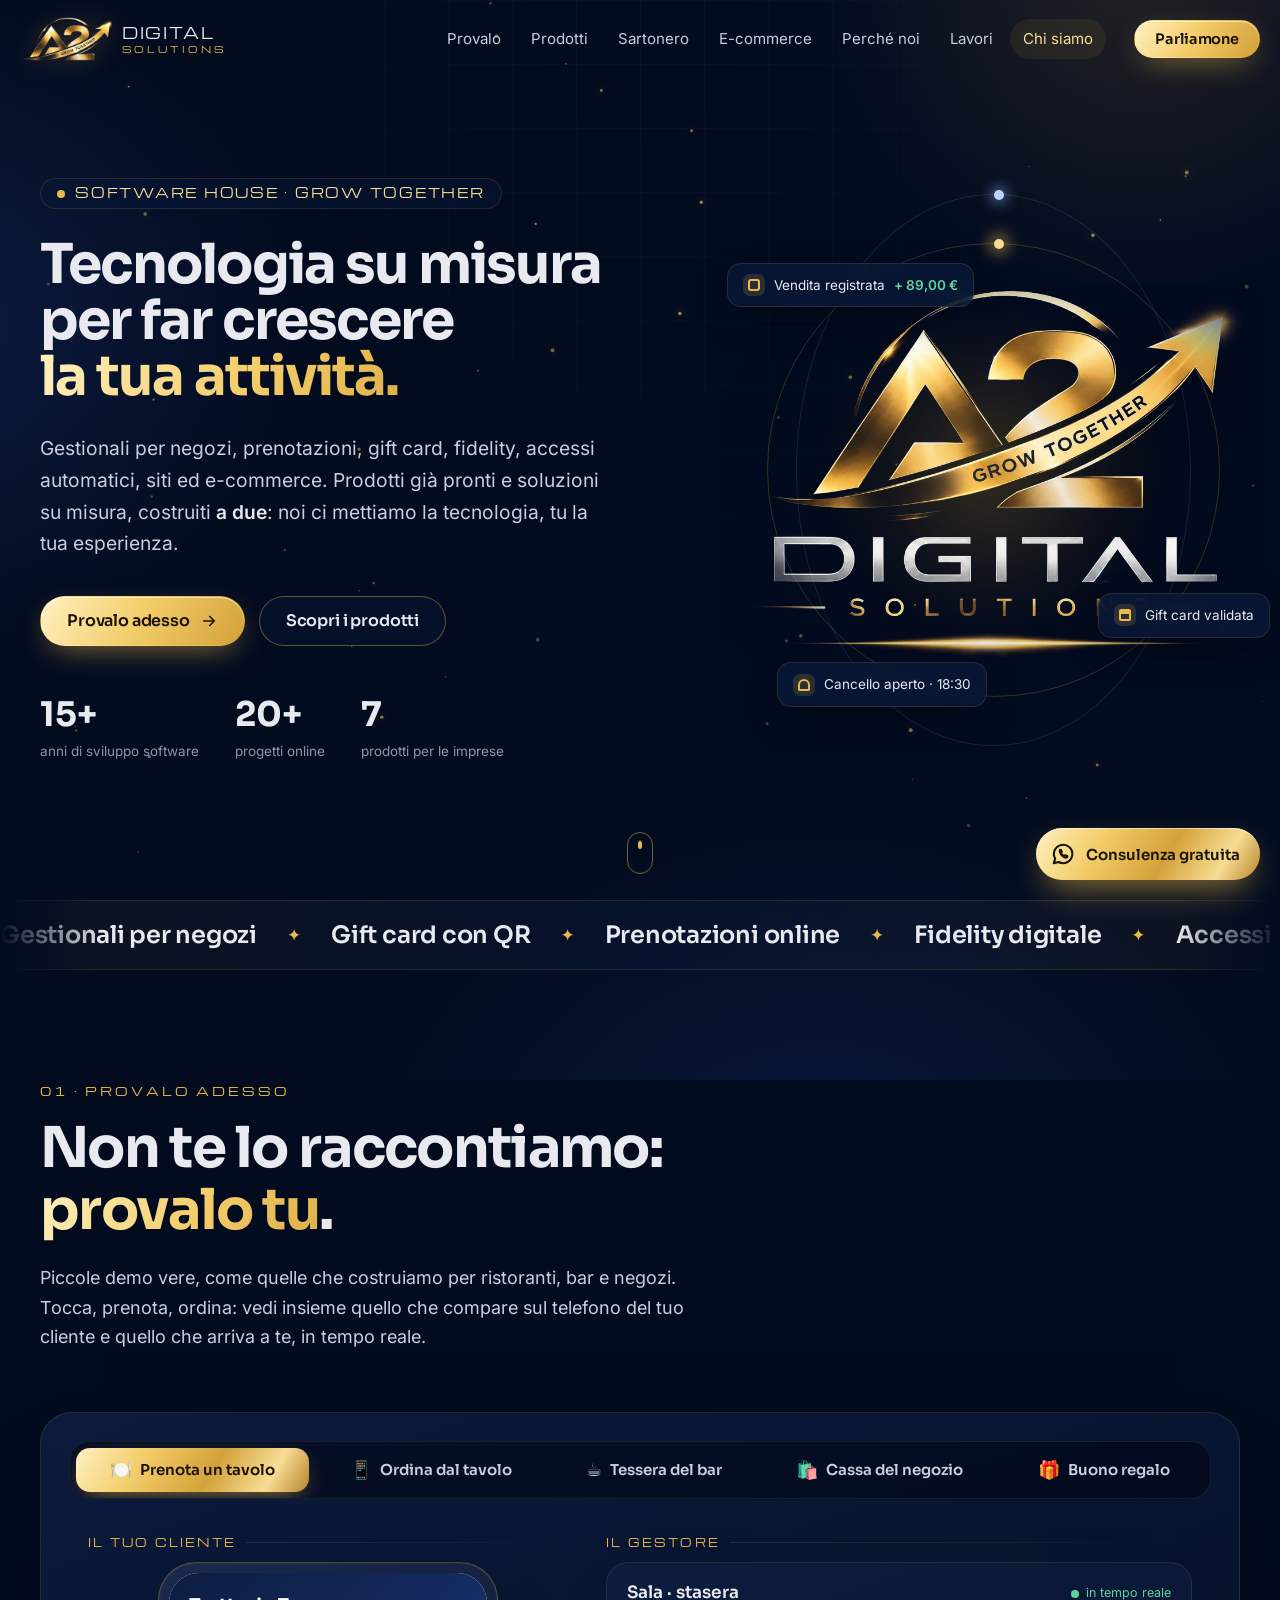
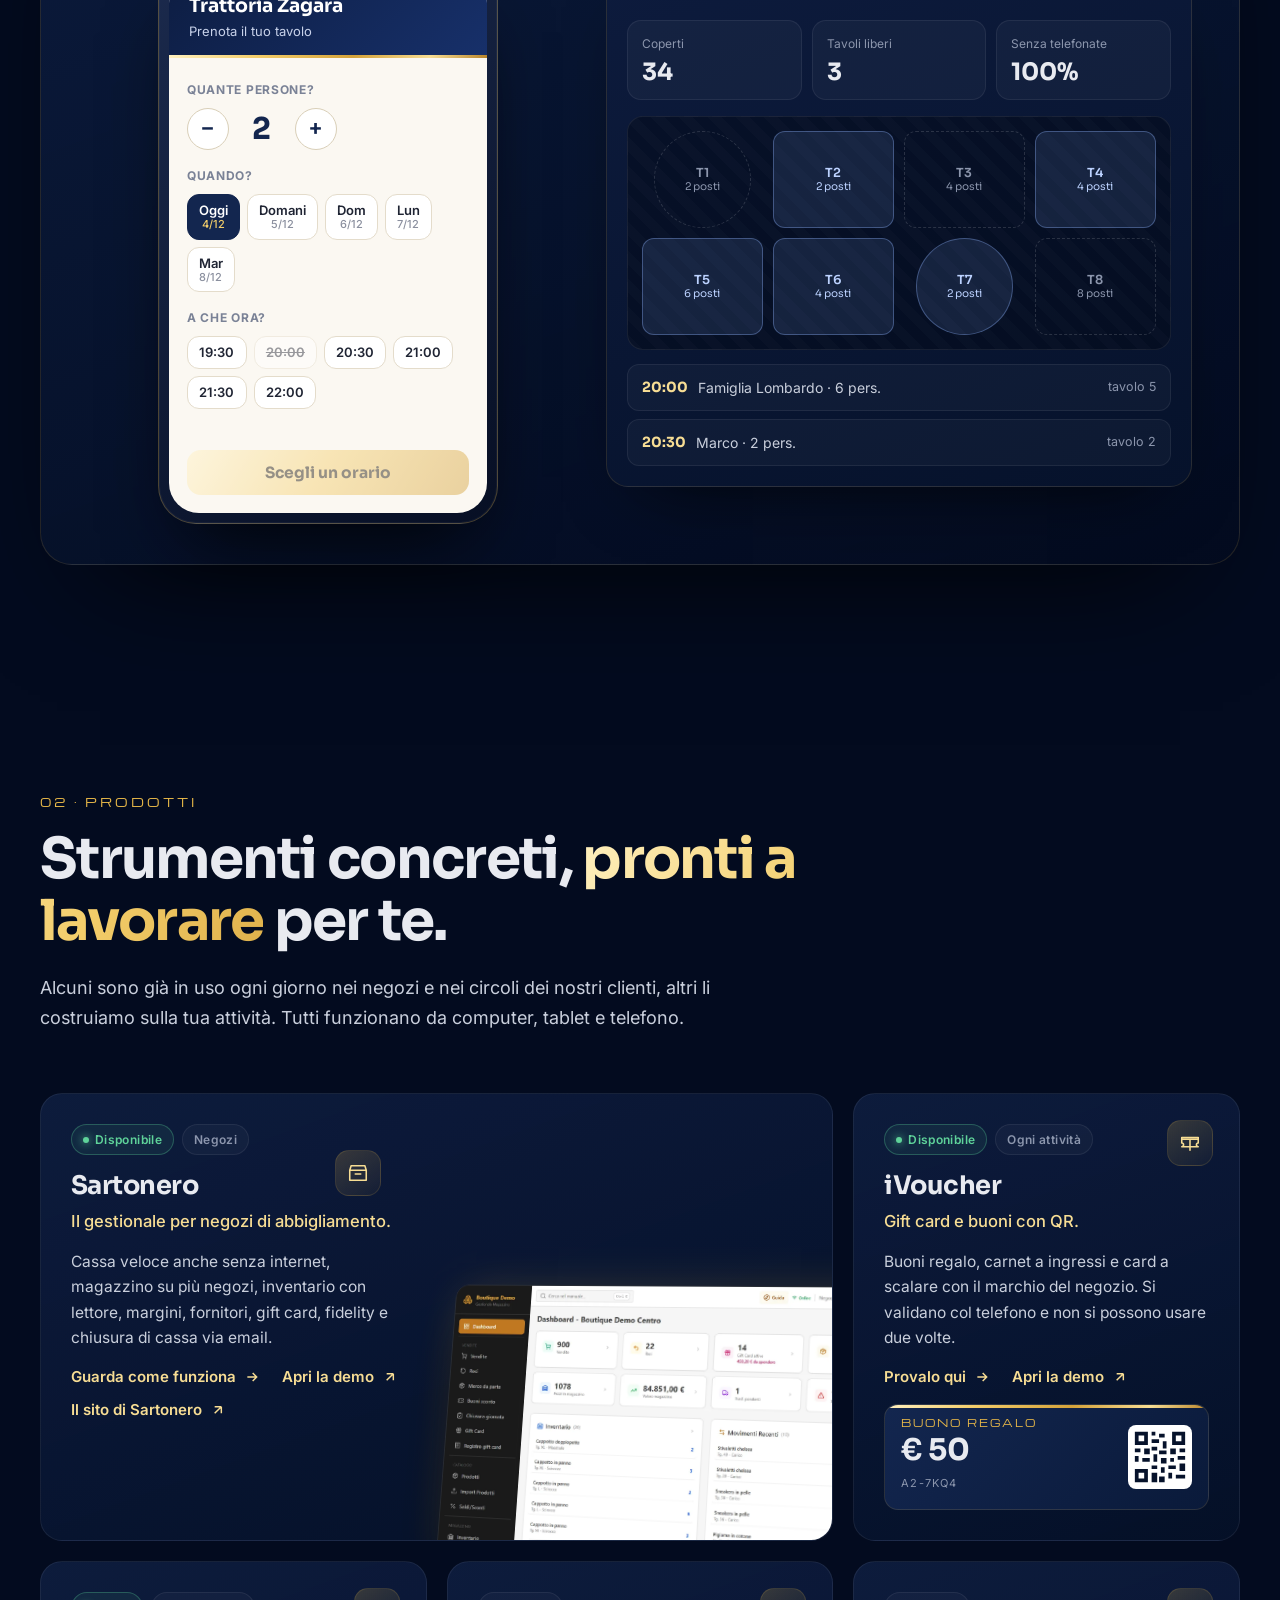
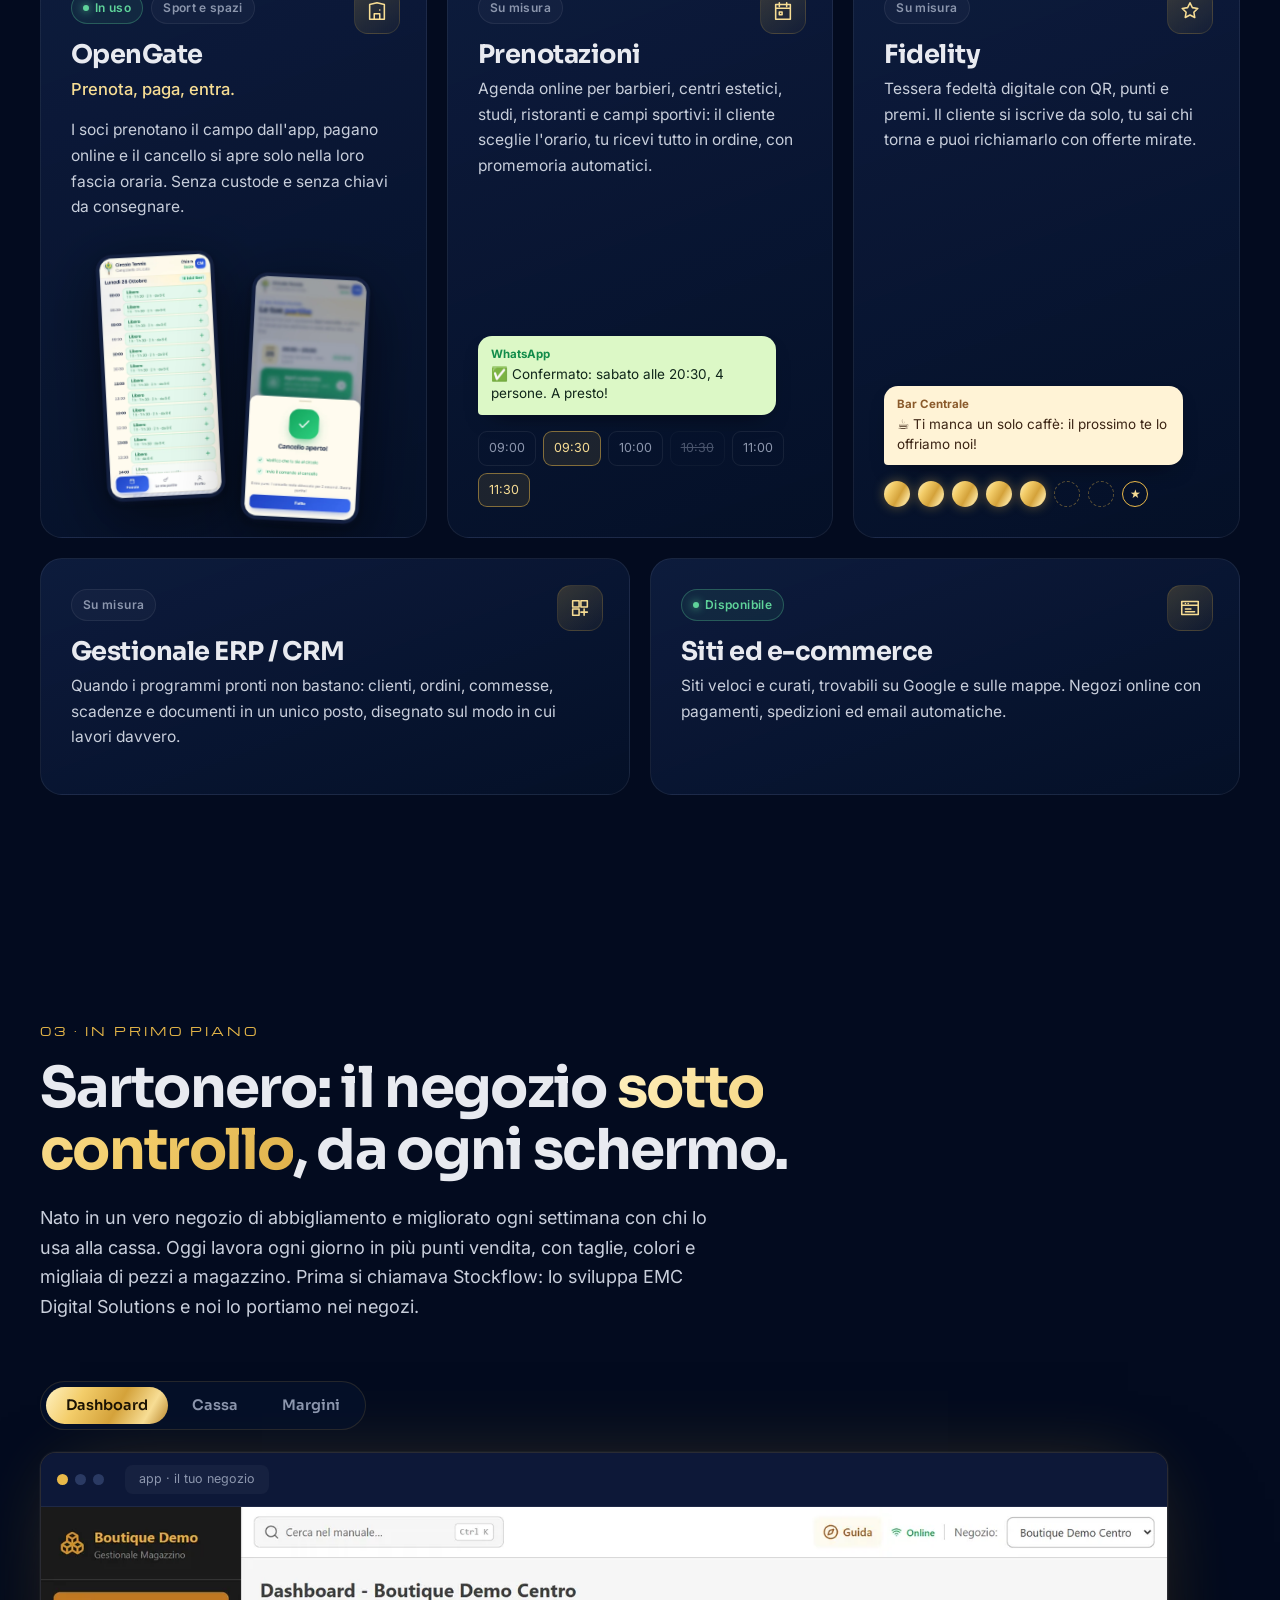
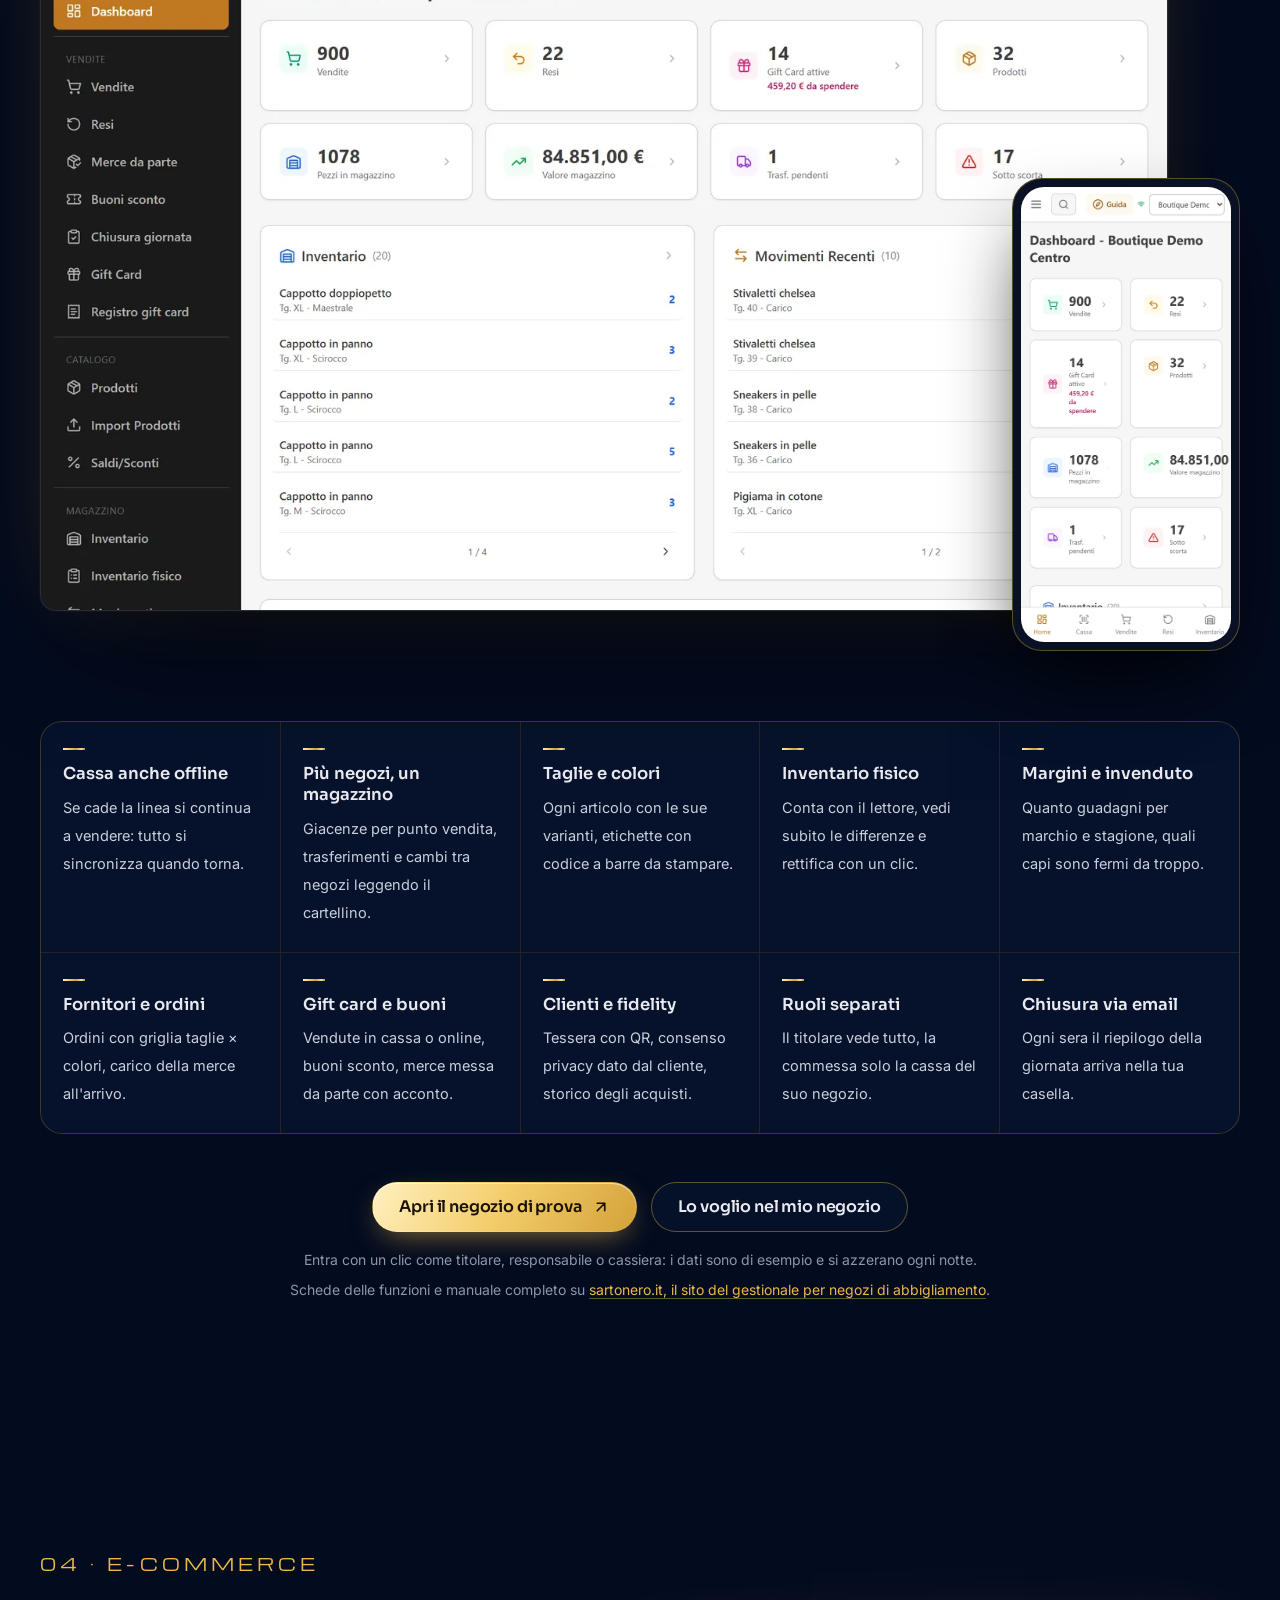
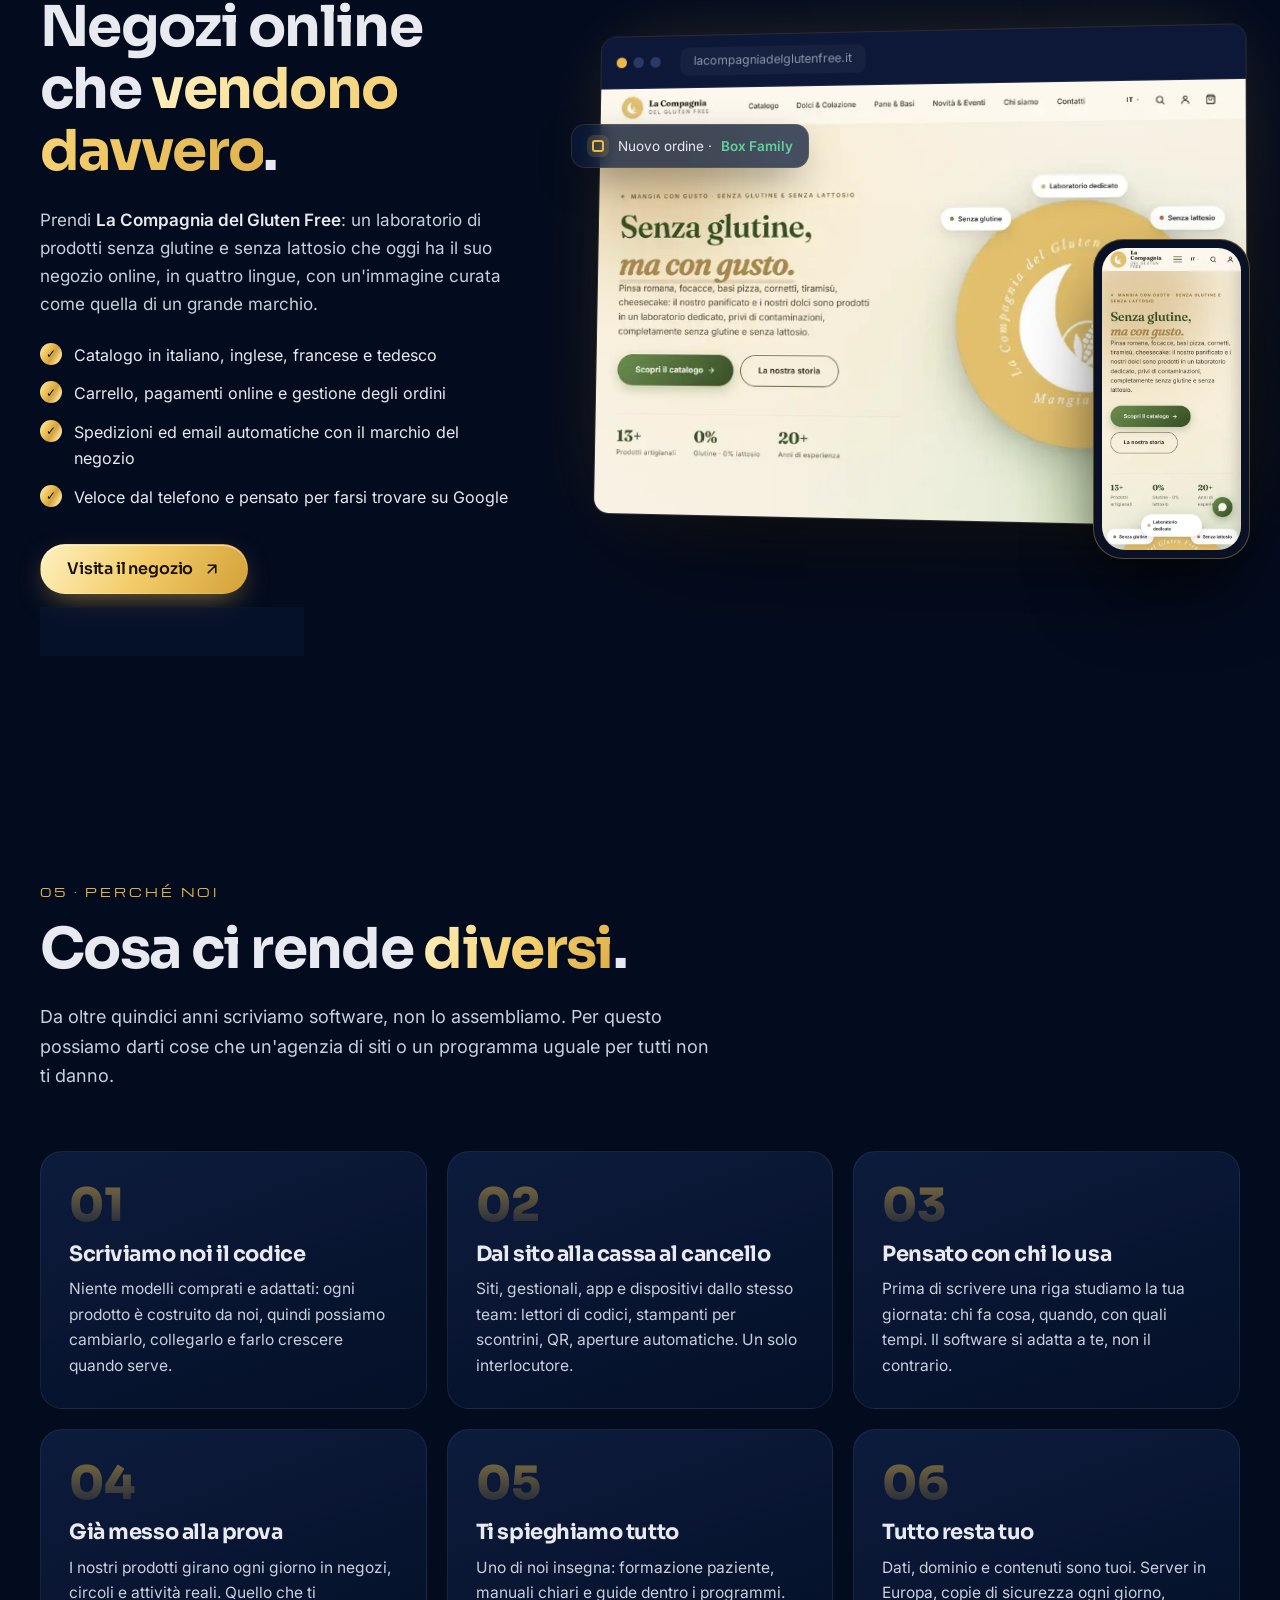
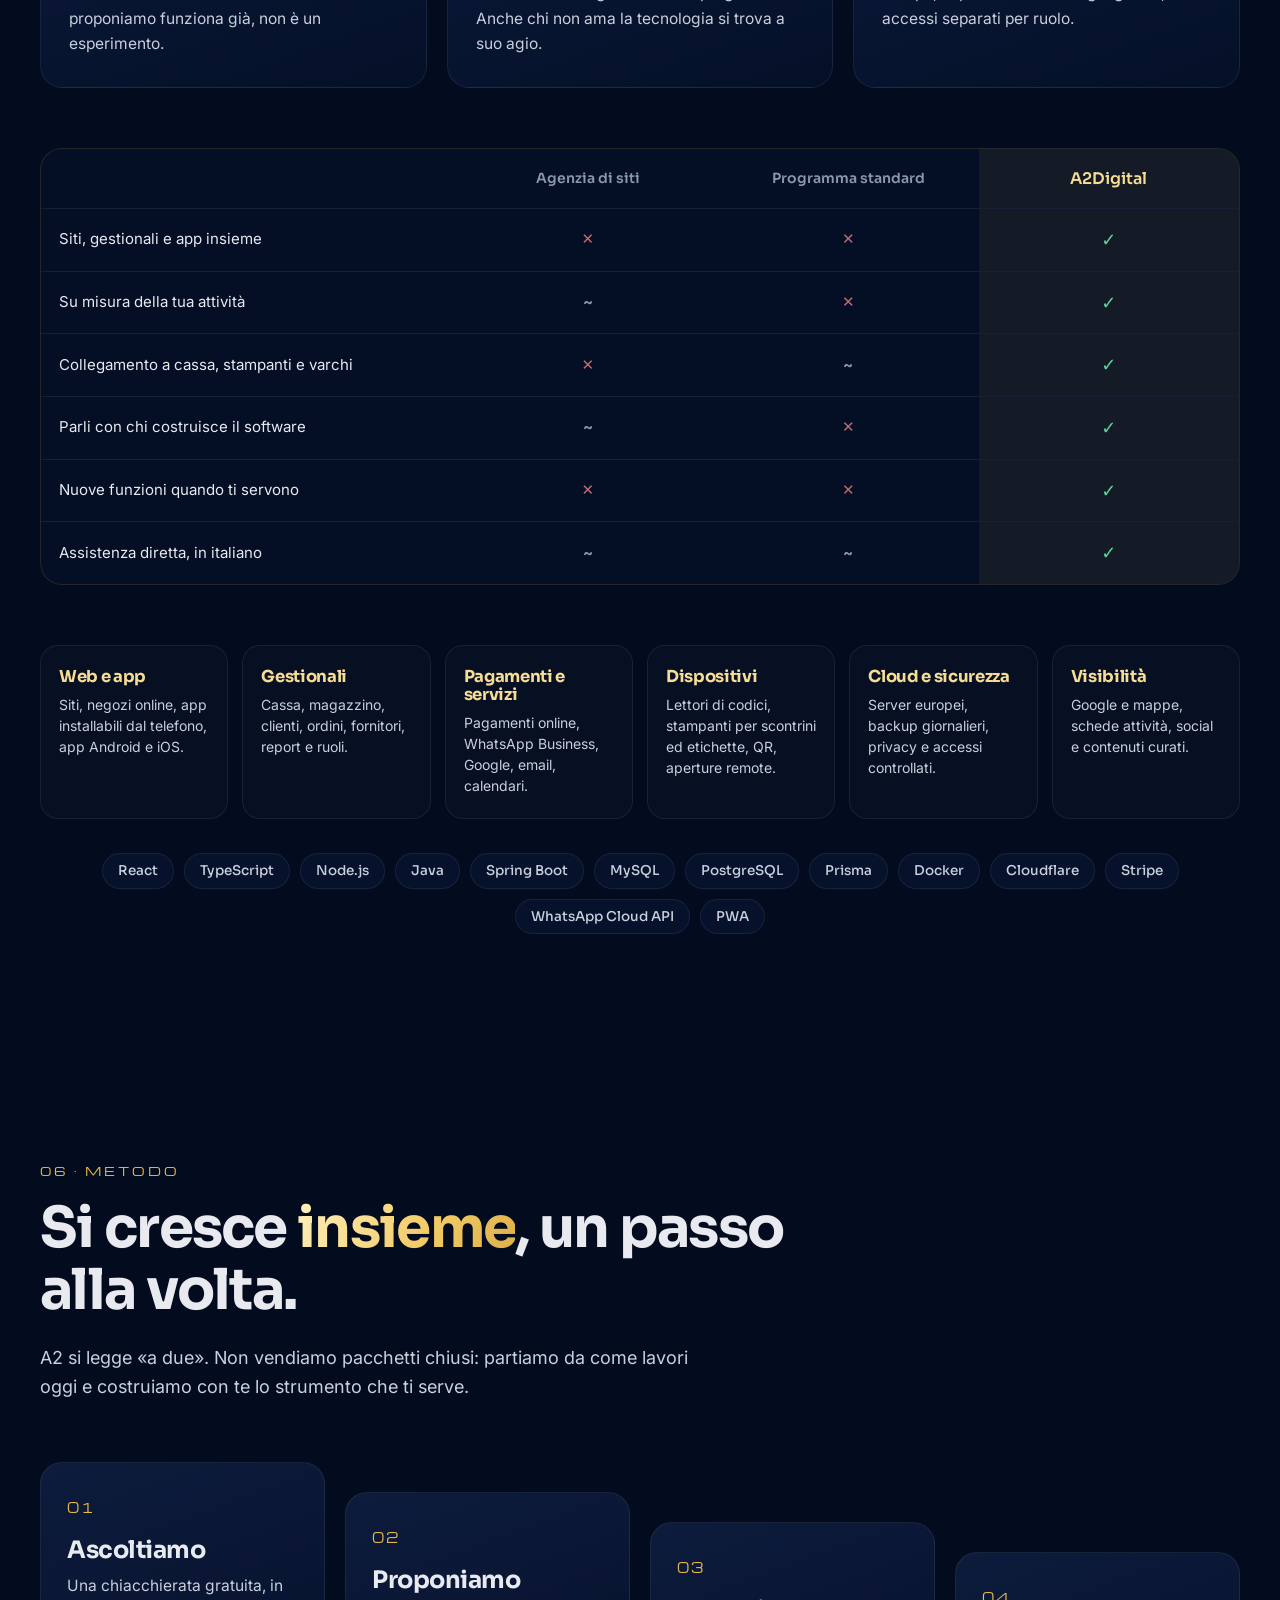
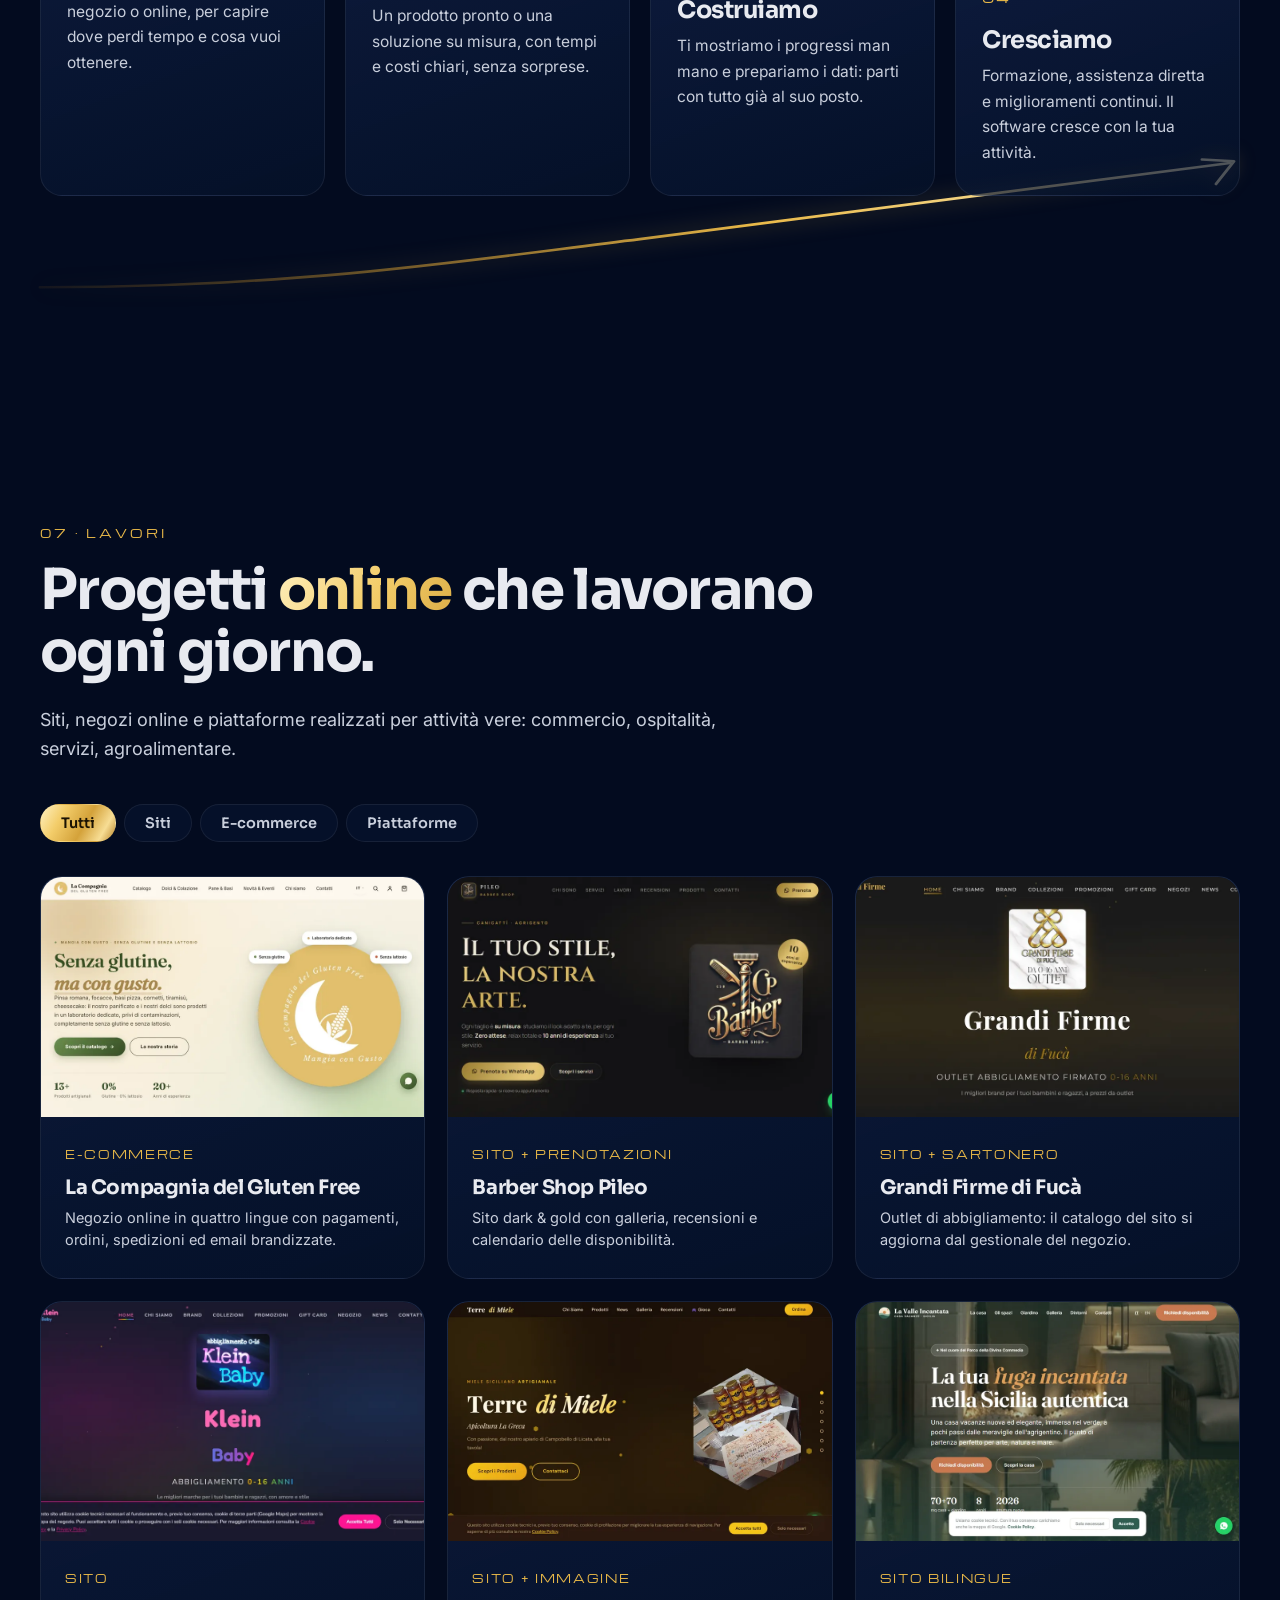
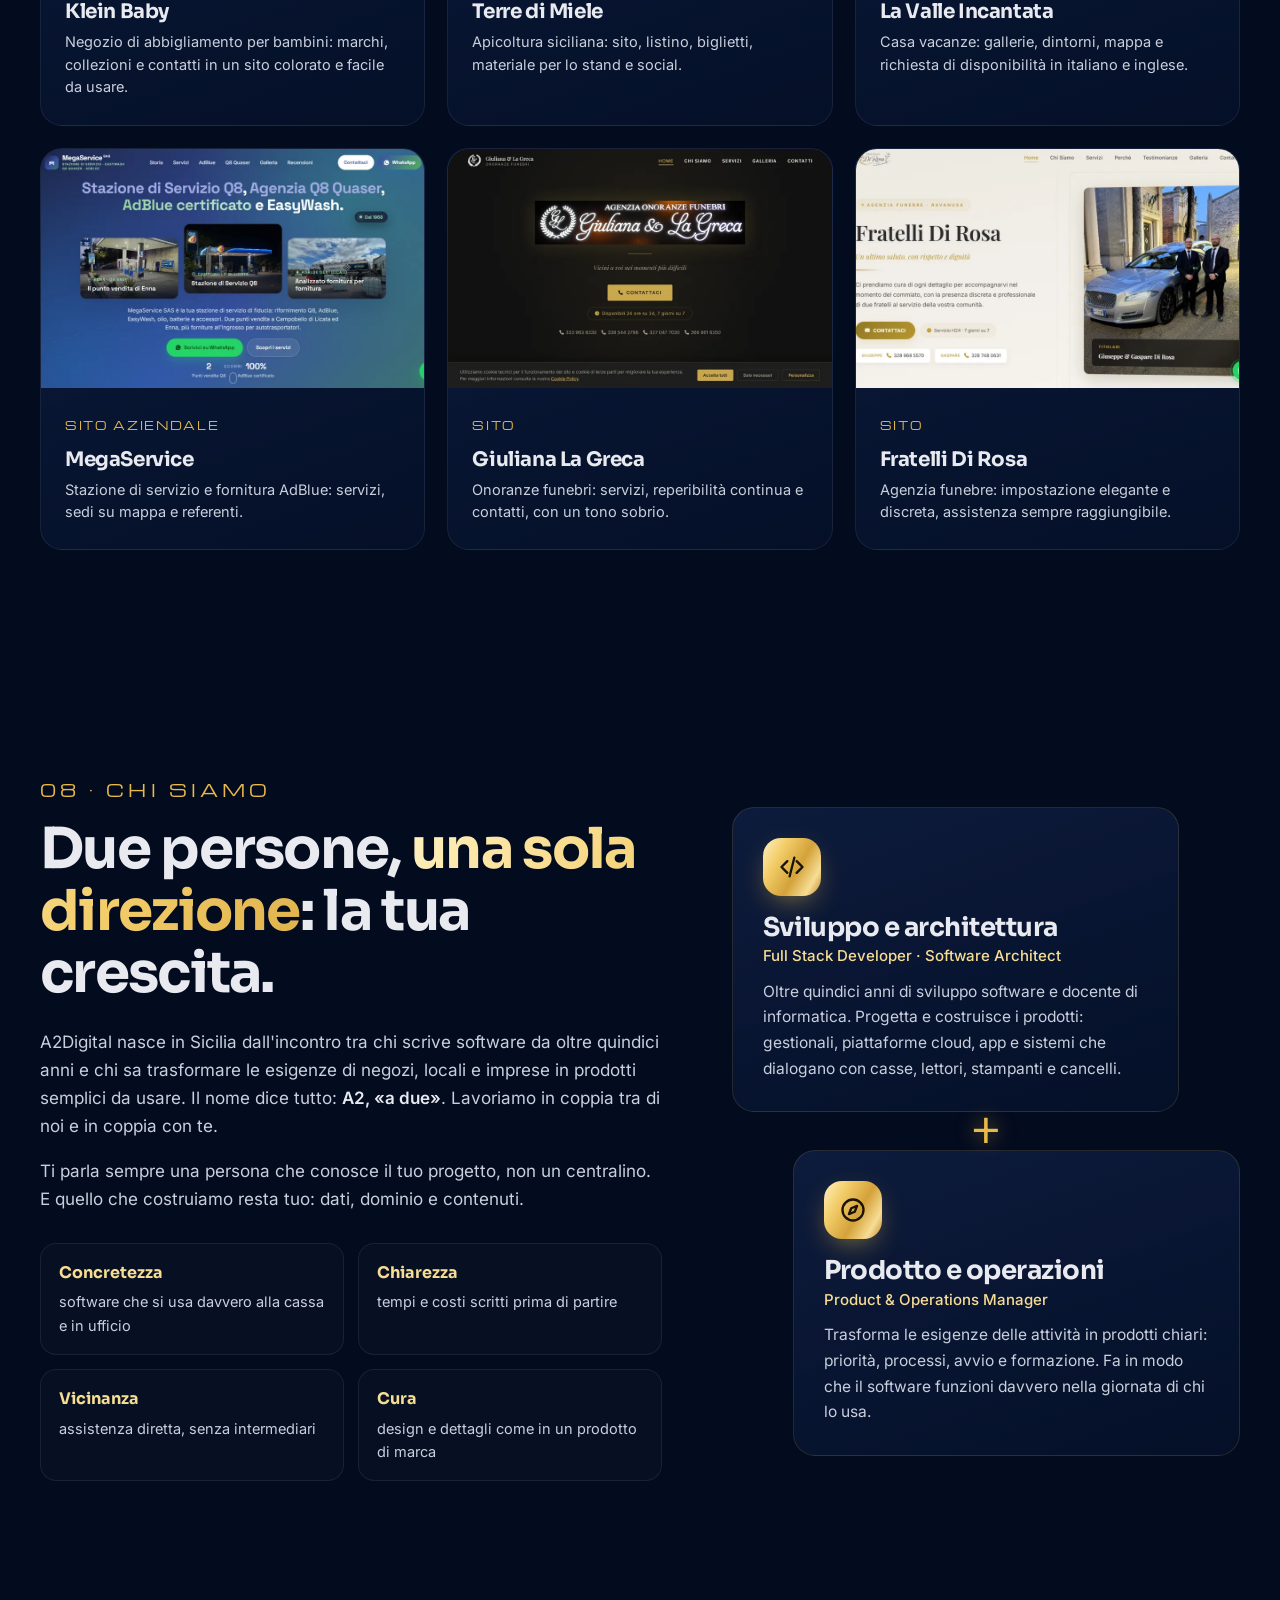
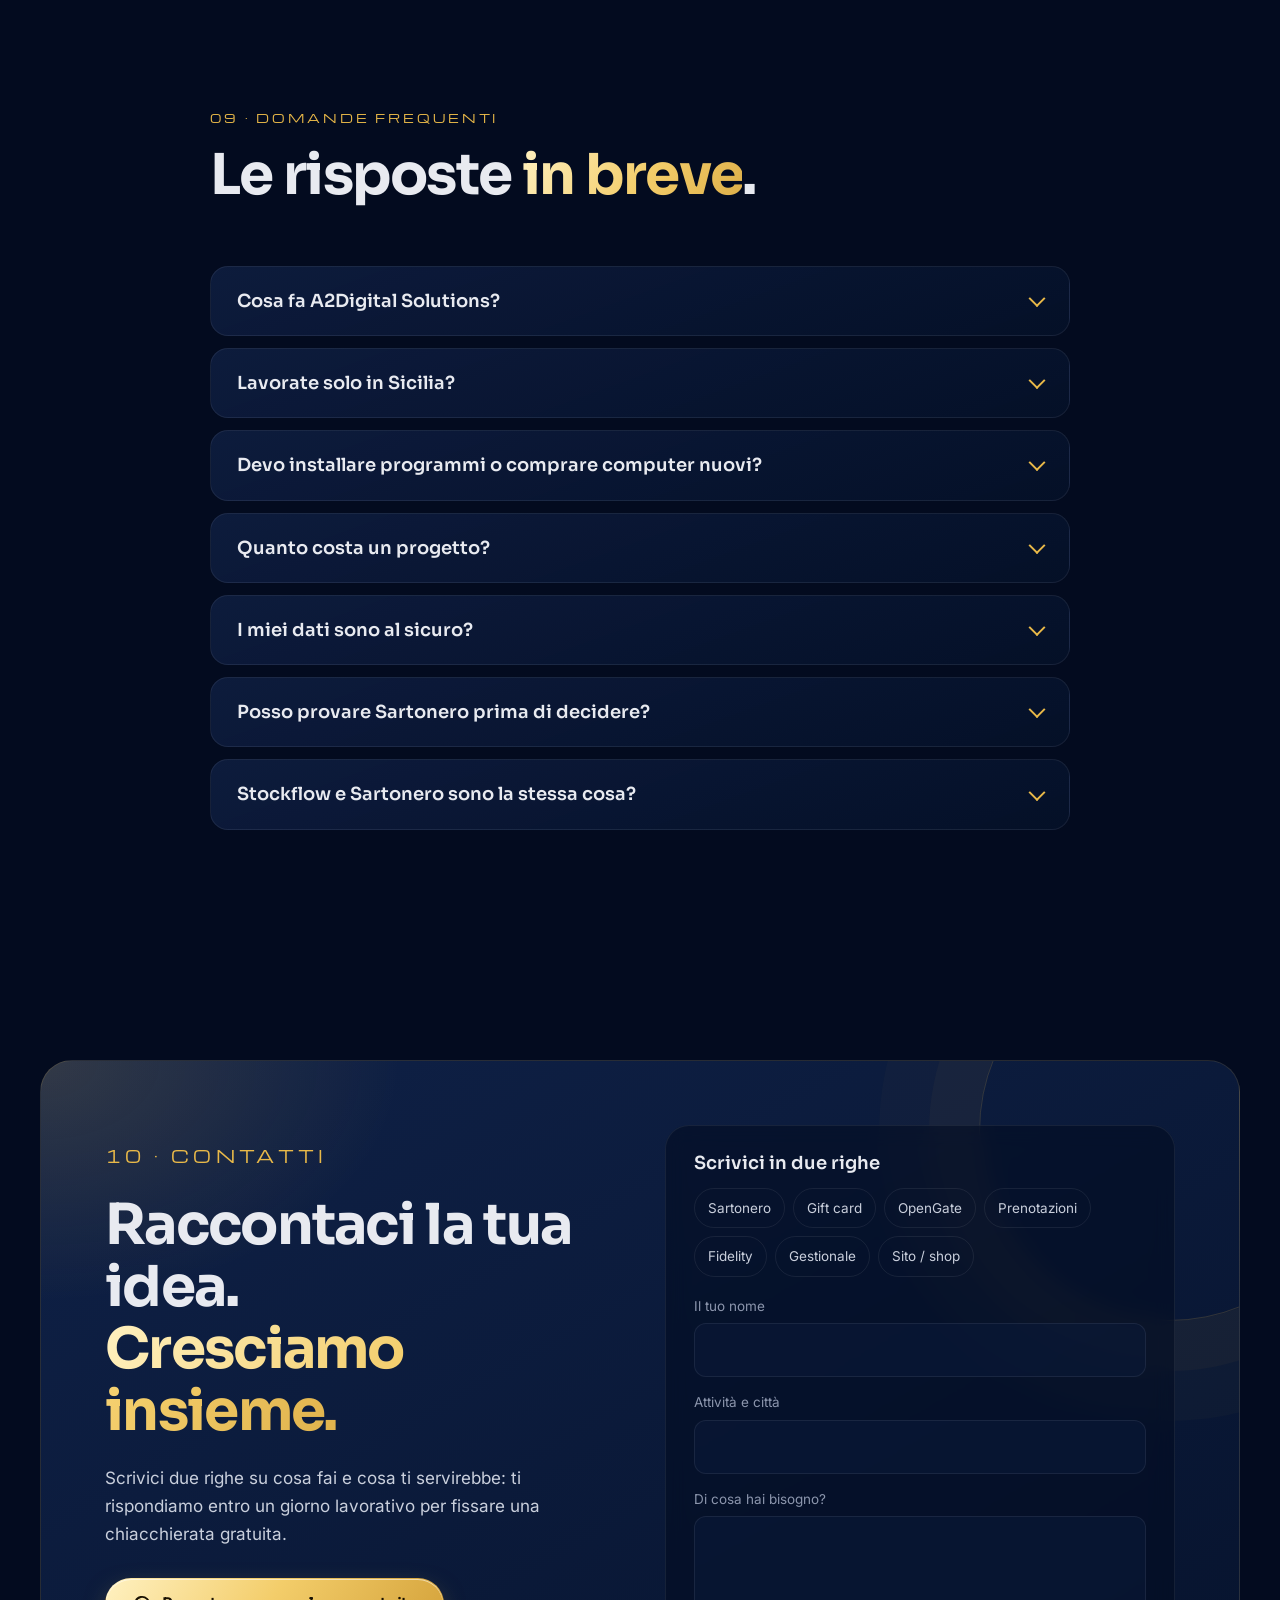
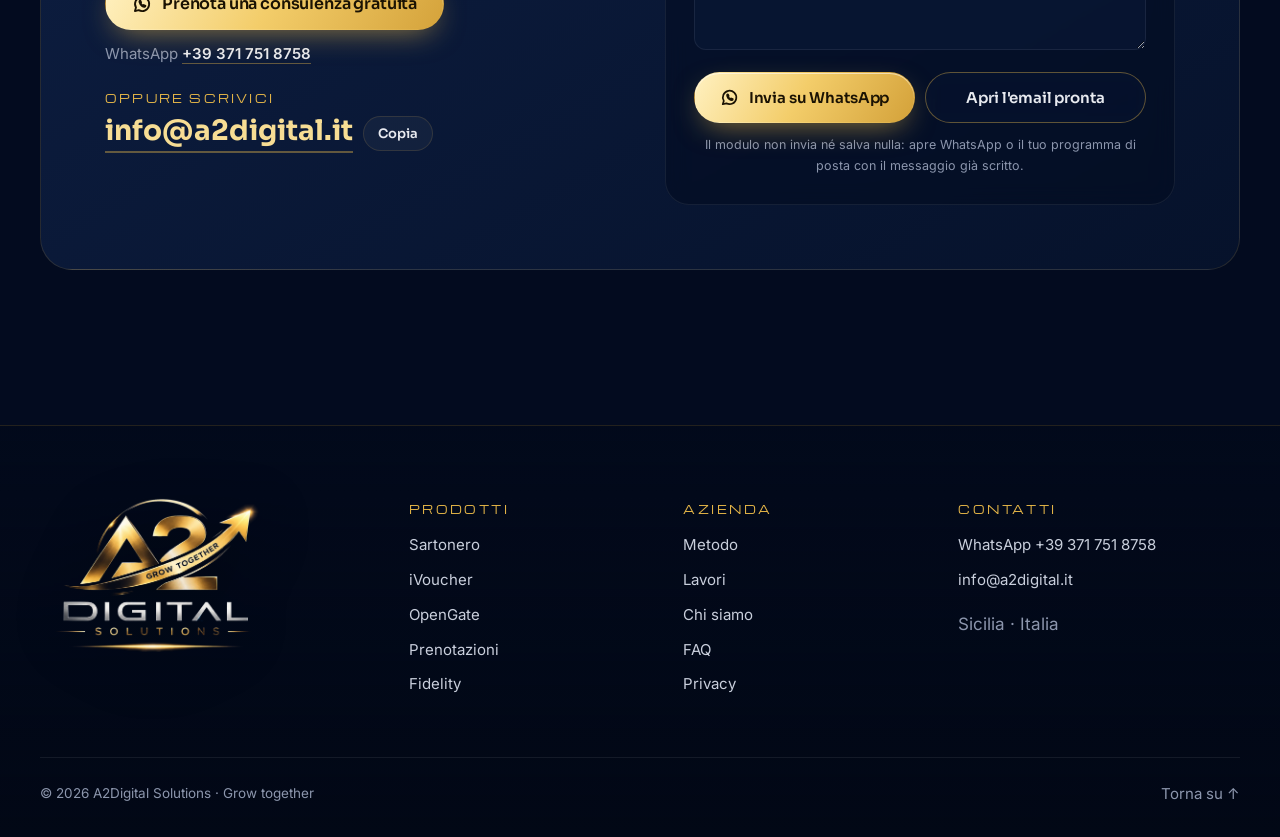
<file: index.html>
<!DOCTYPE html>
<html lang="it">
<head>
<meta charset="utf-8">
<meta name="viewport" content="width=device-width, initial-scale=1">
<title>A2Digital Solutions · Software, gestionali e siti per far crescere la tua attività</title>
<meta name="description" content="A2Digital Solutions crea gestionali per negozi, prenotazioni, gift card, fidelity, accessi automatici, siti ed e-commerce per le piccole e medie imprese. Grow together: cresciamo insieme.">
<meta name="keywords" content="gestionale negozio, software per negozi, ERP retail, gift card digitali, prenotazioni online, fidelity card digitale, controllo accessi QR, sito web, e-commerce, software su misura, Sicilia">
<meta name="author" content="A2Digital Solutions">
<meta name="robots" content="index, follow, max-image-preview:large">
<meta name="theme-color" content="#030b1f">
<link rel="canonical" href="https://www.a2digital.it/">
<link rel="icon" href="favicon.svg" type="image/svg+xml">
<link rel="icon" href="favicon-32.png" sizes="32x32" type="image/png">
<link rel="apple-touch-icon" href="apple-touch-icon.png">
<link rel="manifest" href="site.webmanifest">

<meta property="og:type" content="website">
<meta property="og:locale" content="it_IT">
<meta property="og:site_name" content="A2Digital Solutions">
<meta property="og:title" content="A2Digital Solutions · Grow together">
<meta property="og:description" content="Gestionali, prenotazioni, gift card, fidelity, accessi automatici, siti ed e-commerce. Tecnologia concreta per far crescere la tua attività.">
<meta property="og:url" content="https://www.a2digital.it/">
<meta property="og:image" content="https://www.a2digital.it/og-image.jpg">
<meta property="og:image:width" content="1200">
<meta property="og:image:height" content="630">
<meta name="twitter:card" content="summary_large_image">
<meta name="twitter:title" content="A2Digital Solutions · Grow together">
<meta name="twitter:description" content="Gestionali, prenotazioni, gift card, fidelity, accessi automatici, siti ed e-commerce.">
<meta name="twitter:image" content="https://www.a2digital.it/og-image.jpg">
<meta name="geo.region" content="IT-82">
<meta name="geo.placename" content="Sicilia">

<link rel="preload" href="assets/fonts/sora-latin-wght-normal.woff2" as="font" type="font/woff2" crossorigin>
<link rel="preload" href="assets/fonts/inter-latin-wght-normal.woff2" as="font" type="font/woff2" crossorigin>
<link rel="stylesheet" href="assets/css/style.css">

<script type="application/ld+json">
{
  "@context": "https://schema.org",
  "@graph": [
    {
      "@type": "Organization",
      "@id": "https://www.a2digital.it/#org",
      "name": "A2Digital Solutions",
      "alternateName": ["A2Digital", "A2 Digital Solutions"],
      "slogan": "Grow together",
      "url": "https://www.a2digital.it/",
      "logo": "https://www.a2digital.it/icon-512.png",
      "email": "info@a2digital.it",
      "telephone": "+39 371 751 8758",
      "description": "Software house che sviluppa gestionali per negozi, prenotazioni online, gift card, fidelity, controllo accessi, siti ed e-commerce per piccole e medie imprese.",
      "areaServed": [{"@type": "Country", "name": "Italia"}],
      "address": {"@type": "PostalAddress", "addressRegion": "Sicilia", "addressCountry": "IT"},
      "contactPoint": {"@type": "ContactPoint", "contactType": "sales", "email": "info@a2digital.it", "telephone": "+39 371 751 8758", "url": "https://wa.me/393717518758?text=Ciao%20A2Digital!%20Vorrei%20prenotare%20una%20consulenza%20gratuita.", "availableLanguage": ["Italian", "English"]},
      "knowsAbout": ["Gestionali per negozi", "ERP", "CRM", "E-commerce", "Prenotazioni online", "Gift card digitali", "Programmi fedeltà", "Controllo accessi", "Sviluppo web"]
    },
    {
      "@type": "WebSite",
      "@id": "https://www.a2digital.it/#website",
      "url": "https://www.a2digital.it/",
      "name": "A2Digital Solutions",
      "inLanguage": "it-IT",
      "publisher": {"@id": "https://www.a2digital.it/#org"}
    },
    {
      "@type": "ItemList",
      "name": "Prodotti A2Digital",
      "itemListElement": [
        {"@type": "ListItem", "position": 1, "item": {"@type": "SoftwareApplication", "name": "Sartonero", "alternateName": "Stockflow", "url": "https://sartonero.it/", "applicationCategory": "BusinessApplication", "applicationSubCategory": "Gestionale per negozi di abbigliamento", "operatingSystem": "Web, Android, iOS", "description": "Gestionale per negozi di abbigliamento: cassa che funziona anche senza linea, magazzino per taglie e colori su più negozi, inventario, margini, fornitori, gift card e fidelity.", "creator": {"@type": "Organization", "name": "EMC Digital Solutions", "url": "https://www.emcdigitalsolutions.it/"}}},
        {"@type": "ListItem", "position": 2, "item": {"@type": "SoftwareApplication", "name": "iVoucher", "applicationCategory": "BusinessApplication", "operatingSystem": "Web", "description": "Gift card, carnet e buoni digitali con QR, validati dal telefono e impossibili da usare due volte."}},
        {"@type": "ListItem", "position": 3, "item": {"@type": "SoftwareApplication", "name": "OpenGate", "applicationCategory": "BusinessApplication", "operatingSystem": "Web", "description": "Prenotazione e pagamento di campi e spazi con apertura automatica del cancello solo nella fascia prenotata."}},
        {"@type": "ListItem", "position": 4, "item": {"@type": "Service", "name": "Prenotazioni online", "description": "Agenda e prenotazioni per barbieri, centri estetici, studi, ristoranti e strutture sportive."}},
        {"@type": "ListItem", "position": 5, "item": {"@type": "Service", "name": "Fidelity digitale", "description": "Tessera fedeltà con QR, punti, premi e messaggi ai clienti."}},
        {"@type": "ListItem", "position": 6, "item": {"@type": "Service", "name": "Gestionale su misura (ERP/CRM)", "description": "Software gestionale costruito sui processi dell'azienda."}},
        {"@type": "ListItem", "position": 7, "item": {"@type": "Service", "name": "Siti web ed e-commerce", "description": "Siti veloci, curati e trovabili su Google, negozi online con pagamenti e spedizioni."}}
      ]
    },
    {
      "@type": "FAQPage",
      "mainEntity": [
        {"@type": "Question", "name": "Cosa fa A2Digital Solutions?", "acceptedAnswer": {"@type": "Answer", "text": "Sviluppiamo software per piccole e medie imprese: gestionali per negozi, prenotazioni online, gift card e fidelity digitali, controllo accessi, gestionali su misura, siti web ed e-commerce."}},
        {"@type": "Question", "name": "Lavorate solo in Sicilia?", "acceptedAnswer": {"@type": "Answer", "text": "Siamo in Sicilia ma lavoriamo con attività in tutta Italia: i nostri prodotti funzionano online e l'assistenza avviene a distanza."}},
        {"@type": "Question", "name": "Devo installare programmi o comprare computer nuovi?", "acceptedAnswer": {"@type": "Answer", "text": "No. I nostri prodotti funzionano dal browser di computer, tablet e telefono. Per la cassa si possono collegare lettori di codici a barre e stampanti per scontrini."}},
        {"@type": "Question", "name": "Quanto costa un progetto?", "acceptedAnswer": {"@type": "Answer", "text": "Dipende da cosa serve: i prodotti pronti hanno un canone mensile, i progetti su misura un preventivo dopo una prima chiacchierata gratuita. Prenota la consulenza gratuita su WhatsApp al +39 371 751 8758 o scrivi a info@a2digital.it."}},
        {"@type": "Question", "name": "I miei dati sono al sicuro?", "acceptedAnswer": {"@type": "Answer", "text": "Sì: server in Europa, connessioni cifrate, backup quotidiani e accessi separati per ogni ruolo. I dati restano di proprietà del cliente."}},
        {"@type": "Question", "name": "Posso provare Sartonero prima di decidere?", "acceptedAnswer": {"@type": "Answer", "text": "Sì: c'è un negozio di prova completo con dati di esempio su https://demo.sartonero.it/login. Si entra con un clic e si può fare anche una vendita. Funzioni e manuale sono su https://sartonero.it/."}},
        {"@type": "Question", "name": "Stockflow e Sartonero sono la stessa cosa?", "acceptedAnswer": {"@type": "Answer", "text": "Sì. Il gestionale che presentavamo come Stockflow oggi si chiama Sartonero e ha un sito suo, https://sartonero.it/. Chi lo usa già non deve cambiare nulla."}}
      ]
    }
  ]
}
</script>
</head>
<body>
<a class="skip" href="#main">Vai al contenuto</a>
<div class="progress" aria-hidden="true"><span id="progress"></span></div>
<canvas id="dust" aria-hidden="true"></canvas>
<div class="bg-glow" aria-hidden="true"></div>
<div class="bg-grid" aria-hidden="true"></div>

<header class="nav" id="nav">
  <div class="nav-inner">
    <a href="#top" class="brand" aria-label="A2Digital Solutions, torna in cima">
      <img src="assets/img/emblema-a2.webp" alt="" width="240" height="116" class="brand-mark">
      <span class="brand-text"><b>DIGITAL</b><i>SOLUTIONS</i></span>
    </a>
    <nav class="nav-links" aria-label="Navigazione principale">
      <a href="#laboratorio">Provalo</a>
      <a href="#prodotti">Prodotti</a>
      <a href="#sartonero">Sartonero</a>
      <a href="#ecommerce">E-commerce</a>
      <a href="#perche-noi">Perché noi</a>
      <a href="#portfolio">Lavori</a>
      <a href="#chi-siamo">Chi siamo</a>
    </nav>
    <a href="#contatti" class="btn btn-gold btn-sm nav-cta" data-magnetic>Parliamone</a>
    <button class="burger" id="burger" aria-label="Apri il menu" aria-expanded="false" aria-controls="mnav"><span></span><span></span></button>
  </div>
  <nav class="mnav" id="mnav" aria-label="Menu mobile">
    <a href="#laboratorio">Provalo</a>
    <a href="#prodotti">Prodotti</a>
    <a href="#sartonero">Sartonero</a>
    <a href="#ecommerce">E-commerce</a>
    <a href="#perche-noi">Perché noi</a>
    <a href="#portfolio">Lavori</a>
    <a href="#chi-siamo">Chi siamo</a>
    <a href="#faq">FAQ</a>
    <a href="#contatti" class="btn btn-gold">Parliamone</a>
  </nav>
</header>

<main id="main">

<!-- HERO -->
<section class="hero" id="top">
  <div class="wrap hero-grid">
    <div class="hero-copy">
      <p class="eyebrow reveal"><span class="dot"></span> Software house · Grow together</p>
      <h1 class="reveal">
        <span class="line">Tecnologia su misura</span>
        <span class="line">per far crescere</span>
        <span class="line"><em class="gold-text">la tua attività.</em></span>
      </h1>
      <p class="lead reveal">Gestionali per negozi, prenotazioni, gift card, fidelity, accessi automatici, siti ed e-commerce. Prodotti già pronti e soluzioni su misura, costruiti <strong>a due</strong>: noi ci mettiamo la tecnologia, tu la tua esperienza.</p>
      <div class="hero-cta reveal">
        <a href="#laboratorio" class="btn btn-gold" data-magnetic>Provalo adesso <svg viewBox="0 0 24 24" aria-hidden="true"><path d="M5 12h14M13 6l6 6-6 6"/></svg></a>
        <a href="#prodotti" class="btn btn-ghost" data-magnetic>Scopri i prodotti</a>
      </div>
      <ul class="hero-proof reveal" aria-label="In breve">
        <li><b data-count="15" data-suffix="+">15+</b><span>anni di sviluppo software</span></li>
        <li><b data-count="20" data-suffix="+">20+</b><span>progetti online</span></li>
        <li><b data-count="7">7</b><span>prodotti per le imprese</span></li>
      </ul>
    </div>
    <div class="hero-art reveal" aria-hidden="true">
      <div class="orbit o1"></div>
      <div class="orbit o2"></div>
      <div class="halo"></div>
      <img src="assets/img/logo-a2digital.webp" alt="" width="960" height="651" class="hero-logo" fetchpriority="high">
      <div class="chip c1"><i class="ic ic-cart"></i> Vendita registrata <b>+ 89,00 €</b></div>
      <div class="chip c2"><i class="ic ic-gift"></i> Gift card validata</div>
      <div class="chip c3"><i class="ic ic-gate"></i> Cancello aperto · 18:30</div>
    </div>
  </div>
  <a href="#laboratorio" class="scroll-cue" aria-label="Scorri alle demo"><span></span></a>
</section>

<!-- MARQUEE -->
<div class="marquee" aria-hidden="true">
  <div class="marquee-track">
    <span>Gestionali per negozi</span><i>✦</i><span>Gift card con QR</span><i>✦</i><span>Prenotazioni online</span><i>✦</i><span>Fidelity digitale</span><i>✦</i><span>Accessi automatici</span><i>✦</i><span>Siti web</span><i>✦</i><span>E-commerce</span><i>✦</i><span>ERP e CRM su misura</span><i>✦</i><span>Ordini via WhatsApp</span><i>✦</i>
    <span>Gestionali per negozi</span><i>✦</i><span>Gift card con QR</span><i>✦</i><span>Prenotazioni online</span><i>✦</i><span>Fidelity digitale</span><i>✦</i><span>Accessi automatici</span><i>✦</i><span>Siti web</span><i>✦</i><span>E-commerce</span><i>✦</i><span>ERP e CRM su misura</span><i>✦</i><span>Ordini via WhatsApp</span><i>✦</i>
  </div>
</div>

<!-- LABORATORIO -->
<section class="section" id="laboratorio">
  <div class="wrap">
    <header class="sec-head reveal">
      <p class="kicker">01 · Provalo adesso</p>
      <h2>Non te lo raccontiamo: <span class="gold-text">provalo tu</span>.</h2>
      <p class="sec-sub">Piccole demo vere, come quelle che costruiamo per ristoranti, bar e negozi. Tocca, prenota, ordina: vedi insieme quello che compare sul telefono del tuo cliente e quello che arriva a te, in tempo reale.</p>
    </header>

    <div class="lab reveal">
      <div class="lab-tabs" role="tablist" aria-label="Scegli una demo">
        <button role="tab" id="t-book" aria-controls="lab-book" aria-selected="true"><span>🍽️</span>Prenota un tavolo</button>
        <button role="tab" id="t-order" aria-controls="lab-order" aria-selected="false" tabindex="-1"><span>📱</span>Ordina dal tavolo</button>
        <button role="tab" id="t-fid" aria-controls="lab-fid" aria-selected="false" tabindex="-1"><span>☕</span>Tessera del bar</button>
        <button role="tab" id="t-pos" aria-controls="lab-pos" aria-selected="false" tabindex="-1"><span>🛍️</span>Cassa del negozio</button>
        <button role="tab" id="t-gift" aria-controls="lab-gift" aria-selected="false" tabindex="-1"><span>🎁</span>Buono regalo</button>
      </div>

      <!-- 1. PRENOTAZIONE TAVOLO -->
      <div class="lab-panel" id="lab-book" role="tabpanel" aria-labelledby="t-book">
        <div class="lab-side">
          <p class="lab-who">Il tuo cliente</p>
          <div class="device">
            <div class="app">
              <div class="app-head"><b>Trattoria Zagara</b><small>Prenota il tuo tavolo</small></div>
              <div class="app-body">
                <p class="app-label">Quante persone?</p>
                <div class="stepper"><button type="button" data-bk="minus" aria-label="Una persona in meno">−</button><output id="bkPeople">2</output><button type="button" data-bk="plus" aria-label="Una persona in più">+</button></div>
                <p class="app-label">Quando?</p>
                <div class="pills" id="bkDays"></div>
                <p class="app-label">A che ora?</p>
                <div class="pills times" id="bkTimes"></div>
                <button type="button" class="app-btn" id="bkGo" disabled>Scegli un orario</button>
              </div>
              <div class="app-done" id="bkDone" hidden>
                <div class="check"><svg viewBox="0 0 52 52"><circle cx="26" cy="26" r="24"/><path d="M15 27l7 7 15-16"/></svg></div>
                <b>Tavolo prenotato!</b>
                <p id="bkSummary"></p>
                <small>Conferma e promemoria in arrivo su WhatsApp</small>
                <button type="button" class="app-btn ghost" id="bkAgain">Nuova prenotazione</button>
              </div>
            </div>
          </div>
        </div>
        <div class="lab-side biz">
          <p class="lab-who">Il gestore</p>
          <div class="dash">
            <div class="dash-head"><b>Sala · <span id="bkDayLabel">stasera</span></b><span class="live"><i></i>in tempo reale</span></div>
            <div class="kpis"><div><small>Coperti</small><b id="bkCovers">34</b></div><div><small>Tavoli liberi</small><b id="bkFree">3</b></div><div><small>Senza telefonate</small><b>100%</b></div></div>
            <div class="floor" id="bkFloor" aria-hidden="true"></div>
            <ul class="feed" id="bkFeed">
              <li><b>20:00</b> Famiglia Lombardo · 6 pers. <em>tavolo 5</em></li>
              <li><b>20:30</b> Marco · 2 pers. <em>tavolo 2</em></li>
            </ul>
          </div>
        </div>
      </div>

      <!-- 2. ORDINE DAL TAVOLO -->
      <div class="lab-panel" id="lab-order" role="tabpanel" aria-labelledby="t-order" hidden>
        <div class="lab-side">
          <p class="lab-who">Il tuo cliente al tavolo 7</p>
          <div class="device">
            <div class="app">
              <div class="app-head"><b>Menu · Tavolo 7</b><small>Inquadra il QR sul tavolo e ordina</small></div>
              <div class="app-body">
                <label class="gf-toggle"><input type="checkbox" id="mnGf"><span></span>Mostra solo senza glutine</label>
                <ul class="menu" id="mnList"></ul>
              </div>
              <div class="cartbar"><span id="mnCount">Nessun piatto</span><button type="button" id="mnSend" disabled>Invia in cucina</button></div>
              <div class="app-done" id="mnDone" hidden>
                <div class="check"><svg viewBox="0 0 52 52"><circle cx="26" cy="26" r="24"/><path d="M15 27l7 7 15-16"/></svg></div>
                <b id="mnState">Ordine inviato!</b>
                <p id="mnStateSub">La cucina lo sta già preparando.</p>
                <button type="button" class="app-btn ghost" id="mnAgain">Ordina ancora</button>
              </div>
            </div>
          </div>
        </div>
        <div class="lab-side biz">
          <p class="lab-who">La cucina</p>
          <div class="dash kitchen">
            <div class="dash-head"><b>Schermo cucina</b><span class="live"><i></i>in tempo reale</span></div>
            <div class="kpis"><div><small>Comande di oggi</small><b id="mnOrders">46</b></div><div><small>Tavoli aperti</small><b id="mnTables">9</b></div><div><small>Tempo medio</small><b>14 min</b></div></div>
            <div class="tickets" id="mnTickets">
              <div class="ticket"><header><b>Tavolo 3</b><time>08:12</time></header><ul><li>2× Pasta alla Norma</li><li>1× Arancina al ragù</li></ul><span class="st">In preparazione</span></div>
              <div class="ticket ready"><header><b>Tavolo 11</b><time>14:40</time></header><ul><li>4× Pizza Margherita</li></ul><span class="st">Pronto</span></div>
            </div>
          </div>
        </div>
      </div>

      <!-- 3. TESSERA FEDELTÀ BAR -->
      <div class="lab-panel" id="lab-fid" role="tabpanel" aria-labelledby="t-fid" hidden>
        <div class="lab-side">
          <p class="lab-who">Il tuo cliente</p>
          <div class="device">
            <div class="app fid-app">
              <div class="app-head"><b>Bar Centrale</b><small>La tua tessera caffè</small></div>
              <div class="app-body">
                <div class="fcard">
                  <div class="fcard-top"><span>Giulia R.</span><svg viewBox="0 0 29 29" class="qr sm"><path d="M1 1h7v7H1zM21 1h7v7h-7zM1 21h7v7H1zM3 3v3h3V3zM23 3v3h3V3zM3 23v3h3v-3zM10 1h2v2h-2zM14 2h3v2h-3zM10 5h4v2h-4zM16 6h2v4h-2zM10 9h3v2h-3zM1 10h3v2H1zM6 10h3v3H6zM14 11h4v2h-4zM20 10h3v3h-3zM25 10h3v2h-3zM1 14h2v3H1zM5 15h4v2H5zM11 13h2v4h-2zM15 15h3v3h-3zM20 15h2v2h-2zM24 14h4v2h-4zM10 19h3v2h-3zM15 20h2v3h-2zM19 19h4v2h-4zM25 18h3v4h-3zM10 23h3v5h-3zM19 23h2v3h-2zM23 24h5v2h-5zM14 25h3v3h-3z"/></svg></div>
                  <div class="cups" id="fdCups"></div>
                  <p class="fcard-msg" id="fdMsg">Ancora 7 caffè e il prossimo è offerto</p>
                </div>
                <p class="app-note">Niente cartoncini da timbrare: la tessera è nel telefono e il barista la legge in un attimo.</p>
                <button type="button" class="app-btn" id="fdStamp">☕ Il barista scansiona la tessera</button>
              </div>
            </div>
          </div>
        </div>
        <div class="lab-side biz">
          <p class="lab-who">Il titolare del bar</p>
          <div class="dash">
            <div class="dash-head"><b>Clienti fedeli</b><span class="live"><i></i>questa settimana</span></div>
            <div class="kpis"><div><small>Iscritti</small><b id="fdMembers">248</b></div><div><small>Caffè con tessera</small><b id="fdWeek">412</b></div><div><small>Tornano entro 7 giorni</small><b>71%</b></div></div>
            <div class="bars" id="fdBars" aria-hidden="true"><i style="--h:42%"><em>L</em></i><i style="--h:58%"><em>M</em></i><i style="--h:50%"><em>M</em></i><i style="--h:66%"><em>G</em></i><i style="--h:82%"><em>V</em></i><i style="--h:96%"><em>S</em></i><i style="--h:74%" class="today"><em>D</em></i></div>
            <button type="button" class="dash-btn" id="fdPush">Invia un'offerta a chi non passa da 30 giorni</button>
            <p class="toast" id="fdToast" role="status"></p>
          </div>
        </div>
      </div>

      <!-- 4. CASSA NEGOZIO -->
      <div class="lab-panel" id="lab-pos" role="tabpanel" aria-labelledby="t-pos" hidden>
        <div class="lab-side">
          <p class="lab-who">La cassa</p>
          <div class="device wide">
            <div class="app pos">
              <div class="app-head row"><b>Cassa · Negozio Centro</b><span class="net" id="posNet">● Online</span></div>
              <div class="app-body">
                <button type="button" class="scan" id="posScan"><span class="laser"></span><svg viewBox="0 0 64 24" aria-hidden="true"><path d="M2 2v20M6 2v20M9 2v20M14 2v20M17 2v20M22 2v20M26 2v20M28 2v20M33 2v20M38 2v20M41 2v20M45 2v20M50 2v20M53 2v20M58 2v20M62 2v20"/></svg>Scansiona un articolo</button>
                <ul class="cart" id="posCart"><li class="empty">Il carrello è vuoto</li></ul>
                <div class="total"><span>Totale</span><b id="posTotal">0,00 €</b></div>
                <button type="button" class="app-btn" id="posPay" disabled>Incassa</button>
                <div class="receipt" id="posReceipt" aria-live="polite"></div>
              </div>
            </div>
          </div>
        </div>
        <div class="lab-side biz">
          <p class="lab-who">Il titolare, da casa</p>
          <div class="dash">
            <div class="dash-head"><b>Magazzino e incassi</b><span class="live" id="posSync"><i></i>sincronizzato</span></div>
            <div class="kpis"><div><small>Incasso di oggi</small><b id="posDay">1.284,00 €</b></div><div><small>Scontrini</small><b id="posReceipts">37</b></div></div>
            <ul class="stock" id="posStock"></ul>
            <label class="net-toggle"><input type="checkbox" id="posOffline"><span></span>Simula: salta internet in negozio</label>
          </div>
        </div>
      </div>

      <!-- 5. BUONO REGALO -->
      <div class="lab-panel" id="lab-gift" role="tabpanel" aria-labelledby="t-gift" hidden>
        <div class="lab-side">
          <p class="lab-who">Chi riceve il regalo</p>
          <div class="device">
            <div class="app gift-app">
              <div class="app-head"><b>Hai ricevuto un regalo!</b><small>da Marco, con affetto</small></div>
              <div class="app-body">
                <div class="gcard">
                  <small>BUONO REGALO</small>
                  <b>€ 50</b>
                  <span>Profumeria Aurora</span>
                  <svg viewBox="0 0 29 29" class="qr"><path d="M1 1h7v7H1zM21 1h7v7h-7zM1 21h7v7H1zM3 3v3h3V3zM23 3v3h3V3zM3 23v3h3v-3zM10 1h2v2h-2zM14 2h3v2h-3zM10 5h4v2h-4zM16 6h2v4h-2zM10 9h3v2h-3zM1 10h3v2H1zM6 10h3v3H6zM14 11h4v2h-4zM20 10h3v3h-3zM25 10h3v2h-3zM1 14h2v3H1zM5 15h4v2H5zM11 13h2v4h-2zM15 15h3v3h-3zM20 15h2v2h-2zM24 14h4v2h-4zM10 19h3v2h-3zM15 20h2v3h-2zM19 19h4v2h-4zM25 18h3v4h-3zM10 23h3v5h-3zM19 23h2v3h-2zM23 24h5v2h-5zM14 25h3v3h-3z"/></svg>
                  <em>Codice AUR-7KQ4</em>
                </div>
                <p class="app-note">Si mostra dal telefono o stampato: il negozio lo legge con la fotocamera.</p>
              </div>
            </div>
          </div>
        </div>
        <div class="lab-side biz">
          <p class="lab-who">Il negozio</p>
          <div class="dash">
            <div class="dash-head"><b>Verifica buono</b><span class="live"><i></i>dal telefono del negozio</span></div>
            <div class="viewfinder" id="gfView"><span></span><svg viewBox="0 0 29 29" class="qr ghost"><path d="M1 1h7v7H1zM21 1h7v7h-7zM1 21h7v7H1zM10 1h2v2h-2zM14 2h3v2h-3zM10 5h4v2h-4zM16 6h2v4h-2zM14 11h4v2h-4zM20 10h3v3h-3zM5 15h4v2H5zM11 13h2v4h-2zM15 15h3v3h-3zM10 19h3v2h-3zM19 19h4v2h-4zM10 23h3v5h-3zM23 24h5v2h-5z"/></svg></div>
            <div class="verdict" id="gfVerdict" role="status">Inquadra il QR del buono</div>
            <div class="dash-actions"><button type="button" class="dash-btn" id="gfScan">Scansiona il buono</button><button type="button" class="dash-btn gold" id="gfUse" hidden>Usa il buono · € 50</button></div>
            <p class="dash-note">Prova a scansionarlo di nuovo dopo averlo usato.</p>
          </div>
        </div>
      </div>
    </div>
  </div>
</section>

<!-- PRODOTTI -->
<section class="section" id="prodotti">
  <div class="wrap">
    <header class="sec-head reveal">
      <p class="kicker">02 · Prodotti</p>
      <h2>Strumenti concreti, <span class="gold-text">pronti a lavorare</span> per te.</h2>
      <p class="sec-sub">Alcuni sono già in uso ogni giorno nei negozi e nei circoli dei nostri clienti, altri li costruiamo sulla tua attività. Tutti funzionano da computer, tablet e telefono.</p>
    </header>

    <div class="bento">
      <article class="card p-stock reveal" data-tilt>
        <div class="p-stock-text">
        <div class="card-top"><span class="tag tag-live">Disponibile</span><span class="tag">Negozi</span></div>
        <div class="p-icon"><svg viewBox="0 0 24 24"><path d="M3 9l1.5-5h15L21 9M3 9h18M3 9v11h18V9M9 13h6"/></svg></div>
        <h3>Sartonero</h3>
        <p class="p-claim">Il gestionale per negozi di abbigliamento.</p>
        <p>Cassa veloce anche senza internet, magazzino su più negozi, inventario con lettore, margini, fornitori, gift card, fidelity e chiusura di cassa via email.</p>
        <div class="more-row"><a href="#sartonero" class="more">Guarda come funziona <svg viewBox="0 0 24 24"><path d="M5 12h14M13 6l6 6-6 6"/></svg></a><a href="https://demo.sartonero.it/login" target="_blank" rel="noopener" class="more">Apri la demo <svg viewBox="0 0 24 24"><path d="M7 17L17 7M17 7H7M17 7v10"/></svg></a><a href="https://sartonero.it/" target="_blank" rel="noopener" class="more">Il sito di Sartonero <svg viewBox="0 0 24 24"><path d="M7 17L17 7M17 7H7M17 7v10"/></svg></a></div>
        </div>
        <img src="assets/img/prodotti/sf-dashboard.webp" alt="Dashboard di Sartonero con vendite, resi, gift card e valore di magazzino" class="p-shot" loading="lazy" width="1440" height="900">
      </article>

      <article class="card p-voucher reveal" data-tilt>
        <div class="card-top"><span class="tag tag-live">Disponibile</span><span class="tag">Ogni attività</span></div>
        <div class="p-icon"><svg viewBox="0 0 24 24"><path d="M3 8h18v4a2 2 0 000 4v0H3v0a2 2 0 000-4zM3 8V6h18v2M12 8v12"/></svg></div>
        <h3>iVoucher</h3>
        <p class="p-claim">Gift card e buoni con QR.</p>
        <p>Buoni regalo, carnet a ingressi e card a scalare con il marchio del negozio. Si validano col telefono e non si possono usare due volte.</p>
        <div class="more-row"><a href="#laboratorio" class="more" data-lab="t-gift">Provalo qui <svg viewBox="0 0 24 24"><path d="M5 12h14M13 6l6 6-6 6"/></svg></a><a href="https://demo-ivoucher.a2digital.it/" target="_blank" rel="noopener" class="more">Apri la demo <svg viewBox="0 0 24 24"><path d="M7 17L17 7M17 7H7M17 7v10"/></svg></a></div>
        <div class="voucher-mini" aria-hidden="true">
          <div><small>BUONO REGALO</small><b>€ 50</b><em>A2-7KQ4</em></div>
          <svg viewBox="0 0 29 29" class="qr"><path d="M1 1h7v7H1zM21 1h7v7h-7zM1 21h7v7H1zM3 3v3h3V3zM23 3v3h3V3zM3 23v3h3v-3zM10 1h2v2h-2zM14 2h3v2h-3zM10 5h4v2h-4zM16 6h2v4h-2zM10 9h3v2h-3zM1 10h3v2H1zM6 10h3v3H6zM14 11h4v2h-4zM20 10h3v3h-3zM25 10h3v2h-3zM1 14h2v3H1zM5 15h4v2H5zM11 13h2v4h-2zM15 15h3v3h-3zM20 15h2v2h-2zM24 14h4v2h-4zM10 19h3v2h-3zM15 20h2v3h-2zM19 19h4v2h-4zM25 18h3v4h-3zM10 23h3v5h-3zM19 23h2v3h-2zM23 24h5v2h-5zM14 25h3v3h-3z"/></svg>
        </div>
      </article>

      <article class="card p-gate reveal" data-tilt>
        <div class="card-top"><span class="tag tag-live">In uso</span><span class="tag">Sport e spazi</span></div>
        <div class="p-icon"><svg viewBox="0 0 24 24"><path d="M4 21V5l8-2 8 2v16M4 21h16M9 21v-6h6v6M15 11h.01"/></svg></div>
        <h3>OpenGate</h3>
        <p class="p-claim">Prenota, paga, entra.</p>
        <p>I soci prenotano il campo dall'app, pagano online e il cancello si apre solo nella loro fascia oraria. Senza custode e senza chiavi da consegnare.</p>
        <div class="gate-shots">
          <img src="assets/img/prodotti/opengate-m03-griglia.webp" alt="App OpenGate: griglia degli orari liberi del campo" loading="lazy" width="717" height="1400">
          <img src="assets/img/prodotti/opengate-m11-aperto.webp" alt="App OpenGate: cancello aperto dal telefono" loading="lazy" width="717" height="1400">
        </div>
      </article>

      <article class="card p-book reveal" data-tilt>
        <div class="card-top"><span class="tag">Su misura</span></div>
        <div class="p-icon"><svg viewBox="0 0 24 24"><path d="M4 5h16v16H4zM4 9h16M8 3v4M16 3v4M8 13h3v3H8z"/></svg></div>
        <h3>Prenotazioni</h3>
        <p>Agenda online per barbieri, centri estetici, studi, ristoranti e campi sportivi: il cliente sceglie l'orario, tu ricevi tutto in ordine, con promemoria automatici.</p>
        <div class="bubble" aria-hidden="true"><b>WhatsApp</b>✅ Confermato: sabato alle 20:30, 4 persone. A presto!</div>
        <div class="slots" aria-hidden="true"><span>09:00</span><span class="on">09:30</span><span>10:00</span><span class="busy">10:30</span><span>11:00</span><span class="on">11:30</span></div>
      </article>

      <article class="card p-fid reveal" data-tilt>
        <div class="card-top"><span class="tag">Su misura</span></div>
        <div class="p-icon"><svg viewBox="0 0 24 24"><path d="M12 3l2.6 5.3 5.9.9-4.3 4.1 1 5.8L12 16.4 6.8 19.1l1-5.8L3.5 9.2l5.9-.9z"/></svg></div>
        <h3>Fidelity</h3>
        <p>Tessera fedeltà digitale con QR, punti e premi. Il cliente si iscrive da solo, tu sai chi torna e puoi richiamarlo con offerte mirate.</p>
        <div class="bubble" aria-hidden="true"><b>Bar Centrale</b>☕ Ti manca un solo caffè: il prossimo te lo offriamo noi!</div>
        <div class="stamps" aria-hidden="true"><i class="on"></i><i class="on"></i><i class="on"></i><i class="on"></i><i class="on"></i><i></i><i></i><i class="gift"></i></div>
      </article>

      <article class="card p-erp reveal" data-tilt>
        <div class="card-top"><span class="tag">Su misura</span></div>
        <div class="p-icon"><svg viewBox="0 0 24 24"><path d="M4 4h7v7H4zM13 4h7v7h-7zM4 13h7v7H4zM16.5 13v7M13 16.5h7"/></svg></div>
        <h3>Gestionale ERP / CRM</h3>
        <p>Quando i programmi pronti non bastano: clienti, ordini, commesse, scadenze e documenti in un unico posto, disegnato sul modo in cui lavori davvero.</p>
      </article>

      <article class="card p-web reveal" data-tilt>
        <div class="card-top"><span class="tag tag-live">Disponibile</span></div>
        <div class="p-icon"><svg viewBox="0 0 24 24"><path d="M3 5h18v14H3zM3 9h18M7 7h.01M10 7h.01M7 13h6M7 16h10"/></svg></div>
        <h3>Siti ed e-commerce</h3>
        <p>Siti veloci e curati, trovabili su Google e sulle mappe. Negozi online con pagamenti, spedizioni ed email automatiche.</p>
      </article>
    </div>
  </div>
</section>

<!-- SARTONERO SPOTLIGHT (ex Stockflow: #stockflow resta come ancora compatibile) -->
<span id="stockflow" aria-hidden="true"></span>
<section class="section spotlight" id="sartonero">
  <div class="wrap">
    <header class="sec-head reveal">
      <p class="kicker">03 · In primo piano</p>
      <h2>Sartonero: il negozio <span class="gold-text">sotto controllo</span>, da ogni schermo.</h2>
      <p class="sec-sub">Nato in un vero negozio di abbigliamento e migliorato ogni settimana con chi lo usa alla cassa. Oggi lavora ogni giorno in più punti vendita, con taglie, colori e migliaia di pezzi a magazzino. Prima si chiamava Stockflow: lo sviluppa EMC Digital Solutions e noi lo portiamo nei negozi.</p>
    </header>

    <div class="sf-stage reveal">
      <div class="sf-tabs" role="tablist" aria-label="Schermate di Sartonero">
        <button role="tab" aria-selected="true" aria-controls="sf-view" data-shot="assets/img/prodotti/sf-dashboard.webp" data-alt="Dashboard di Sartonero">Dashboard</button>
        <button role="tab" aria-selected="false" aria-controls="sf-view" data-shot="assets/img/prodotti/sf-cassa.webp" data-alt="Cassa di Sartonero con ricerca articolo e sconto">Cassa</button>
        <button role="tab" aria-selected="false" aria-controls="sf-view" data-shot="assets/img/prodotti/sf-margini.webp" data-alt="Report margini e invenduto per marchio">Margini</button>
      </div>
      <div class="browser">
        <div class="browser-bar"><i></i><i></i><i></i><span>app · il tuo negozio</span></div>
        <img id="sf-view" src="assets/img/prodotti/sf-dashboard.webp" alt="Dashboard di Sartonero" width="1440" height="900" loading="lazy">
      </div>
      <div class="phone">
        <img src="assets/img/prodotti/sf-mobile.webp" alt="Sartonero dal telefono" width="488" height="1055" loading="lazy">
      </div>
    </div>

    <ul class="feat-grid">
      <li class="reveal"><b>Cassa anche offline</b><span>Se cade la linea si continua a vendere: tutto si sincronizza quando torna.</span></li>
      <li class="reveal"><b>Più negozi, un magazzino</b><span>Giacenze per punto vendita, trasferimenti e cambi tra negozi leggendo il cartellino.</span></li>
      <li class="reveal"><b>Taglie e colori</b><span>Ogni articolo con le sue varianti, etichette con codice a barre da stampare.</span></li>
      <li class="reveal"><b>Inventario fisico</b><span>Conta con il lettore, vedi subito le differenze e rettifica con un clic.</span></li>
      <li class="reveal"><b>Margini e invenduto</b><span>Quanto guadagni per marchio e stagione, quali capi sono fermi da troppo.</span></li>
      <li class="reveal"><b>Fornitori e ordini</b><span>Ordini con griglia taglie × colori, carico della merce all'arrivo.</span></li>
      <li class="reveal"><b>Gift card e buoni</b><span>Vendute in cassa o online, buoni sconto, merce messa da parte con acconto.</span></li>
      <li class="reveal"><b>Clienti e fidelity</b><span>Tessera con QR, consenso privacy dato dal cliente, storico degli acquisti.</span></li>
      <li class="reveal"><b>Ruoli separati</b><span>Il titolare vede tutto, la commessa solo la cassa del suo negozio.</span></li>
      <li class="reveal"><b>Chiusura via email</b><span>Ogni sera il riepilogo della giornata arriva nella tua casella.</span></li>
    </ul>
    <div class="center reveal cta-pair"><a href="https://demo.sartonero.it/login" target="_blank" rel="noopener" class="btn btn-gold" data-magnetic>Apri il negozio di prova <svg viewBox="0 0 24 24" aria-hidden="true"><path d="M7 17L17 7M17 7H7M17 7v10"/></svg></a><a href="#contatti" class="btn btn-ghost" data-subject="Vorrei Sartonero nel mio negozio">Lo voglio nel mio negozio</a></div>
    <p class="demo-hint reveal">Entra con un clic come titolare, responsabile o cassiera: i dati sono di esempio e si azzerano ogni notte.</p>
    <p class="demo-hint sn-link reveal">Schede delle funzioni e manuale completo su <a href="https://sartonero.it/" target="_blank" rel="noopener">sartonero.it, il sito del gestionale per negozi di abbigliamento</a>.</p>
  </div>
</section>

<!-- E-COMMERCE SHOWCASE -->
<section class="section" id="ecommerce">
  <div class="wrap shop">
    <div class="shop-copy reveal">
      <p class="kicker">04 · E-commerce</p>
      <h2>Negozi online che <span class="gold-text">vendono davvero</span>.</h2>
      <p>Prendi <strong>La Compagnia del Gluten Free</strong>: un laboratorio di prodotti senza glutine e senza lattosio che oggi ha il suo negozio online, in quattro lingue, con un'immagine curata come quella di un grande marchio.</p>
      <ul class="ticks">
        <li>Catalogo in italiano, inglese, francese e tedesco</li>
        <li>Carrello, pagamenti online e gestione degli ordini</li>
        <li>Spedizioni ed email automatiche con il marchio del negozio</li>
        <li>Veloce dal telefono e pensato per farsi trovare su Google</li>
      </ul>
      <div class="hero-cta">
        <a href="https://www.lacompagniadelglutenfree.it" target="_blank" rel="noopener" class="btn btn-gold" data-magnetic>Visita il negozio <svg viewBox="0 0 24 24" aria-hidden="true"><path d="M7 17L17 7M17 7H7M17 7v10"/></svg></a>
        <a href="#contatti" class="btn btn-ghost" data-subject="Vorrei un negozio online">Voglio il mio e-commerce</a>
      </div>
    </div>
    <div class="shop-stage reveal" aria-label="Anteprima del negozio online La Compagnia del Gluten Free">
      <div class="laptop">
        <div class="browser-bar"><i></i><i></i><i></i><span>lacompagniadelglutenfree.it</span></div>
        <div class="scroller"><img src="assets/img/portfolio/lcgf-scroll.webp" alt="Pagina principale del negozio online La Compagnia del Gluten Free" width="960" height="5696" loading="lazy"></div>
      </div>
      <div class="phone shop-phone"><img src="assets/img/portfolio/lcgf-mobile.webp" alt="Il negozio online dal telefono" width="390" height="844" loading="lazy"></div>
      <div class="chip order-chip"><i class="ic ic-cart"></i> Nuovo ordine · <b>Box Family</b></div>
    </div>
  </div>
</section>

<!-- PERCHÉ NOI -->
<section class="section" id="perche-noi">
  <div class="wrap">
    <header class="sec-head reveal">
      <p class="kicker">05 · Perché noi</p>
      <h2>Cosa ci rende <span class="gold-text">diversi</span>.</h2>
      <p class="sec-sub">Da oltre quindici anni scriviamo software, non lo assembliamo. Per questo possiamo darti cose che un'agenzia di siti o un programma uguale per tutti non ti danno.</p>
    </header>

    <div class="why">
      <article class="why-card reveal"><span class="why-n">01</span><h3>Scriviamo noi il codice</h3><p>Niente modelli comprati e adattati: ogni prodotto è costruito da noi, quindi possiamo cambiarlo, collegarlo e farlo crescere quando serve.</p></article>
      <article class="why-card reveal"><span class="why-n">02</span><h3>Dal sito alla cassa al cancello</h3><p>Siti, gestionali, app e dispositivi dallo stesso team: lettori di codici, stampanti per scontrini, QR, aperture automatiche. Un solo interlocutore.</p></article>
      <article class="why-card reveal"><span class="why-n">03</span><h3>Pensato con chi lo usa</h3><p>Prima di scrivere una riga studiamo la tua giornata: chi fa cosa, quando, con quali tempi. Il software si adatta a te, non il contrario.</p></article>
      <article class="why-card reveal"><span class="why-n">04</span><h3>Già messo alla prova</h3><p>I nostri prodotti girano ogni giorno in negozi, circoli e attività reali. Quello che ti proponiamo funziona già, non è un esperimento.</p></article>
      <article class="why-card reveal"><span class="why-n">05</span><h3>Ti spieghiamo tutto</h3><p>Uno di noi insegna: formazione paziente, manuali chiari e guide dentro i programmi. Anche chi non ama la tecnologia si trova a suo agio.</p></article>
      <article class="why-card reveal"><span class="why-n">06</span><h3>Tutto resta tuo</h3><p>Dati, dominio e contenuti sono tuoi. Server in Europa, copie di sicurezza ogni giorno, accessi separati per ruolo.</p></article>
    </div>

    <div class="vs reveal" role="table" aria-label="Confronto tra le alternative">
      <div class="vs-row vs-head" role="row"><span role="columnheader"></span><span role="columnheader">Agenzia di siti</span><span role="columnheader">Programma standard</span><span role="columnheader" class="us">A2Digital</span></div>
      <div class="vs-row" role="row"><span role="rowheader">Siti, gestionali e app insieme</span><span role="cell" class="no" aria-label="No">✕</span><span role="cell" class="no" aria-label="No">✕</span><span role="cell" class="us yes" aria-label="Sì">✓</span></div>
      <div class="vs-row" role="row"><span role="rowheader">Su misura della tua attività</span><span role="cell" class="mid" aria-label="In parte">~</span><span role="cell" class="no" aria-label="No">✕</span><span role="cell" class="us yes" aria-label="Sì">✓</span></div>
      <div class="vs-row" role="row"><span role="rowheader">Collegamento a cassa, stampanti e varchi</span><span role="cell" class="no" aria-label="No">✕</span><span role="cell" class="mid" aria-label="In parte">~</span><span role="cell" class="us yes" aria-label="Sì">✓</span></div>
      <div class="vs-row" role="row"><span role="rowheader">Parli con chi costruisce il software</span><span role="cell" class="mid" aria-label="In parte">~</span><span role="cell" class="no" aria-label="No">✕</span><span role="cell" class="us yes" aria-label="Sì">✓</span></div>
      <div class="vs-row" role="row"><span role="rowheader">Nuove funzioni quando ti servono</span><span role="cell" class="no" aria-label="No">✕</span><span role="cell" class="no" aria-label="No">✕</span><span role="cell" class="us yes" aria-label="Sì">✓</span></div>
      <div class="vs-row" role="row"><span role="rowheader">Assistenza diretta, in italiano</span><span role="cell" class="mid" aria-label="In parte">~</span><span role="cell" class="mid" aria-label="In parte">~</span><span role="cell" class="us yes" aria-label="Sì">✓</span></div>
    </div>

    <div class="skills">
      <div class="skill reveal"><h3>Web e app</h3><p>Siti, negozi online, app installabili dal telefono, app Android e iOS.</p></div>
      <div class="skill reveal"><h3>Gestionali</h3><p>Cassa, magazzino, clienti, ordini, fornitori, report e ruoli.</p></div>
      <div class="skill reveal"><h3>Pagamenti e servizi</h3><p>Pagamenti online, WhatsApp Business, Google, email, calendari.</p></div>
      <div class="skill reveal"><h3>Dispositivi</h3><p>Lettori di codici, stampanti per scontrini ed etichette, QR, aperture remote.</p></div>
      <div class="skill reveal"><h3>Cloud e sicurezza</h3><p>Server europei, backup giornalieri, privacy e accessi controllati.</p></div>
      <div class="skill reveal"><h3>Visibilità</h3><p>Google e mappe, schede attività, social e contenuti curati.</p></div>
    </div>
    <div class="stack reveal" aria-label="Tecnologie che usiamo"><span>React</span><span>TypeScript</span><span>Node.js</span><span>Java</span><span>Spring Boot</span><span>MySQL</span><span>PostgreSQL</span><span>Prisma</span><span>Docker</span><span>Cloudflare</span><span>Stripe</span><span>WhatsApp Cloud API</span><span>PWA</span></div>
  </div>
</section>

<!-- METODO -->
<section class="section" id="metodo">
  <div class="wrap">
    <header class="sec-head reveal">
      <p class="kicker">06 · Metodo</p>
      <h2>Si cresce <span class="gold-text">insieme</span>, un passo alla volta.</h2>
      <p class="sec-sub">A2 si legge «a due». Non vendiamo pacchetti chiusi: partiamo da come lavori oggi e costruiamo con te lo strumento che ti serve.</p>
    </header>
    <ol class="steps">
      <li class="step reveal"><span class="step-n">01</span><h3>Ascoltiamo</h3><p>Una chiacchierata gratuita, in negozio o online, per capire dove perdi tempo e cosa vuoi ottenere.</p></li>
      <li class="step reveal"><span class="step-n">02</span><h3>Proponiamo</h3><p>Un prodotto pronto o una soluzione su misura, con tempi e costi chiari, senza sorprese.</p></li>
      <li class="step reveal"><span class="step-n">03</span><h3>Costruiamo</h3><p>Ti mostriamo i progressi man mano e prepariamo i dati: parti con tutto già al suo posto.</p></li>
      <li class="step reveal"><span class="step-n">04</span><h3>Cresciamo</h3><p>Formazione, assistenza diretta e miglioramenti continui. Il software cresce con la tua attività.</p></li>
    </ol>
    <svg class="growth" viewBox="0 0 1200 160" preserveAspectRatio="none" aria-hidden="true"><defs><linearGradient id="gg" x1="0" x2="1"><stop offset="0" stop-color="#a8741d" stop-opacity=".1"/><stop offset=".6" stop-color="#e9b949"/><stop offset="1" stop-color="#fff1c1"/></linearGradient></defs><path id="growthPath" d="M0 150 C 260 150, 420 120, 600 95 S 980 40, 1190 8" fill="none" stroke="url(#gg)" stroke-width="3" stroke-linecap="round"/><path d="M1162 4 L1194 6 L1176 32" fill="none" stroke="#fff1c1" stroke-width="3" stroke-linecap="round" stroke-linejoin="round" class="growth-head"/></svg>
  </div>
</section>

<!-- PORTFOLIO -->
<section class="section" id="portfolio">
  <div class="wrap">
    <header class="sec-head reveal">
      <p class="kicker">07 · Lavori</p>
      <h2>Progetti <span class="gold-text">online</span> che lavorano ogni giorno.</h2>
      <p class="sec-sub">Siti, negozi online e piattaforme realizzati per attività vere: commercio, ospitalità, servizi, agroalimentare.</p>
    </header>
    <div class="filters reveal" role="group" aria-label="Filtra i lavori">
      <button class="on" data-filter="all">Tutti</button>
      <button data-filter="web">Siti</button>
      <button data-filter="shop">E-commerce</button>
      <button data-filter="saas">Piattaforme</button>
    </div>
    <div class="works">
      <a class="work reveal" data-cat="shop" href="https://www.lacompagniadelglutenfree.it" target="_blank" rel="noopener">
        <figure><img src="assets/img/portfolio/lacompagniadelglutenfree.webp" alt="La Compagnia del Gluten Free, negozio online" loading="lazy" width="960" height="600"></figure>
        <div><span class="w-cat">E-commerce</span><h3>La Compagnia del Gluten Free</h3><p>Negozio online in quattro lingue con pagamenti, ordini, spedizioni ed email brandizzate.</p></div>
      </a>
      <a class="work reveal" data-cat="web" href="https://barbershoppileo.it" target="_blank" rel="noopener">
        <figure><img src="assets/img/portfolio/barbershoppileo.webp" alt="Barber Shop Pileo, sito con prenotazione" loading="lazy" width="960" height="540"></figure>
        <div><span class="w-cat">Sito + prenotazioni</span><h3>Barber Shop Pileo</h3><p>Sito dark &amp; gold con galleria, recensioni e calendario delle disponibilità.</p></div>
      </a>
      <a class="work reveal" data-cat="saas" href="https://grandifirmedifuca.it" target="_blank" rel="noopener">
        <figure><img src="assets/img/portfolio/grandifirme.webp" alt="Grandi Firme di Fucà, sito collegato al gestionale" loading="lazy" width="960" height="527"></figure>
        <div><span class="w-cat">Sito + Sartonero</span><h3>Grandi Firme di Fucà</h3><p>Outlet di abbigliamento: il catalogo del sito si aggiorna dal gestionale del negozio.</p></div>
      </a>
      <a class="work reveal" data-cat="web" href="https://kleinbaby.it" target="_blank" rel="noopener">
        <figure><img src="assets/img/portfolio/kleinbaby.webp" alt="Klein Baby, sito del negozio di abbigliamento per bambini" loading="lazy" width="960" height="540"></figure>
        <div><span class="w-cat">Sito</span><h3>Klein Baby</h3><p>Negozio di abbigliamento per bambini: marchi, collezioni e contatti in un sito colorato e facile da usare.</p></div>
      </a>
      <a class="work reveal" data-cat="web" href="https://www.terredimiele.it" target="_blank" rel="noopener">
        <figure><img src="assets/img/portfolio/terredimiele.webp" alt="Terre di Miele, apicoltura artigianale" loading="lazy" width="960" height="600"></figure>
        <div><span class="w-cat">Sito + immagine</span><h3>Terre di Miele</h3><p>Apicoltura siciliana: sito, listino, biglietti, materiale per lo stand e social.</p></div>
      </a>
      <a class="work reveal" data-cat="web" href="https://lavalleincantatacasavacanze.it" target="_blank" rel="noopener">
        <figure><img src="assets/img/portfolio/lavalleincantata.webp" alt="La Valle Incantata, casa vacanze" loading="lazy" width="960" height="600"></figure>
        <div><span class="w-cat">Sito bilingue</span><h3>La Valle Incantata</h3><p>Casa vacanze: gallerie, dintorni, mappa e richiesta di disponibilità in italiano e inglese.</p></div>
      </a>
      <a class="work reveal" data-cat="web" href="https://megaservicesas.it/" target="_blank" rel="noopener">
        <figure><img src="assets/img/portfolio/megaservice.webp" alt="MegaService, stazione di servizio" loading="lazy" width="960" height="540"></figure>
        <div><span class="w-cat">Sito aziendale</span><h3>MegaService</h3><p>Stazione di servizio e fornitura AdBlue: servizi, sedi su mappa e referenti.</p></div>
      </a>
      <a class="work reveal" data-cat="web" href="https://www.agenziafunebregiulianalagreca.it" target="_blank" rel="noopener">
        <figure><img src="assets/img/portfolio/giulianalagreca.webp" alt="Giuliana La Greca, onoranze funebri" loading="lazy" width="960" height="600"></figure>
        <div><span class="w-cat">Sito</span><h3>Giuliana La Greca</h3><p>Onoranze funebri: servizi, reperibilità continua e contatti, con un tono sobrio.</p></div>
      </a>
      <a class="work reveal" data-cat="web" href="https://www.agenziafunebrefratellidirosa.it" target="_blank" rel="noopener">
        <figure><img src="assets/img/portfolio/fratellidirosa.webp" alt="Fratelli Di Rosa, agenzia funebre" loading="lazy" width="960" height="540"></figure>
        <div><span class="w-cat">Sito</span><h3>Fratelli Di Rosa</h3><p>Agenzia funebre: impostazione elegante e discreta, assistenza sempre raggiungibile.</p></div>
      </a>
    </div>
  </div>
</section>

<!-- CHI SIAMO -->
<section class="section" id="chi-siamo">
  <div class="wrap about">
    <div class="about-copy reveal">
      <p class="kicker">08 · Chi siamo</p>
      <h2>Due persone, <span class="gold-text">una sola direzione</span>: la tua crescita.</h2>
      <p>A2Digital nasce in Sicilia dall'incontro tra chi scrive software da oltre quindici anni e chi sa trasformare le esigenze di negozi, locali e imprese in prodotti semplici da usare. Il nome dice tutto: <strong>A2, «a due»</strong>. Lavoriamo in coppia tra di noi e in coppia con te.</p>
      <p>Ti parla sempre una persona che conosce il tuo progetto, non un centralino. E quello che costruiamo resta tuo: dati, dominio e contenuti.</p>
      <ul class="values">
        <li><b>Concretezza</b> software che si usa davvero alla cassa e in ufficio</li>
        <li><b>Chiarezza</b> tempi e costi scritti prima di partire</li>
        <li><b>Vicinanza</b> assistenza diretta, senza intermediari</li>
        <li><b>Cura</b> design e dettagli come in un prodotto di marca</li>
      </ul>
    </div>
    <div class="duo reveal">
      <div class="person">
        <span class="avatar" aria-hidden="true"><svg viewBox="0 0 24 24"><path d="M8 7l-5 5 5 5M16 7l5 5-5 5M14 4l-4 16"/></svg></span>
        <h3>Sviluppo e architettura</h3>
        <p class="role">Full Stack Developer · Software Architect</p>
        <p>Oltre quindici anni di sviluppo software e docente di informatica. Progetta e costruisce i prodotti: gestionali, piattaforme cloud, app e sistemi che dialogano con casse, lettori, stampanti e cancelli.</p>
      </div>
      <div class="plus" aria-hidden="true">+</div>
      <div class="person">
        <span class="avatar" aria-hidden="true"><svg viewBox="0 0 24 24"><circle cx="12" cy="12" r="9"/><path d="M15.5 8.5l-2 5-5 2 2-5z"/></svg></span>
        <h3>Prodotto e operazioni</h3>
        <p class="role">Product &amp; Operations Manager</p>
        <p>Trasforma le esigenze delle attività in prodotti chiari: priorità, processi, avvio e formazione. Fa in modo che il software funzioni davvero nella giornata di chi lo usa.</p>
      </div>
    </div>
  </div>
</section>

<!-- FAQ -->
<section class="section" id="faq">
  <div class="wrap narrow">
    <header class="sec-head reveal">
      <p class="kicker">09 · Domande frequenti</p>
      <h2>Le risposte <span class="gold-text">in breve</span>.</h2>
    </header>
    <div class="faq">
      <details class="reveal"><summary>Cosa fa A2Digital Solutions?</summary><p>Sviluppiamo software per piccole e medie imprese: gestionali per negozi, prenotazioni online, gift card e fidelity digitali, controllo accessi, gestionali su misura, siti web ed e-commerce.</p></details>
      <details class="reveal"><summary>Lavorate solo in Sicilia?</summary><p>Siamo in Sicilia ma lavoriamo con attività in tutta Italia: i nostri prodotti funzionano online e l'assistenza avviene a distanza.</p></details>
      <details class="reveal"><summary>Devo installare programmi o comprare computer nuovi?</summary><p>No. I nostri prodotti funzionano dal browser di computer, tablet e telefono. Per la cassa si possono collegare lettori di codici a barre e stampanti per scontrini.</p></details>
      <details class="reveal"><summary>Quanto costa un progetto?</summary><p>Dipende da cosa serve: i prodotti pronti hanno un canone mensile, i progetti su misura un preventivo dopo una prima chiacchierata gratuita. <a href="https://wa.me/393717518758?text=Ciao%20A2Digital!%20Vorrei%20prenotare%20una%20consulenza%20gratuita." target="_blank" rel="noopener">Prenota la consulenza gratuita su WhatsApp</a> oppure scrivi a <a href="mailto:info@a2digital.it">info@a2digital.it</a>.</p></details>
      <details class="reveal"><summary>I miei dati sono al sicuro?</summary><p>Sì: server in Europa, connessioni cifrate, backup quotidiani e accessi separati per ogni ruolo. I dati restano di proprietà del cliente.</p></details>
      <details class="reveal"><summary>Posso provare Sartonero prima di decidere?</summary><p>Sì: c'è un <a href="https://demo.sartonero.it/login" target="_blank" rel="noopener">negozio di prova</a> completo con dati di esempio. Entri con un clic e puoi fare anche una vendita. Funzioni e manuale li trovi su <a href="https://sartonero.it/" target="_blank" rel="noopener">sartonero.it</a>.</p></details>
      <details class="reveal"><summary>Stockflow e Sartonero sono la stessa cosa?</summary><p>Sì. Il gestionale che presentavamo come Stockflow oggi si chiama <a href="https://sartonero.it/" target="_blank" rel="noopener">Sartonero</a> e ha un sito suo. Chi lo usa già non deve cambiare nulla.</p></details>
    </div>
  </div>
</section>

<!-- CONTATTI -->
<section class="section" id="contatti">
  <div class="wrap">
    <div class="contact reveal">
      <div class="contact-copy">
        <p class="kicker">10 · Contatti</p>
        <h2>Raccontaci la tua idea.<br><span class="gold-text">Cresciamo insieme.</span></h2>
        <p>Scrivici due righe su cosa fai e cosa ti servirebbe: ti rispondiamo entro un giorno lavorativo per fissare una chiacchierata gratuita.</p>
        <div class="wa-box">
          <a href="https://wa.me/393717518758?text=Ciao%20A2Digital!%20Vorrei%20prenotare%20una%20consulenza%20gratuita." target="_blank" rel="noopener" class="btn btn-gold btn-wa" data-magnetic><svg viewBox="0 0 24 24" aria-hidden="true"><path d="M3.5 20.5l1.3-4.2A8.5 8.5 0 1 1 8 19.4z"/><path d="M9 8.6c.2-.5.6-.6 1-.6l.9 2-.7.9a6 6 0 0 0 3 3l.9-.7 2 .9c0 .4-.1.8-.6 1.1-1.6 1-5.6-1.8-6.3-4.8-.2-.7-.4-1.3-.2-1.8z"/></svg>Prenota una consulenza gratuita</a>
          <p class="wa-num">WhatsApp <a href="https://wa.me/393717518758?text=Ciao%20A2Digital!%20Vorrei%20prenotare%20una%20consulenza%20gratuita." target="_blank" rel="noopener">+39 371 751 8758</a></p>
        </div>
        <p class="or">oppure scrivici</p>
        <div class="mail-box">
          <a href="mailto:info@a2digital.it" class="mail">info@a2digital.it</a>
          <button type="button" class="copy" id="copyMail" aria-live="polite">Copia</button>
        </div>
      </div>
      <form class="cform" id="cform" novalidate>
        <p class="cform-title">Scrivici in due righe</p>
        <div class="chips" role="group" aria-label="Cosa ti interessa">
          <label><input type="checkbox" name="int" value="Sartonero"><span>Sartonero</span></label>
          <label><input type="checkbox" name="int" value="iVoucher"><span>Gift card</span></label>
          <label><input type="checkbox" name="int" value="OpenGate"><span>OpenGate</span></label>
          <label><input type="checkbox" name="int" value="Prenotazioni"><span>Prenotazioni</span></label>
          <label><input type="checkbox" name="int" value="Fidelity"><span>Fidelity</span></label>
          <label><input type="checkbox" name="int" value="Gestionale su misura"><span>Gestionale</span></label>
          <label><input type="checkbox" name="int" value="Sito / e-commerce"><span>Sito / shop</span></label>
        </div>
        <label class="field"><span>Il tuo nome</span><input type="text" name="nome" autocomplete="name" required></label>
        <label class="field"><span>Attività e città</span><input type="text" name="attivita" autocomplete="organization"></label>
        <label class="field"><span>Di cosa hai bisogno?</span><textarea name="msg" rows="4" required></textarea></label>
        <div class="cform-actions">
          <button class="btn btn-gold" type="submit" data-via="wa"><svg viewBox="0 0 24 24" aria-hidden="true"><path d="M3.5 20.5l1.3-4.2A8.5 8.5 0 1 1 8 19.4z"/><path d="M9 8.6c.2-.5.6-.6 1-.6l.9 2-.7.9a6 6 0 0 0 3 3l.9-.7 2 .9c0 .4-.1.8-.6 1.1-1.6 1-5.6-1.8-6.3-4.8-.2-.7-.4-1.3-.2-1.8z"/></svg>Invia su WhatsApp</button>
          <button class="btn btn-ghost" type="submit" data-via="mail">Apri l'email pronta</button>
        </div>
        <p class="fine">Il modulo non invia né salva nulla: apre WhatsApp o il tuo programma di posta con il messaggio già scritto.</p>
      </form>
    </div>
  </div>
</section>
</main>

<footer class="foot">
  <div class="wrap foot-grid">
    <div>
      <img src="assets/img/logo-a2digital.webp" alt="A2Digital Solutions" width="960" height="651" class="foot-logo" loading="lazy">
    </div>
    <div>
      <h4>Prodotti</h4>
      <a href="#sartonero">Sartonero</a><a href="#prodotti">iVoucher</a><a href="#prodotti">OpenGate</a><a href="#prodotti">Prenotazioni</a><a href="#prodotti">Fidelity</a>
    </div>
    <div>
      <h4>Azienda</h4>
      <a href="#metodo">Metodo</a><a href="#portfolio">Lavori</a><a href="#chi-siamo">Chi siamo</a><a href="#faq">FAQ</a><a href="privacy.html">Privacy</a>
    </div>
    <div>
      <h4>Contatti</h4>
      <a href="https://wa.me/393717518758?text=Ciao%20A2Digital!%20Vorrei%20prenotare%20una%20consulenza%20gratuita." target="_blank" rel="noopener">WhatsApp +39 371 751 8758</a>
      <a href="mailto:info@a2digital.it">info@a2digital.it</a>
      <p class="muted">Sicilia · Italia</p>
    </div>
  </div>
  <div class="wrap foot-bottom">
    <span>© <span id="year">2026</span> A2Digital Solutions · Grow together</span>
    <a href="#top" class="totop">Torna su ↑</a>
  </div>
</footer>

<a href="https://wa.me/393717518758?text=Ciao%20A2Digital!%20Vorrei%20prenotare%20una%20consulenza%20gratuita." target="_blank" rel="noopener" class="wa-float" aria-label="Prenota una consulenza gratuita su WhatsApp"><svg viewBox="0 0 24 24" aria-hidden="true"><path d="M3.5 20.5l1.3-4.2A8.5 8.5 0 1 1 8 19.4z"/><path d="M9 8.6c.2-.5.6-.6 1-.6l.9 2-.7.9a6 6 0 0 0 3 3l.9-.7 2 .9c0 .4-.1.8-.6 1.1-1.6 1-5.6-1.8-6.3-4.8-.2-.7-.4-1.3-.2-1.8z"/></svg><span>Consulenza gratuita</span></a>

<script src="assets/js/main.js" defer></script>
</body>
</html>
</file>
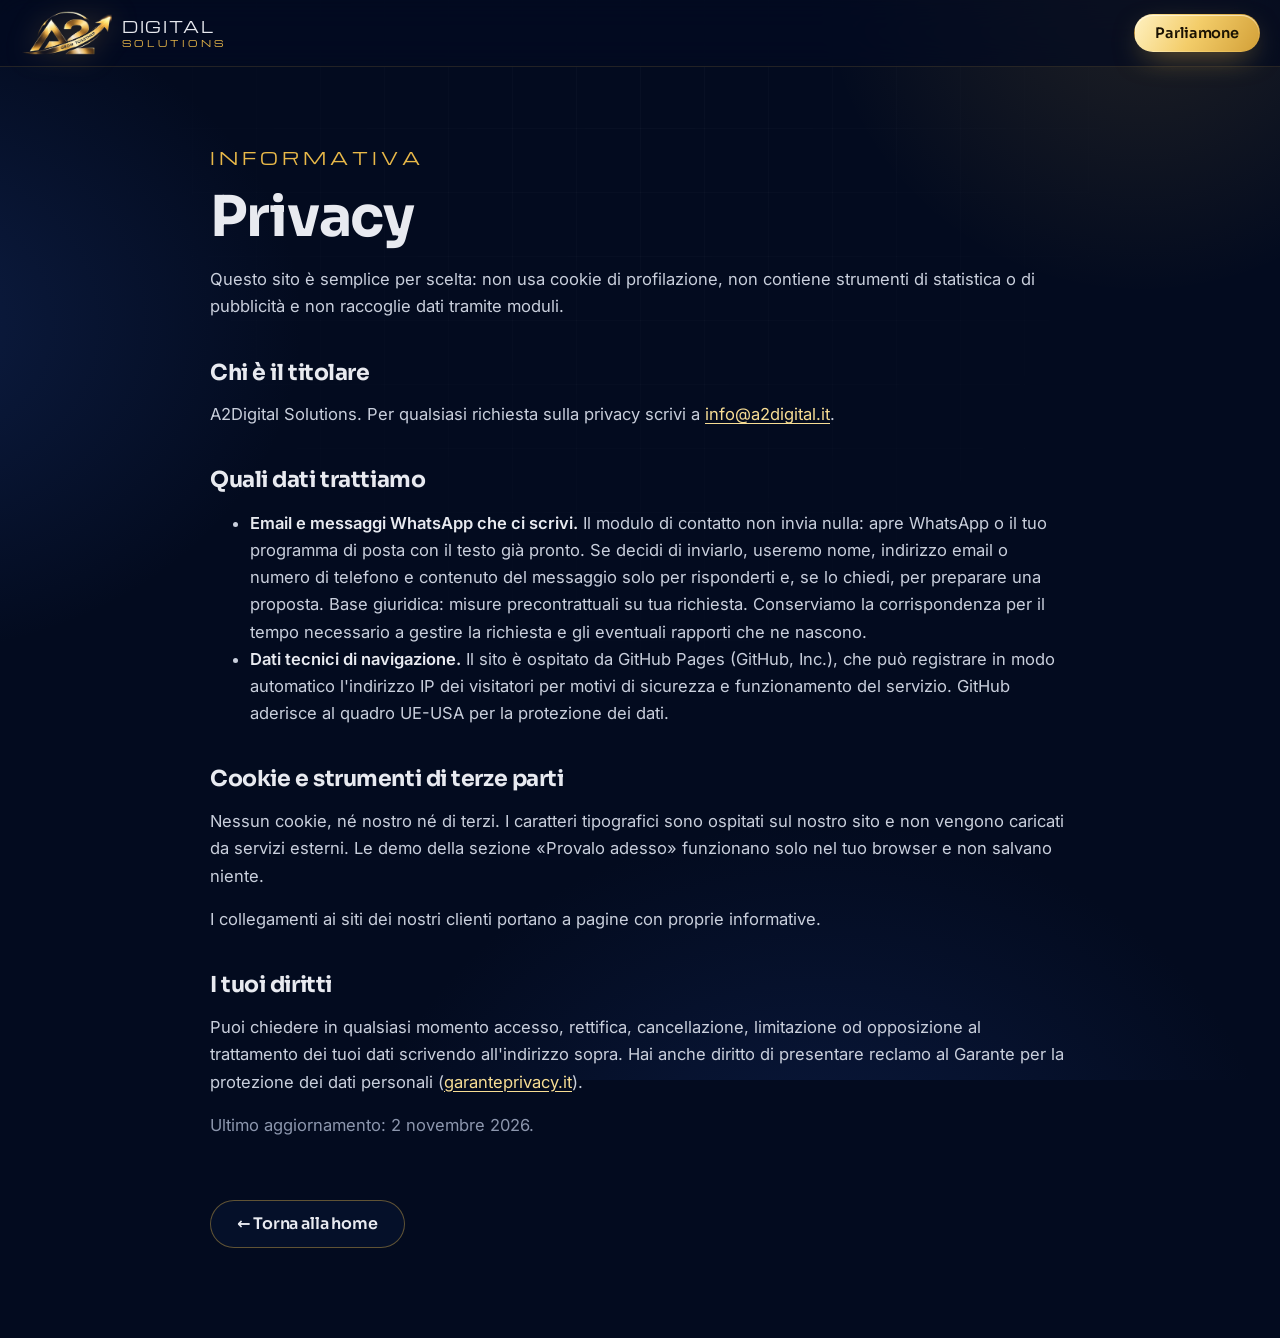
<file: privacy.html>
<!DOCTYPE html>
<html lang="it">
<head>
<meta charset="utf-8">
<meta name="viewport" content="width=device-width, initial-scale=1">
<title>Privacy · A2Digital Solutions</title>
<meta name="description" content="Informativa privacy del sito di A2Digital Solutions: nessun cookie di profilazione, nessun tracciamento, contatti solo via email o WhatsApp.">
<meta name="robots" content="index, follow">
<meta name="theme-color" content="#030b1f">
<link rel="icon" href="favicon.svg" type="image/svg+xml">
<link rel="icon" href="favicon-32.png" sizes="32x32" type="image/png">
<link rel="apple-touch-icon" href="apple-touch-icon.png">
<link rel="canonical" href="https://www.a2digital.it/privacy.html">
<link rel="stylesheet" href="assets/css/style.css">
<style>
.page{padding:150px 0 90px}
.page h1{font-size:clamp(34px,5vw,56px);margin-bottom:18px}
.page h2{font-size:22px;margin:40px 0 12px}
.page p,.page li{font-size:16.5px}
.page a:not(.btn){color:var(--gold-200);text-decoration:underline;text-underline-offset:3px}
.page .back{margin-top:44px}
.err{min-height:100svh;display:grid;place-items:center;text-align:center;padding:40px 20px}
.err b{display:block;font:800 clamp(90px,20vw,190px)/1 var(--font-display);margin-bottom:10px}
.err p{font-size:18px;margin:10px 0 30px}
.err img{width:220px;margin:0 auto 24px}
</style>
</head>
<body>
<div class="bg-glow" aria-hidden="true"></div>
<div class="bg-grid" aria-hidden="true"></div>
<header class="nav scrolled"><div class="nav-inner"><a href="./" class="brand" aria-label="A2Digital Solutions, home"><img src="assets/img/emblema-a2.webp" alt="" width="240" height="116" class="brand-mark"><span class="brand-text"><b>DIGITAL</b><i>SOLUTIONS</i></span></a><a href="./#contatti" class="btn btn-gold btn-sm">Parliamone</a></div></header>
<main class="page"><div class="wrap narrow">
<p class="kicker">Informativa</p>
<h1>Privacy</h1>
<p>Questo sito è semplice per scelta: non usa cookie di profilazione, non contiene strumenti di statistica o di pubblicità e non raccoglie dati tramite moduli.</p>
<h2>Chi è il titolare</h2>
<p>A2Digital Solutions. Per qualsiasi richiesta sulla privacy scrivi a <a href="mailto:info@a2digital.it">info@a2digital.it</a>.</p>
<h2>Quali dati trattiamo</h2>
<ul>
<li><strong>Email e messaggi WhatsApp che ci scrivi.</strong> Il modulo di contatto non invia nulla: apre WhatsApp o il tuo programma di posta con il testo già pronto. Se decidi di inviarlo, useremo nome, indirizzo email o numero di telefono e contenuto del messaggio solo per risponderti e, se lo chiedi, per preparare una proposta. Base giuridica: misure precontrattuali su tua richiesta. Conserviamo la corrispondenza per il tempo necessario a gestire la richiesta e gli eventuali rapporti che ne nascono.</li>
<li><strong>Dati tecnici di navigazione.</strong> Il sito è ospitato da GitHub Pages (GitHub, Inc.), che può registrare in modo automatico l'indirizzo IP dei visitatori per motivi di sicurezza e funzionamento del servizio. GitHub aderisce al quadro UE-USA per la protezione dei dati.</li>
</ul>
<h2>Cookie e strumenti di terze parti</h2>
<p>Nessun cookie, né nostro né di terzi. I caratteri tipografici sono ospitati sul nostro sito e non vengono caricati da servizi esterni. Le demo della sezione «Provalo adesso» funzionano solo nel tuo browser e non salvano niente.</p>
<p>I collegamenti ai siti dei nostri clienti portano a pagine con proprie informative.</p>
<h2>I tuoi diritti</h2>
<p>Puoi chiedere in qualsiasi momento accesso, rettifica, cancellazione, limitazione od opposizione al trattamento dei tuoi dati scrivendo all'indirizzo sopra. Hai anche diritto di presentare reclamo al Garante per la protezione dei dati personali (<a href="https://www.garanteprivacy.it" target="_blank" rel="noopener">garanteprivacy.it</a>).</p>
<p class="muted">Ultimo aggiornamento: 2 novembre 2026.</p>
<a href="./" class="btn btn-ghost back">← Torna alla home</a>
</div></main>
</body>
</html>
</file>
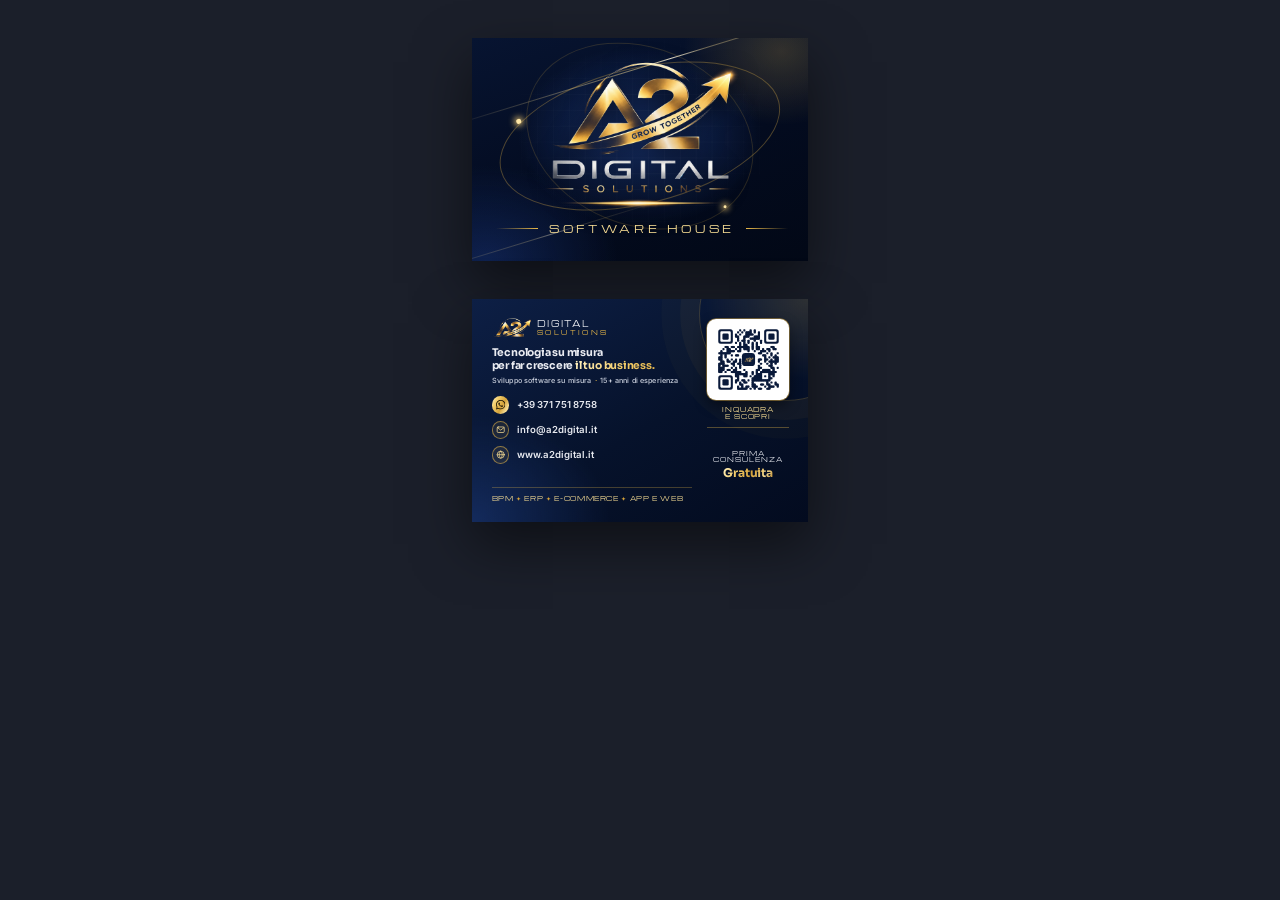
<file: bigliettievolantini/biglietto.html>
<!DOCTYPE html>
<html lang="it">
<head>
<meta charset="utf-8">
<title>A2Digital Solutions · Biglietto da visita</title>
<!--
  Biglietto da visita A2Digital Solutions.
  Formato rifilato 85x55 mm, con abbondanza 2 mm per lato = 89x59 mm.
  Area di sicurezza: testi e QR almeno 3 mm dentro il rifilo (5 mm dal bordo pagina).
  Grafica coerente con www.a2digital.it: navy & oro, Sora / Inter / Michroma.
-->
<style>
@font-face{font-family:"Sora";src:url(../assets/fonts/sora-latin-wght-normal.woff2) format("woff2");font-weight:100 800}
@font-face{font-family:"Inter";src:url(../assets/fonts/inter-latin-wght-normal.woff2) format("woff2");font-weight:100 900}
@font-face{font-family:"Michroma";src:url(../assets/fonts/michroma-latin-400-normal.woff2) format("woff2");font-weight:400}
@page{size:89mm 59mm;margin:0}
:root{
  --navy-950:#020816;--navy-900:#030b1f;--navy-850:#06122b;--navy-800:#0a1a3a;--navy-700:#13264f;
  --gold-50:#fff6dc;--gold-200:#f7dd94;--gold-400:#e9b949;--gold-500:#d4a23a;--gold-700:#a8741d;
  --silver:#e8eaf0;--text:#c9cfdc;--muted:#8c96ad;
  --grad-gold:linear-gradient(120deg,#fff1c1 0%,#f3cd6a 28%,#d4a23a 58%,#f7dd94 82%,#b8842a 100%);
}
*{box-sizing:border-box;margin:0;padding:0}
html,body{background:#1b1f2a}
body{font-family:"Inter",sans-serif;-webkit-font-smoothing:antialiased;-webkit-print-color-adjust:exact;print-color-adjust:exact}
.sheet{display:flex;flex-direction:column;align-items:center;gap:10mm;padding:10mm 0}
@media print{.sheet{display:block;padding:0}html,body{background:#030b1f}}
.card{position:relative;width:89mm;height:59mm;overflow:hidden;contain:strict;background:var(--navy-900);break-after:page;isolation:isolate}
.card:last-child{break-after:auto}
.layer{position:absolute;inset:0;pointer-events:none}
.gold-text{background:var(--grad-gold);background-size:100% 100%;-webkit-background-clip:text;background-clip:text;color:transparent}

/* ================= FRONTE ================= */
.front .bg{background:
  radial-gradient(46mm 34mm at 50% 44%,rgba(38,76,160,.55),transparent 70%),
  radial-gradient(40mm 30mm at 92% 6%,rgba(233,185,73,.20),transparent 65%),
  radial-gradient(50mm 36mm at 4% 100%,rgba(24,52,120,.55),transparent 70%),
  linear-gradient(160deg,#071431 0%,#030b1f 55%,#020816 100%)}
.front .grid{opacity:.5;background-image:linear-gradient(rgba(255,255,255,.055) .15mm,transparent .15mm),linear-gradient(90deg,rgba(255,255,255,.055) .15mm,transparent .15mm);background-size:4.2mm 4.2mm;background-position:center;
  -webkit-mask-image:radial-gradient(ellipse 60% 70% at 50% 45%,#000 20%,transparent 75%);mask-image:radial-gradient(ellipse 60% 70% at 50% 45%,#000 20%,transparent 75%)}
.orbit{position:absolute;left:50%;top:44%;border-radius:50%;border:.18mm solid rgba(233,185,73,.32);transform:translate(-50%,-50%) rotate(-14deg)}
.orbit.o1{width:76mm;height:36mm}
.orbit.o2{width:62mm;height:47mm;border-color:rgba(233,185,73,.16);transform:translate(-50%,-50%) rotate(22deg)}
.orbit.o1::after,.orbit.o2::after{content:"";position:absolute;width:1.3mm;height:1.3mm;border-radius:50%;background:#ffe7a6;box-shadow:0 0 1.6mm .5mm rgba(255,214,120,.85)}
.orbit.o1::after{left:9%;top:16%}
.orbit.o2::after{right:4%;bottom:30%;width:.9mm;height:.9mm}
.streak{position:absolute;left:-10mm;top:6mm;width:120mm;height:.25mm;background:linear-gradient(90deg,transparent,rgba(255,226,150,.55) 45%,rgba(255,246,220,.9) 52%,rgba(255,226,150,.4) 60%,transparent);transform:rotate(-17deg);filter:blur(.08mm)}
.streak.s2{top:52mm;left:-20mm;width:80mm;opacity:.45;transform:rotate(-17deg)}
.front .logo{position:absolute;left:50%;top:43%;width:58mm;transform:translate(-50%,-50%);filter:drop-shadow(0 1.2mm 3mm rgba(0,0,0,.55))}
.front .sh{position:absolute;left:0;right:0;bottom:7.2mm;display:flex;align-items:center;justify-content:center;gap:3mm;font:400 7.6pt/1 "Michroma",sans-serif;letter-spacing:.36em;color:var(--gold-200);text-transform:uppercase;padding-left:.36em}
.front .sh::before,.front .sh::after{content:"";width:11mm;height:.22mm;background:linear-gradient(90deg,transparent,var(--gold-400))}
.front .sh::after{background:linear-gradient(90deg,var(--gold-400),transparent)}

/* ================= RETRO ================= */
.back .bg{background:
  radial-gradient(44mm 34mm at 100% 0%,rgba(233,185,73,.17),transparent 62%),
  radial-gradient(52mm 40mm at 0% 100%,rgba(38,76,160,.42),transparent 70%),
  linear-gradient(150deg,#0d1f45 0%,#06122b 55%,#030b1f 100%)}
.back .ring{position:absolute;right:-17mm;top:-19mm;width:46mm;height:46mm;border-radius:50%;border:.2mm solid rgba(233,185,73,.22);box-shadow:0 0 0 5mm rgba(233,185,73,.035),0 0 0 10mm rgba(233,185,73,.02)}
.back .inner{position:absolute;left:5.2mm;right:5.2mm;top:5.2mm;bottom:5.2mm;display:grid;grid-template-columns:minmax(0,1fr) 21.5mm;column-gap:4.2mm}
.brand{display:flex;align-items:center;gap:1.6mm;margin-top:-.2mm}
.brand img{width:10.4mm;height:auto}
.brand span{display:flex;flex-direction:column;line-height:1}
.brand b{font:400 6.3pt/1 "Michroma",sans-serif;letter-spacing:.16em;color:var(--silver)}
.brand i{font:400 4.3pt/1 "Michroma",sans-serif;letter-spacing:.42em;color:var(--gold-400);font-style:normal;margin-top:.7mm}
.headline{margin-top:2.8mm;white-space:nowrap;font:700 8pt/1.16 "Sora",sans-serif;letter-spacing:-.02em;color:var(--silver)}
.exp{margin-top:1.3mm;white-space:nowrap;font:500 5.4pt/1 "Inter",sans-serif;letter-spacing:.02em;color:var(--text)}
.exp b{color:var(--gold-400);font-weight:600;margin:0 .3mm}
.contacts{margin-top:3.2mm;display:flex;flex-direction:column;gap:2mm;list-style:none}
.contacts li{display:flex;align-items:center;gap:2mm;font:600 7.2pt/1 "Inter",sans-serif;color:var(--silver);letter-spacing:.005em;white-space:nowrap}
.contacts li small{font:500 5pt/1 "Inter",sans-serif;color:var(--muted);letter-spacing:.02em;margin-left:.4mm}
.ico{flex:none;width:4.6mm;height:4.6mm;border-radius:50%;display:grid;place-items:center;border:.18mm solid rgba(233,185,73,.55);background:rgba(233,185,73,.08)}
.ico svg{width:2.5mm;height:2.5mm;fill:none;stroke:var(--gold-200);stroke-width:1.9;stroke-linecap:round;stroke-linejoin:round}
.ico.wa{background:var(--grad-gold);border:none}
.ico.wa svg{stroke:#1a1203;stroke-width:2.1}
.wag{fill:#1a1203!important;stroke:none!important}
.side{display:flex;flex-direction:column;align-items:stretch}
.qr{width:21.5mm;padding:1.1mm;border-radius:2.4mm;background:#fff;box-shadow:0 0 0 .2mm rgba(233,185,73,.55),0 1.4mm 3.5mm rgba(0,0,0,.45)}
.qr img{display:block;width:100%;height:auto}
.qr-cap{margin-top:1.5mm;font:400 4.5pt/1.25 "Michroma",sans-serif;letter-spacing:.14em;color:var(--gold-200);text-align:center;text-transform:uppercase}
.cta{flex:1;margin-top:1.6mm;display:flex;flex-direction:column;align-items:center;justify-content:center;gap:1.1mm;text-align:center;border-top:.18mm solid rgba(233,185,73,.35)}
.cta small{font:400 4.5pt/1 "Michroma",sans-serif;letter-spacing:.16em;text-transform:uppercase;color:var(--silver)}
.cta b{font:700 9pt/1 "Sora",sans-serif;letter-spacing:-.01em;background:var(--grad-gold);-webkit-background-clip:text;background-clip:text;color:transparent}
.main{display:flex;flex-direction:column}
.svc{margin-top:auto;padding-top:2mm;border-top:.18mm solid rgba(233,185,73,.28);font:400 4.8pt/1 "Michroma",sans-serif;letter-spacing:.1em;color:var(--gold-200);text-transform:uppercase;white-space:nowrap}
.svc i{font-style:normal;color:var(--gold-500);margin:0 .7mm}
.foot-line{position:absolute;left:5.2mm;right:5.2mm;bottom:5.2mm;display:flex;align-items:center;gap:1.3mm;font:400 4.6pt/1 "Michroma",sans-serif;letter-spacing:.12em;color:var(--muted);text-transform:uppercase;white-space:nowrap}
.foot-line i{font-style:normal;color:var(--gold-500)}

/* ------- solo a schermo: un po' di vita (in stampa/render è tutto fermo) ------- */
@media screen{
  html:not(.render) .orbit.o1{animation:sp1 26s linear infinite}
  html:not(.render) .orbit.o2{animation:sp2 34s linear infinite reverse}
  html:not(.render) .gold-text{background-size:220% 100%;animation:shine 7s linear infinite}
  html:not(.render) .streak{animation:sweep 6s ease-in-out infinite}
  @keyframes sp1{to{transform:translate(-50%,-50%) rotate(346deg)}}
  @keyframes sp2{to{transform:translate(-50%,-50%) rotate(382deg)}}
  @keyframes shine{to{background-position:220% 0}}
  @keyframes sweep{0%,100%{opacity:.35}50%{opacity:1}}
  .card{box-shadow:0 6mm 14mm rgba(0,0,0,.5)}
}
</style>
</head>
<body>
<div class="sheet">

<!-- FRONTE -->
<section class="card front" id="fronte">
  <div class="layer bg"></div>
  <div class="layer grid"></div>
  <div class="streak"></div>
  <div class="streak s2"></div>
  <div class="orbit o1"></div>
  <div class="orbit o2"></div>
  <img class="logo" src="../assets/img/logo-a2digital.png" alt="A2Digital Solutions · Grow together">
  <p class="sh">Software house</p>
</section>

<!-- RETRO -->
<section class="card back" id="retro">
  <div class="layer bg"></div>
  <div class="ring"></div>
  <div class="inner">
    <div class="main">
      <div class="brand">
        <img src="../assets/img/emblema-a2.png" alt="">
        <span><b>DIGITAL</b><i>SOLUTIONS</i></span>
      </div>
      <p class="headline">Tecnologia su misura<br>per far crescere <span class="gold-text">il tuo business.</span></p>
      <p class="exp">Sviluppo software su misura <b>·</b> 15+ anni di esperienza</p>
      <ul class="contacts">
        <li><span class="ico wa"><svg class="wag" viewBox="0 0 24 24"><path d="M17.472 14.382c-.297-.149-1.758-.867-2.03-.967-.273-.099-.471-.148-.67.15-.197.297-.767.966-.94 1.164-.173.199-.347.223-.644.075-.297-.15-1.255-.463-2.39-1.475-.883-.788-1.48-1.761-1.653-2.059-.173-.297-.018-.458.13-.606.134-.133.298-.347.446-.52.149-.174.198-.298.298-.497.099-.198.05-.371-.025-.52-.075-.149-.669-1.612-.916-2.207-.242-.579-.487-.5-.669-.51-.173-.008-.371-.01-.57-.01-.198 0-.52.074-.792.372-.272.297-1.04 1.016-1.04 2.479 0 1.462 1.065 2.875 1.213 3.074.149.198 2.096 3.2 5.077 4.487.709.306 1.262.489 1.694.625.712.227 1.36.195 1.871.118.571-.085 1.758-.719 2.006-1.413.248-.694.248-1.289.173-1.413-.074-.124-.272-.198-.57-.347m-5.421 7.403h-.004a9.87 9.87 0 01-5.031-1.378l-.361-.214-3.741.982.998-3.648-.235-.374a9.86 9.86 0 01-1.51-5.26c.001-5.45 4.436-9.884 9.888-9.884 2.64 0 5.122 1.03 6.988 2.898a9.825 9.825 0 012.893 6.994c-.003 5.45-4.437 9.884-9.885 9.884m8.413-18.297A11.815 11.815 0 0012.05 0C5.495 0 .16 5.335.157 11.892c0 2.096.547 4.142 1.588 5.945L.057 24l6.305-1.654a11.882 11.882 0 005.683 1.448h.005c6.554 0 11.89-5.335 11.893-11.893a11.821 11.821 0 00-3.48-8.413Z"/></svg></span>+39 371 751 8758</li>
        <li><span class="ico"><svg viewBox="0 0 24 24"><rect x="3" y="5" width="18" height="14" rx="2.5"/><path d="M3.5 6.5l8.5 6.5 8.5-6.5"/></svg></span>info@a2digital.it</li>
        <li><span class="ico"><svg viewBox="0 0 24 24"><circle cx="12" cy="12" r="9"/><path d="M3 12h18M12 3c2.6 2.6 3.8 5.6 3.8 9S14.6 18.4 12 21c-2.6-2.6-3.8-5.6-3.8-9S9.4 5.6 12 3z"/></svg></span>www.a2digital.it</li>
      </ul>
      <p class="svc">BPM<i>✦</i>ERP<i>✦</i>E-commerce<i>✦</i>App e Web</p>
    </div>
    <div class="side">
      <div>
        <div class="qr"><img src="qr-sito.svg" alt="QR www.a2digital.it"></div>
        <p class="qr-cap">Inquadra<br>e scopri</p>
      </div>
      <p class="cta"><small>Prima consulenza</small><b>Gratuita</b></p>
    </div>
  </div>
</section>

</div>
</body>
</html>
</file>
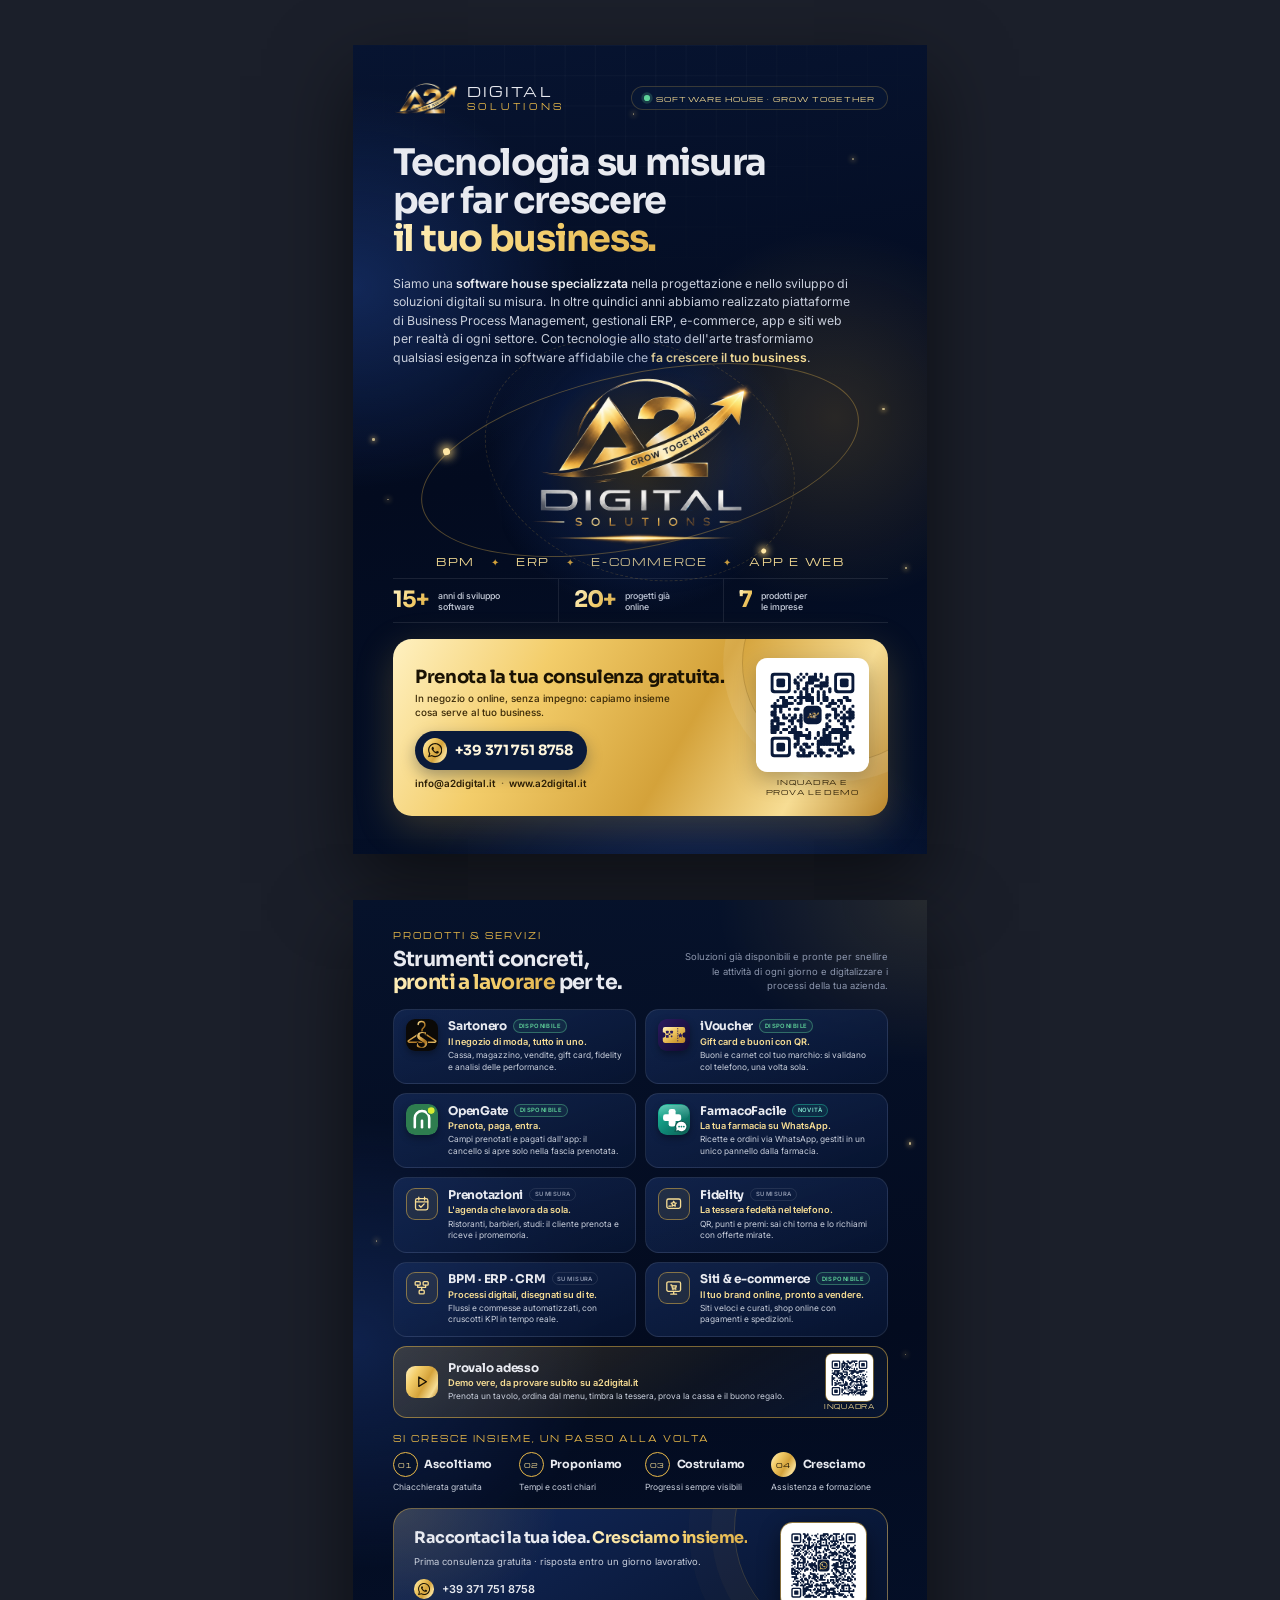
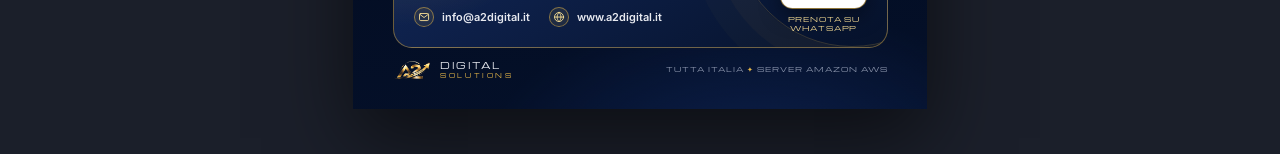
<file: bigliettievolantini/volantino.html>
<!DOCTYPE html>
<html lang="it">
<head>
<meta charset="utf-8">
<title>A2Digital Solutions · Volantino A5</title>
<!--
  Volantino A5 A2Digital Solutions, fronte/retro.
  Formato rifilato 148x210 mm, con abbondanza 2 mm per lato = 152x214 mm.
  Contenuti a 10 mm dal bordo pagina (8 mm dentro il rifilo).
  Grafica coerente con www.a2digital.it: navy & oro, Sora / Inter / Michroma.
-->
<style>
@font-face{font-family:"Sora";src:url(../assets/fonts/sora-latin-wght-normal.woff2) format("woff2");font-weight:100 800}
@font-face{font-family:"Inter";src:url(../assets/fonts/inter-latin-wght-normal.woff2) format("woff2");font-weight:100 900}
@font-face{font-family:"Michroma";src:url(../assets/fonts/michroma-latin-400-normal.woff2) format("woff2");font-weight:400}
@page{size:152mm 214mm;margin:0}
:root{
  --navy-950:#020816;--navy-900:#030b1f;--navy-850:#06122b;--navy-800:#0a1a3a;--navy-700:#13264f;
  --gold-50:#fff6dc;--gold-200:#f7dd94;--gold-400:#e9b949;--gold-500:#d4a23a;--gold-700:#a8741d;
  --silver:#e8eaf0;--text:#c9cfdc;--muted:#8c96ad;--live:#5fd39a;
  --line:rgba(233,185,73,.22);--line-soft:rgba(255,255,255,.09);
  --grad-gold:linear-gradient(120deg,#fff1c1 0%,#f3cd6a 28%,#d4a23a 58%,#f7dd94 82%,#b8842a 100%);
  --glass:linear-gradient(160deg,rgba(25,48,98,.62),rgba(8,22,52,.78));
}
*{box-sizing:border-box;margin:0;padding:0}
html,body{background:#1b1f2a}
body{font-family:"Inter",sans-serif;color:var(--text);-webkit-font-smoothing:antialiased;-webkit-print-color-adjust:exact;print-color-adjust:exact}
.sheet{display:flex;flex-direction:column;align-items:center;gap:12mm;padding:12mm 0}
@media print{.sheet{display:block;padding:0}html,body{background:#030b1f}}
.page{position:relative;width:152mm;height:214mm;overflow:hidden;contain:strict;background:var(--navy-900);break-after:page;isolation:isolate}
.page:last-child{break-after:auto}
.layer{position:absolute;inset:0;pointer-events:none}
.wrap{position:absolute;inset:10mm 10.5mm;display:flex;flex-direction:column}
.gold-text{background:var(--grad-gold);-webkit-background-clip:text;background-clip:text;color:transparent;font-style:normal}
.bg-main{background:
  radial-gradient(80mm 80mm at 84% 46%,rgba(233,185,73,.16),transparent 62%),
  radial-gradient(90mm 80mm at 0% 30%,rgba(38,76,160,.40),transparent 66%),
  radial-gradient(120mm 90mm at 60% 108%,rgba(24,52,120,.55),transparent 62%),
  linear-gradient(170deg,#071431 0%,#030b1f 50%,#041029 100%)}
.bg-grid{opacity:.55;background-image:linear-gradient(rgba(255,255,255,.05) .18mm,transparent .18mm),linear-gradient(90deg,rgba(255,255,255,.05) .18mm,transparent .18mm);background-size:8mm 8mm;
  -webkit-mask-image:radial-gradient(ellipse 75% 45% at 50% 0%,#000 15%,transparent 72%);mask-image:radial-gradient(ellipse 75% 45% at 50% 0%,#000 15%,transparent 72%)}
.dust i{position:absolute;width:.7mm;height:.7mm;border-radius:50%;background:#ffe7a6;box-shadow:0 0 1.4mm .3mm rgba(255,214,120,.7);opacity:.75}
.dust i.s{width:.45mm;height:.45mm;opacity:.5}

/* ---------- elementi comuni ---------- */
.brand{display:flex;align-items:center;gap:2.6mm}
.brand img{width:17mm;height:auto}
.brand span{display:flex;flex-direction:column;line-height:1}
.brand b{font:400 9.4pt/1 "Michroma",sans-serif;letter-spacing:.17em;color:var(--silver)}
.brand i{font:400 6.3pt/1 "Michroma",sans-serif;letter-spacing:.44em;color:var(--gold-400);font-style:normal;margin-top:1.1mm}
.eyebrow{display:inline-flex;align-items:center;gap:1.8mm;padding:1.9mm 3.2mm;border:.2mm solid var(--line);border-radius:99mm;background:rgba(10,26,58,.55);font:400 5.6pt/1 "Michroma",sans-serif;letter-spacing:.14em;text-transform:uppercase;color:var(--gold-200);white-space:nowrap}
.dot{width:1.5mm;height:1.5mm;border-radius:50%;background:var(--live);box-shadow:0 0 0 .7mm rgba(95,211,154,.2)}
.kicker{font:400 6.2pt/1 "Michroma",sans-serif;letter-spacing:.24em;text-transform:uppercase;color:var(--gold-400)}
.ico{display:grid;place-items:center;flex:none;border-radius:50%;border:.2mm solid rgba(233,185,73,.5);background:rgba(233,185,73,.09)}
.ico svg{fill:none;stroke:var(--gold-200);stroke-width:1.8;stroke-linecap:round;stroke-linejoin:round}

/* ================= FRONTE ================= */
#fronte .top{display:flex;align-items:center;justify-content:space-between}
h1{margin-top:8mm;font:700 27.5pt/1.04 "Sora",sans-serif;letter-spacing:-.035em;color:var(--silver)}
h1 .l{display:block}
.lead{margin-top:4.4mm;font:400 9.2pt/1.5 "Inter",sans-serif;color:var(--text);max-width:122mm}
.lead strong{color:var(--silver);font-weight:600}
.lead .a2{color:var(--gold-200);font-weight:600}

.art{position:relative;flex:1;min-height:40mm;margin-top:1mm}
.art .halo{position:absolute;left:50%;top:50%;width:84mm;height:84mm;transform:translate(-50%,-50%);border-radius:50%;background:radial-gradient(circle,rgba(233,185,73,.26),rgba(38,76,160,.18) 42%,transparent 68%)}
.art .orb{position:absolute;left:50%;top:50%;border-radius:50%;border:.22mm solid rgba(233,185,73,.34)}
.art .orb.o1{width:118mm;height:46mm;transform:translate(-50%,-50%) rotate(-12deg)}
.art .orb.o2{width:84mm;height:62mm;border-color:rgba(233,185,73,.17);border-style:dashed;transform:translate(-50%,-50%) rotate(18deg)}
.art .orb.o1::after{content:"";position:absolute;left:7%;top:20%;width:1.8mm;height:1.8mm;border-radius:50%;background:#ffe7a6;box-shadow:0 0 2.4mm .8mm rgba(255,214,120,.85)}
.art .orb.o2::after{content:"";position:absolute;right:3%;bottom:28%;width:1.3mm;height:1.3mm;border-radius:50%;background:#ffe7a6;box-shadow:0 0 2mm .6mm rgba(255,214,120,.8)}
.art .logo{position:absolute;left:50%;top:50%;width:66mm;transform:translate(-50%,-50%);filter:drop-shadow(0 2mm 5mm rgba(0,0,0,.55))}
.chip{position:absolute;display:flex;align-items:center;gap:1.8mm;padding:1.8mm 3mm 1.8mm 1.8mm;border-radius:99mm;background:linear-gradient(160deg,rgba(25,48,98,.92),rgba(8,22,52,.95));border:.2mm solid var(--line);box-shadow:0 2mm 6mm rgba(0,0,0,.45);font:500 6.6pt/1 "Inter",sans-serif;color:var(--silver);white-space:nowrap}
.chip .ico{width:5mm;height:5mm}
.chip .ico svg{width:2.9mm;height:2.9mm}
.chip b{color:var(--gold-200);font-weight:700;margin-left:.6mm}
.chip .ok{color:var(--live);font-weight:700}
.chip.c1{left:0;top:6%;transform:rotate(-3deg)}
.chip.c2{right:0;top:12%;transform:rotate(2.5deg)}
.chip.c3{left:2mm;bottom:9%;transform:rotate(2deg)}
.chip.c4{right:1mm;bottom:4%;transform:rotate(-2.5deg)}

.svc{margin-top:2mm;display:flex;align-items:center;justify-content:center;gap:3mm;font:400 7.6pt/1 "Michroma",sans-serif;letter-spacing:.16em;text-transform:uppercase;color:var(--gold-200);white-space:nowrap}
.svc::before,.svc::after{content:"";flex:1;height:.22mm;background:linear-gradient(90deg,transparent,var(--gold-400))}
.svc::after{background:linear-gradient(90deg,var(--gold-400),transparent)}
.svc i{font-style:normal;color:var(--gold-500);margin:0 1.2mm}
.proof{display:grid;grid-template-columns:repeat(3,1fr);margin-top:3mm;border-top:.2mm solid var(--line-soft);border-bottom:.2mm solid var(--line-soft)}
.proof div{padding:2.6mm 0 2.6mm 0;display:flex;align-items:center;gap:2.2mm}
.proof div+div{padding-left:4mm;border-left:.2mm solid var(--line-soft)}
.proof b{font:700 17pt/1 "Sora",sans-serif;letter-spacing:-.03em}
.proof span{font:500 6.6pt/1.25 "Inter",sans-serif;color:var(--text)}

.cta{position:relative;display:grid;grid-template-columns:1fr 30mm;gap:5mm;align-items:center;margin-top:4.4mm;padding:5mm 5mm 5mm 6mm;border-radius:5mm;background:var(--grad-gold);box-shadow:0 3mm 10mm rgba(233,185,73,.22);overflow:hidden;color:#1a1203}
.cta::before{content:"";position:absolute;right:-14mm;top:-20mm;width:52mm;height:52mm;border-radius:50%;border:.25mm solid rgba(26,18,3,.13);box-shadow:0 0 0 5mm rgba(255,255,255,.08)}
.cta h2{font:700 13.6pt/1.1 "Sora",sans-serif;letter-spacing:-.025em}
.cta .sub{margin-top:1.4mm;font:500 7.4pt/1.35 "Inter",sans-serif;color:#3b2a08}
.cta .wa{margin-top:3.2mm;display:inline-flex;align-items:center;gap:2.2mm;padding:2mm 3.6mm 2mm 2mm;border-radius:99mm;background:#0a1a3a;color:var(--gold-50);font:700 10.6pt/1 "Sora",sans-serif;letter-spacing:-.01em;box-shadow:0 1.5mm 4mm rgba(10,26,58,.35)}
.cta .wa .ico{width:6.4mm;height:6.4mm;background:var(--grad-gold);border:none}
.cta .wa .ico svg{width:3.8mm;height:3.8mm;stroke:#1a1203;stroke-width:2}
.cta .wa small{font:500 6.2pt/1 "Inter",sans-serif;color:var(--gold-200);margin-left:.6mm}
.cta .mail{margin-top:2.2mm;font:600 7.4pt/1 "Inter",sans-serif;color:#2a1d05}
.cta .mail i{font-style:normal;opacity:.55;margin:0 1.4mm}
.qrbox{position:relative;text-align:center}
.qrbox .qr{background:#fff;border-radius:3mm;padding:1.6mm;box-shadow:0 2mm 6mm rgba(26,18,3,.3)}
.qrbox img{display:block;width:100%}
.qrbox p{margin-top:1.8mm;font:400 5.4pt/1.3 "Michroma",sans-serif;letter-spacing:.12em;text-transform:uppercase;color:#2a1d05}

/* ================= RETRO ================= */
#retro .bg-main{background:
  radial-gradient(90mm 70mm at 100% 0%,rgba(233,185,73,.14),transparent 62%),
  radial-gradient(100mm 90mm at 0% 55%,rgba(38,76,160,.34),transparent 66%),
  radial-gradient(120mm 80mm at 70% 110%,rgba(24,52,120,.5),transparent 62%),
  linear-gradient(175deg,#06122b 0%,#030b1f 55%,#041029 100%)}
#retro .wrap{inset:8.1mm 10.5mm 7.9mm}
.head{display:flex;justify-content:space-between;align-items:flex-end;gap:6mm}
h2.big{margin-top:2.4mm;font:700 15.4pt/1.1 "Sora",sans-serif;letter-spacing:-.03em;color:var(--silver)}
.head .side{max-width:56mm;font:400 7.1pt/1.5 "Inter",sans-serif;color:var(--muted);text-align:right}
.grid{margin-top:4.2mm;display:grid;grid-template-columns:1fr 1fr;gap:2.4mm}
.pc{position:relative;display:grid;grid-template-columns:8.4mm 1fr;column-gap:2.8mm;padding:2.5mm 3.2mm 2.6mm;border-radius:3.6mm;background:var(--glass);border:.2mm solid var(--line-soft);overflow:hidden}
.pc .ico{width:8.4mm;height:8.4mm;border-radius:2.4mm}
.pc .ico svg{width:4.6mm;height:4.6mm}
.pc h3{display:flex;align-items:center;gap:1.6mm;white-space:nowrap;font:700 9pt/1.1 "Sora",sans-serif;letter-spacing:-.02em;color:var(--silver)}
.tag{font:600 4.4pt/1 "Inter",sans-serif;letter-spacing:.07em;text-transform:uppercase;padding:.7mm 1.2mm;border-radius:99mm;border:.18mm solid var(--line-soft);color:var(--muted);white-space:nowrap}
.tag.live{color:var(--live);border-color:rgba(95,211,154,.4);background:rgba(95,211,154,.08)}
.pc .claim{margin-top:.9mm;white-space:nowrap;font:600 6.9pt/1.25 "Inter",sans-serif;color:var(--gold-200)}
.pc p.d{margin-top:.7mm;font:400 6.3pt/1.38 "Inter",sans-serif;color:var(--text)}
.pc.demo{background:linear-gradient(150deg,rgba(233,185,73,.20),rgba(233,185,73,.05) 60%,rgba(10,26,58,.6));border-color:rgba(233,185,73,.5)}
.pc.demo .ico{background:var(--grad-gold);border:none}
.pc.demo .ico svg{stroke:#1a1203}

.pc .logo-ico{width:8.4mm;height:8.4mm;border-radius:2.4mm;box-shadow:0 .8mm 2mm rgba(0,0,0,.35)}
.tag.new{color:#7fe0cb;border-color:rgba(31,191,159,.45);background:rgba(31,191,159,.1)}
.pc.demo{grid-column:1/-1;grid-template-columns:8.4mm 1fr 13.4mm;align-items:center;padding-top:2mm;padding-bottom:2mm}
.mini-qr{display:flex;flex-direction:column;align-items:center;gap:.7mm}
.mini-qr img{width:12.4mm;height:12.4mm;padding:.6mm;border-radius:1.6mm;background:#fff;box-shadow:0 0 0 .2mm rgba(233,185,73,.6)}
.mini-qr span{font:400 4.2pt/1 "Michroma",sans-serif;letter-spacing:.14em;text-transform:uppercase;color:var(--gold-200)}
.wag{fill:#1a1203!important;stroke:none!important}
.steps-wrap{margin-top:4.2mm}
.steps{margin-top:2.6mm;display:grid;grid-template-columns:repeat(4,1fr);gap:2.4mm;position:relative;list-style:none}
.steps::before{display:none;content:"";position:absolute;left:4mm;right:4mm;top:3.3mm;height:.25mm;background:linear-gradient(90deg,var(--gold-700),var(--gold-200),var(--gold-500));opacity:.8}
.steps li{position:relative;display:grid;grid-template-columns:6.6mm 1fr;column-gap:1.8mm;align-items:center}
.steps li p{grid-column:1/-1}
.steps .n{position:relative;display:grid;place-items:center;width:6.6mm;height:6.6mm;border-radius:50%;background:var(--navy-850);border:.25mm solid var(--gold-400);font:400 5.6pt/1 "Michroma",sans-serif;color:var(--gold-200)}
.steps li:last-child .n{background:var(--grad-gold);color:#1a1203;border:none}
.steps h4{font:700 8.4pt/1 "Sora",sans-serif;color:var(--silver);letter-spacing:-.01em}
.steps p{margin-top:1.3mm;font:400 6.4pt/1.3 "Inter",sans-serif;color:var(--text)}

.contact{margin-top:auto;flex-shrink:0;position:relative;display:grid;grid-template-columns:1fr 22.5mm;gap:5mm;align-items:center;padding:3.6mm 5.4mm;border-radius:5mm;overflow:hidden;
  background:radial-gradient(70mm 50mm at 0% 0%,rgba(233,185,73,.18),transparent 62%),linear-gradient(150deg,#12285a,#06122b);border:.25mm solid rgba(233,185,73,.45)}
.contact::before{content:"";position:absolute;right:-22mm;top:-26mm;width:62mm;height:62mm;border-radius:50%;border:.22mm solid rgba(233,185,73,.2);box-shadow:0 0 0 6mm rgba(233,185,73,.03),0 0 0 12mm rgba(233,185,73,.02)}
.contact h2{white-space:nowrap;font:700 12pt/1.14 "Sora",sans-serif;letter-spacing:-.028em;color:var(--silver)}
.contact .sub{margin-top:2mm;white-space:nowrap;font:400 7.1pt/1.4 "Inter",sans-serif;color:var(--text)}
.clist{margin-top:3mm;list-style:none;display:flex;flex-wrap:wrap;column-gap:5mm;row-gap:2.2mm}
.clist li:first-child{flex-basis:100%}
.clist li{display:flex;align-items:center;gap:2.2mm;font:600 8.2pt/1 "Inter",sans-serif;color:var(--silver)}
.clist .ico{width:5.2mm;height:5.2mm}
.clist .ico svg{width:3.2mm;height:3.2mm}
.clist .ico.wa{background:var(--grad-gold);border:none}
.clist .ico.wa svg{stroke:#1a1203;stroke-width:2}
.clist small{font:500 6.2pt/1 "Inter",sans-serif;color:var(--muted);margin-left:.4mm}
.contact .qrbox p{color:var(--gold-200)}
.contact .qrbox .qr{box-shadow:0 0 0 .25mm rgba(233,185,73,.6),0 2mm 6mm rgba(0,0,0,.45)}
.foot{margin-top:3.4mm;display:flex;align-items:center;justify-content:space-between;gap:4mm;font:400 5.4pt/1 "Michroma",sans-serif;letter-spacing:.14em;text-transform:uppercase;color:var(--muted);white-space:nowrap}
.foot .brand img{width:10mm}
.foot .brand b{font-size:6.4pt}
.foot .brand i{font-size:4.4pt;margin-top:.8mm}
.foot em{font-style:normal;color:var(--gold-400)}

/* ------- solo a schermo: animazioni (in stampa/render tutto fermo) ------- */
@media screen{
  html:not(.render) .gold-text{background-size:220% 100%;animation:shine 7s linear infinite}
  html:not(.render) .art .orb.o1{animation:o1 30s linear infinite}
  html:not(.render) .art .orb.o2{animation:o2 40s linear infinite reverse}
  html:not(.render) .chip{animation:float 6s ease-in-out infinite}
  html:not(.render) .chip.c2{animation-delay:-1.5s}
  html:not(.render) .chip.c3{animation-delay:-3s}
  html:not(.render) .chip.c4{animation-delay:-4.5s}
  html:not(.render) .dot{animation:pulse 1.8s ease-in-out infinite}
  @keyframes shine{to{background-position:220% 0}}
  @keyframes o1{to{transform:translate(-50%,-50%) rotate(348deg)}}
  @keyframes o2{to{transform:translate(-50%,-50%) rotate(378deg)}}
  @keyframes float{50%{translate:0 -1.6mm}}
  @keyframes pulse{50%{box-shadow:0 0 0 1.4mm rgba(95,211,154,.05)}}
  .page{box-shadow:0 8mm 20mm rgba(0,0,0,.55)}
}
</style>
</head>
<body>
<div class="sheet">

<!-- ======================= FRONTE ======================= -->
<section class="page" id="fronte">
  <div class="layer bg-main"></div>
  <div class="layer bg-grid"></div>
  <div class="layer dust">
    <i style="left:5mm;top:104mm"></i><i class="s" style="left:132mm;top:30mm"></i><i style="left:140mm;top:96mm"></i>
    <i class="s" style="left:9mm;top:120mm"></i><i class="s" style="left:74mm;top:18mm"></i><i style="left:146mm;top:138mm"></i>
  </div>
  <div class="wrap fit" id="w-fronte">
    <div class="top">
      <div class="brand"><img src="../assets/img/emblema-a2.png" alt=""><span><b>DIGITAL</b><i>SOLUTIONS</i></span></div>
      <span class="eyebrow"><span class="dot"></span>Software house · Grow together</span>
    </div>

    <h1><span class="l">Tecnologia su misura</span><span class="l">per far crescere</span><span class="l"><em class="gold-text">il tuo business.</em></span></h1>
    <p class="lead">Siamo una <strong>software house specializzata</strong> nella progettazione e nello sviluppo di soluzioni digitali su misura. In oltre quindici anni abbiamo realizzato piattaforme di Business Process Management, gestionali ERP, e-commerce, app e siti web per realtà di ogni settore. Con tecnologie allo stato dell'arte trasformiamo qualsiasi esigenza in software affidabile che <span class="a2">fa crescere il tuo business</span>.</p>

    <div class="art">
      <div class="halo"></div>
      <div class="orb o1"></div>
      <div class="orb o2"></div>
      <img class="logo" src="../assets/img/logo-a2digital.png" alt="A2Digital Solutions">
    </div>

    <p class="svc">BPM<i>✦</i>ERP<i>✦</i>E-commerce<i>✦</i>App e Web</p>
    <div class="proof">
      <div><b class="gold-text">15+</b><span>anni di sviluppo<br>software</span></div>
      <div><b class="gold-text">20+</b><span>progetti già<br>online</span></div>
      <div><b class="gold-text">7</b><span>prodotti per<br>le imprese</span></div>
    </div>

    <div class="cta">
      <div>
        <h2>Prenota la tua consulenza gratuita.</h2>
        <p class="sub">In negozio o online, senza impegno: capiamo insieme<br>cosa serve al tuo business.</p>
        <span class="wa"><span class="ico"><svg class="wag" viewBox="0 0 24 24"><path d="M17.472 14.382c-.297-.149-1.758-.867-2.03-.967-.273-.099-.471-.148-.67.15-.197.297-.767.966-.94 1.164-.173.199-.347.223-.644.075-.297-.15-1.255-.463-2.39-1.475-.883-.788-1.48-1.761-1.653-2.059-.173-.297-.018-.458.13-.606.134-.133.298-.347.446-.52.149-.174.198-.298.298-.497.099-.198.05-.371-.025-.52-.075-.149-.669-1.612-.916-2.207-.242-.579-.487-.5-.669-.51-.173-.008-.371-.01-.57-.01-.198 0-.52.074-.792.372-.272.297-1.04 1.016-1.04 2.479 0 1.462 1.065 2.875 1.213 3.074.149.198 2.096 3.2 5.077 4.487.709.306 1.262.489 1.694.625.712.227 1.36.195 1.871.118.571-.085 1.758-.719 2.006-1.413.248-.694.248-1.289.173-1.413-.074-.124-.272-.198-.57-.347m-5.421 7.403h-.004a9.87 9.87 0 01-5.031-1.378l-.361-.214-3.741.982.998-3.648-.235-.374a9.86 9.86 0 01-1.51-5.26c.001-5.45 4.436-9.884 9.888-9.884 2.64 0 5.122 1.03 6.988 2.898a9.825 9.825 0 012.893 6.994c-.003 5.45-4.437 9.884-9.885 9.884m8.413-18.297A11.815 11.815 0 0012.05 0C5.495 0 .16 5.335.157 11.892c0 2.096.547 4.142 1.588 5.945L.057 24l6.305-1.654a11.882 11.882 0 005.683 1.448h.005c6.554 0 11.89-5.335 11.893-11.893a11.821 11.821 0 00-3.48-8.413Z"/></svg></span>+39 371 751 8758</span>
        <p class="mail">info@a2digital.it<i>·</i>www.a2digital.it</p>
      </div>
      <div class="qrbox">
        <div class="qr"><img src="qr-sito.svg" alt="QR www.a2digital.it"></div>
        <p>Inquadra e<br>prova le demo</p>
      </div>
    </div>
  </div>
</section>

<!-- ======================= RETRO ======================= -->
<section class="page" id="retro">
  <div class="layer bg-main"></div>
  <div class="layer dust">
    <i style="left:147mm;top:64mm"></i><i class="s" style="left:6mm;top:90mm"></i><i class="s" style="left:146mm;top:120mm"></i>
  </div>
  <div class="wrap fit" id="w-retro">
    <div class="head">
      <div>
        <p class="kicker">Prodotti &amp; servizi</p>
        <h2 class="big">Strumenti concreti,<br><span class="gold-text">pronti a lavorare</span> per te.</h2>
      </div>
      <p class="side">Soluzioni già disponibili e pronte per snellire le attività di ogni giorno e digitalizzare i processi della tua azienda.</p>
    </div>

    <div class="grid">
      <article class="pc">
        <img class="logo-ico" src="loghi/sartonero.svg" alt="">
        <div><h3>Sartonero <span class="tag live">Disponibile</span></h3>
        <p class="claim">Il negozio di moda, tutto in uno.</p>
        <p class="d">Cassa, magazzino, vendite, gift card, fidelity e analisi delle performance.</p></div>
      </article>
      <article class="pc">
        <img class="logo-ico" src="loghi/ivoucher.svg" alt="">
        <div><h3>iVoucher <span class="tag live">Disponibile</span></h3>
        <p class="claim">Gift card e buoni con QR.</p>
        <p class="d">Buoni e carnet col tuo marchio: si validano col telefono, una volta sola.</p></div>
      </article>
      <article class="pc">
        <img class="logo-ico" src="loghi/opengate.svg" alt="">
        <div><h3>OpenGate <span class="tag live">Disponibile</span></h3>
        <p class="claim">Prenota, paga, entra.</p>
        <p class="d">Campi prenotati e pagati dall'app: il cancello si apre solo nella fascia prenotata.</p></div>
      </article>
      <article class="pc">
        <img class="logo-ico" src="loghi/farmacofacile.svg" alt="">
        <div><h3>FarmacoFacile <span class="tag new">Novità</span></h3>
        <p class="claim">La tua farmacia su WhatsApp.</p>
        <p class="d">Ricette e ordini via WhatsApp, gestiti in un unico pannello dalla farmacia.</p></div>
      </article>
      <article class="pc">
        <span class="ico"><svg viewBox="0 0 24 24"><rect x="3.5" y="5" width="17" height="15.5" rx="2.5"/><path d="M3.5 9.5h17M8 3v4M16 3v4M8.5 14.5l2.4 2.4 4.6-4.6"/></svg></span>
        <div><h3>Prenotazioni <span class="tag">Su misura</span></h3>
        <p class="claim">L'agenda che lavora da sola.</p>
        <p class="d">Ristoranti, barbieri, studi: il cliente prenota e riceve i promemoria.</p></div>
      </article>
      <article class="pc">
        <span class="ico"><svg viewBox="0 0 24 24"><rect x="2.5" y="5.5" width="19" height="13" rx="2.5"/><path d="M12 8.6l1.1 2.2 2.4.4-1.7 1.7.4 2.4-2.2-1.2-2.2 1.2.4-2.4-1.7-1.7 2.4-.4z"/><path d="M5.5 15.5h2.5"/></svg></span>
        <div><h3>Fidelity <span class="tag">Su misura</span></h3>
        <p class="claim">La tessera fedeltà nel telefono.</p>
        <p class="d">QR, punti e premi: sai chi torna e lo richiami con offerte mirate.</p></div>
      </article>
      <article class="pc">
        <span class="ico"><svg viewBox="0 0 24 24"><rect x="3" y="3.5" width="7" height="5" rx="1.3"/><rect x="14" y="3.5" width="7" height="5" rx="1.3"/><rect x="8.5" y="15.5" width="7" height="5" rx="1.3"/><path d="M6.5 8.5v3h11v-3M12 11.5v4"/></svg></span>
        <div><h3>BPM · ERP · CRM <span class="tag">Su misura</span></h3>
        <p class="claim">Processi digitali, disegnati su di te.</p>
        <p class="d">Flussi e commesse automatizzati, con cruscotti KPI in tempo reale.</p></div>
      </article>
      <article class="pc">
        <span class="ico"><svg viewBox="0 0 24 24"><rect x="2.5" y="4" width="19" height="13" rx="2"/><path d="M8 21h8M12 17v4"/><path d="M8 8.2h1.2l1 4.3h4.6l.9-3.1H9.6"/><circle cx="10.8" cy="14.3" r=".5"/><circle cx="14.4" cy="14.3" r=".5"/></svg></span>
        <div><h3>Siti &amp; e-commerce <span class="tag live">Disponibile</span></h3>
        <p class="claim">Il tuo brand online, pronto a vendere.</p>
        <p class="d">Siti veloci e curati, shop online con pagamenti e spedizioni.</p></div>
      </article>
      <article class="pc demo">
        <span class="ico"><svg viewBox="0 0 24 24"><path d="M8 5.5v13l10.5-6.5z"/></svg></span>
        <div><h3>Provalo adesso</h3>
        <p class="claim">Demo vere, da provare subito su a2digital.it</p>
        <p class="d">Prenota un tavolo, ordina dal menu, timbra la tessera, prova la cassa e il buono regalo.</p></div>
        <div class="mini-qr"><img src="qr-demo.svg" alt="QR demo"><span>Inquadra</span></div>
      </article>
    </div>

    <div class="steps-wrap">
      <p class="kicker">Si cresce insieme, un passo alla volta</p>
      <ol class="steps">
        <li><span class="n">01</span><h4>Ascoltiamo</h4><p>Chiacchierata gratuita</p></li>
        <li><span class="n">02</span><h4>Proponiamo</h4><p>Tempi e costi chiari</p></li>
        <li><span class="n">03</span><h4>Costruiamo</h4><p>Progressi sempre visibili</p></li>
        <li><span class="n">04</span><h4>Cresciamo</h4><p>Assistenza e formazione</p></li>
      </ol>
    </div>

    <div class="contact">
      <div>
        <h2>Raccontaci la tua idea. <span class="gold-text">Cresciamo insieme.</span></h2>
        <p class="sub">Prima consulenza gratuita · risposta entro un giorno lavorativo.</p>
        <ul class="clist">
          <li><span class="ico wa"><svg class="wag" viewBox="0 0 24 24"><path d="M17.472 14.382c-.297-.149-1.758-.867-2.03-.967-.273-.099-.471-.148-.67.15-.197.297-.767.966-.94 1.164-.173.199-.347.223-.644.075-.297-.15-1.255-.463-2.39-1.475-.883-.788-1.48-1.761-1.653-2.059-.173-.297-.018-.458.13-.606.134-.133.298-.347.446-.52.149-.174.198-.298.298-.497.099-.198.05-.371-.025-.52-.075-.149-.669-1.612-.916-2.207-.242-.579-.487-.5-.669-.51-.173-.008-.371-.01-.57-.01-.198 0-.52.074-.792.372-.272.297-1.04 1.016-1.04 2.479 0 1.462 1.065 2.875 1.213 3.074.149.198 2.096 3.2 5.077 4.487.709.306 1.262.489 1.694.625.712.227 1.36.195 1.871.118.571-.085 1.758-.719 2.006-1.413.248-.694.248-1.289.173-1.413-.074-.124-.272-.198-.57-.347m-5.421 7.403h-.004a9.87 9.87 0 01-5.031-1.378l-.361-.214-3.741.982.998-3.648-.235-.374a9.86 9.86 0 01-1.51-5.26c.001-5.45 4.436-9.884 9.888-9.884 2.64 0 5.122 1.03 6.988 2.898a9.825 9.825 0 012.893 6.994c-.003 5.45-4.437 9.884-9.885 9.884m8.413-18.297A11.815 11.815 0 0012.05 0C5.495 0 .16 5.335.157 11.892c0 2.096.547 4.142 1.588 5.945L.057 24l6.305-1.654a11.882 11.882 0 005.683 1.448h.005c6.554 0 11.89-5.335 11.893-11.893a11.821 11.821 0 00-3.48-8.413Z"/></svg></span>+39 371 751 8758</li>
          <li><span class="ico"><svg viewBox="0 0 24 24"><rect x="3" y="5" width="18" height="14" rx="2.5"/><path d="M3.5 6.5l8.5 6.5 8.5-6.5"/></svg></span>info@a2digital.it</li>
          <li><span class="ico"><svg viewBox="0 0 24 24"><circle cx="12" cy="12" r="9"/><path d="M3 12h18M12 3c2.6 2.6 3.8 5.6 3.8 9S14.6 18.4 12 21c-2.6-2.6-3.8-5.6-3.8-9S9.4 5.6 12 3z"/></svg></span>www.a2digital.it</li>
        </ul>
      </div>
      <div class="qrbox">
        <div class="qr"><img src="qr-whatsapp.svg" alt="QR WhatsApp"></div>
        <p>Prenota su<br>WhatsApp</p>
      </div>
    </div>

    <div class="foot">
      <div class="brand"><img src="../assets/img/emblema-a2.png" alt=""><span><b>DIGITAL</b><i>SOLUTIONS</i></span></div>
      <span>Tutta Italia <em>✦</em> Server Amazon AWS</span>
    </div>
  </div>
</section>

</div>
</body>
</html>
</file>
<file: assets/css/style.css>
/* A2Digital Solutions — navy & oro */
@font-face{font-family:"Sora";src:url(../fonts/sora-latin-wght-normal.woff2) format("woff2");font-weight:100 800;font-display:swap}
@font-face{font-family:"Inter";src:url(../fonts/inter-latin-wght-normal.woff2) format("woff2");font-weight:100 900;font-display:swap;unicode-range:U+0000-00FF,U+0131,U+0152-0153,U+02BB-02BC,U+02C6,U+02DA,U+02DC,U+0304,U+0308,U+0329,U+2000-206F,U+20AC,U+2122,U+2191,U+2193,U+2212,U+2215,U+FEFF,U+FFFD}
@font-face{font-family:"Inter";src:url(../fonts/inter-latin-ext-wght-normal.woff2) format("woff2");font-weight:100 900;font-display:swap;unicode-range:U+0100-02BA,U+02BD-02C5,U+02C7-02CC,U+02CE-02D7,U+02DD-02FF,U+0304,U+0308,U+0329,U+1D00-1DBF,U+1E00-1E9F,U+1EF2-1EFF,U+2020,U+20A0-20AB,U+20AD-20C0,U+2113,U+2C60-2C7F,U+A720-A7FF}
@font-face{font-family:"Michroma";src:url(../fonts/michroma-latin-400-normal.woff2) format("woff2");font-weight:400;font-display:swap}

:root{
  --navy-950:#020816;
  --navy-900:#030b1f;
  --navy-850:#06122b;
  --navy-800:#0a1a3a;
  --navy-700:#13264f;
  --line:rgba(233,185,73,.14);
  --line-soft:rgba(255,255,255,.07);
  --gold-50:#fff6dc;
  --gold-200:#f7dd94;
  --gold-400:#e9b949;
  --gold-500:#d4a23a;
  --gold-700:#a8741d;
  --silver:#e8eaf0;
  --text:#c9cfdc;
  --muted:#8c96ad;
  --live:#5fd39a;
  --grad-gold:linear-gradient(120deg,#fff1c1 0%,#f3cd6a 28%,#d4a23a 58%,#f7dd94 82%,#b8842a 100%);
  --glass:linear-gradient(160deg,rgba(19,38,79,.62),rgba(6,18,43,.72));
  --radius:22px;
  --font-display:"Sora",system-ui,sans-serif;
  --font-body:"Inter",system-ui,sans-serif;
  --font-brand:"Michroma","Sora",sans-serif;
  --ease:cubic-bezier(.2,.7,.2,1);
  color-scheme:dark;
}
*,*::before,*::after{box-sizing:border-box}
html{scroll-behavior:smooth;-webkit-text-size-adjust:100%}
body{margin:0;background:var(--navy-900);color:var(--text);font:400 17px/1.65 var(--font-body);overflow-x:hidden;-webkit-font-smoothing:antialiased}
img{max-width:100%;height:auto;display:block}
a{color:inherit;text-decoration:none}
strong{color:var(--silver);font-weight:600}
h1,h2,h3,h4{font-family:var(--font-display);color:var(--silver);margin:0;letter-spacing:-.02em;line-height:1.1}
::selection{background:var(--gold-400);color:var(--navy-900)}
:focus-visible{outline:2px solid var(--gold-400);outline-offset:3px;border-radius:6px}
.skip{position:absolute;left:-999px;top:8px;background:var(--gold-400);color:var(--navy-900);padding:8px 14px;border-radius:8px;z-index:200}
.skip:focus{left:12px}
.wrap{width:min(1200px,100% - 40px);margin-inline:auto}
.narrow{width:min(860px,100% - 40px)}
.center{text-align:center;margin-top:48px}
.muted{color:var(--muted)}
.gold-text{background:var(--grad-gold);background-size:220% 100%;-webkit-background-clip:text;background-clip:text;color:transparent;font-style:normal;animation:shine 8s linear infinite}
@keyframes shine{to{background-position:220% 0}}

/* ---------- sfondo vivo ---------- */
#dust{position:fixed;inset:0;width:100%;height:100%;z-index:-1;pointer-events:none}
.bg-glow{position:fixed;inset:-20vh -20vw;z-index:-3;pointer-events:none;
  background:
    radial-gradient(42vw 42vw at 78% 12%,rgba(233,185,73,.13),transparent 60%),
    radial-gradient(50vw 40vw at 8% 40%,rgba(38,76,160,.28),transparent 65%),
    radial-gradient(60vw 50vw at 60% 110%,rgba(24,52,120,.35),transparent 60%),
    var(--navy-900);animation:drift 30s ease-in-out infinite alternate}
@keyframes drift{to{transform:translate3d(-3vw,2vh,0) scale(1.05)}}
.bg-grid{position:fixed;inset:0;z-index:-2;pointer-events:none;opacity:.35;
  background-image:linear-gradient(var(--line-soft) 1px,transparent 1px),linear-gradient(90deg,var(--line-soft) 1px,transparent 1px);
  background-size:64px 64px;mask-image:radial-gradient(ellipse at 50% 0%,#000 10%,transparent 70%)}
.progress{position:fixed;top:0;left:0;right:0;height:3px;z-index:120;pointer-events:none}
.progress span{display:block;height:100%;width:100%;transform-origin:0 50%;transform:scaleX(0);background:var(--grad-gold);box-shadow:0 0 12px rgba(233,185,73,.7)}

/* ---------- bottoni ---------- */
.btn{--mx:0px;--my:0px;display:inline-flex;align-items:center;justify-content:center;gap:10px;padding:15px 26px;border-radius:999px;font:600 16px/1 var(--font-display);letter-spacing:-.01em;cursor:pointer;border:1px solid transparent;transition:transform .35s var(--ease),box-shadow .35s var(--ease),background .3s,border-color .3s,color .3s;transform:translate(var(--mx),var(--my))}
.btn svg{width:18px;height:18px;fill:none;stroke:currentColor;stroke-width:2.2;stroke-linecap:round;stroke-linejoin:round;transition:transform .3s var(--ease)}
.btn:hover svg{transform:translateX(4px)}
.btn-gold{color:#1a1203;background:var(--grad-gold);background-size:180% 100%;box-shadow:0 10px 30px -10px rgba(233,185,73,.65),inset 0 1px 0 rgba(255,255,255,.55)}
.btn-gold:hover{background-position:100% 0;box-shadow:0 16px 40px -10px rgba(233,185,73,.85),inset 0 1px 0 rgba(255,255,255,.6)}
.btn-ghost{color:var(--silver);border-color:rgba(233,185,73,.4);background:rgba(10,26,58,.4);backdrop-filter:blur(8px)}
.btn-ghost:hover{border-color:var(--gold-400);color:var(--gold-200);background:rgba(233,185,73,.08)}
.btn-sm{padding:11px 20px;font-size:14.5px}
.w100{width:100%}

/* ---------- nav ---------- */
.nav{position:fixed;top:0;left:0;right:0;z-index:100;transition:background .4s,border-color .4s,backdrop-filter .4s;border-bottom:1px solid transparent}
.nav.scrolled{background:rgba(3,11,31,.72);backdrop-filter:blur(16px) saturate(140%);-webkit-backdrop-filter:blur(16px) saturate(140%);border-color:var(--line)}
.nav-inner{width:min(1240px,100% - 32px);margin-inline:auto;display:flex;align-items:center;gap:28px;height:78px;transition:height .4s}
.nav.scrolled .nav-inner{height:66px}
.brand{display:flex;align-items:center;gap:10px;margin-right:auto}
.brand-mark{height:44px;width:auto;filter:drop-shadow(0 0 14px rgba(233,185,73,.3))}
.brand-text{display:flex;flex-direction:column;line-height:1;font-family:var(--font-brand)}
.brand-text b{font-weight:400;color:var(--silver);font-size:15px;letter-spacing:.12em}
.brand-text i{font-style:normal;color:var(--gold-400);font-size:8.5px;letter-spacing:.42em;margin-top:5px}
.nav-links{display:flex;gap:4px}
.nav-links a{position:relative;padding:8px 13px;font-size:15px;color:var(--text);border-radius:999px;transition:color .25s,background .25s}
.nav-links a:hover,.nav-links a.active{color:var(--gold-200);background:rgba(233,185,73,.08)}
.burger{display:none;width:44px;height:44px;border-radius:12px;border:1px solid var(--line);background:rgba(10,26,58,.5);cursor:pointer;position:relative}
.burger span{position:absolute;left:12px;right:12px;height:2px;background:var(--gold-200);border-radius:2px;transition:transform .35s var(--ease),top .35s var(--ease)}
.burger span:first-child{top:16px}.burger span:last-child{top:25px}
.burger[aria-expanded="true"] span:first-child{top:21px;transform:rotate(45deg)}
.burger[aria-expanded="true"] span:last-child{top:21px;transform:rotate(-45deg)}
.mnav{display:none}

/* ---------- hero ---------- */
.hero{position:relative;overflow-x:clip;min-height:100svh;display:flex;align-items:center;padding:130px 0 90px}
.hero-grid{display:grid;grid-template-columns:1.15fr .85fr;gap:40px;align-items:center}
.eyebrow{display:inline-flex;align-items:center;gap:10px;padding:8px 16px;border:1px solid var(--line);border-radius:999px;background:rgba(10,26,58,.45);font:500 12.5px/1 var(--font-brand);letter-spacing:.14em;text-transform:uppercase;color:var(--gold-200);margin:0 0 28px}
.dot{width:8px;height:8px;border-radius:50%;background:var(--gold-400);box-shadow:0 0 0 0 rgba(233,185,73,.7);animation:ping 2.2s infinite}
@keyframes ping{70%{box-shadow:0 0 0 10px rgba(233,185,73,0)}100%{box-shadow:0 0 0 0 rgba(233,185,73,0)}}
.hero h1{font-size:clamp(38px,4.3vw,62px);font-weight:700;letter-spacing:-.035em;line-height:1.02}
.hero h1 .line{display:block}
.lead{font-size:clamp(17px,1.5vw,19.5px);max-width:560px;margin:28px 0 36px;color:var(--text)}
.hero-cta{display:flex;flex-wrap:wrap;gap:14px}
.hero-proof{list-style:none;display:flex;gap:36px;padding:0;margin:52px 0 0;flex-wrap:wrap}
.hero-proof li{display:flex;flex-direction:column}
.hero-proof b{font:700 34px/1 var(--font-display);color:var(--silver)}
.hero-proof span{font-size:13.5px;color:var(--muted);margin-top:8px}
.hero-art{position:relative;aspect-ratio:1/1;display:grid;place-items:center}
.hero-logo{position:relative;width:112%;max-width:none;z-index:2;-webkit-mask-image:radial-gradient(ellipse 72% 70% at 50% 50%,#000 62%,transparent 100%);mask-image:radial-gradient(ellipse 72% 70% at 50% 50%,#000 62%,transparent 100%);filter:drop-shadow(0 30px 60px rgba(0,0,0,.55));animation:float 7s ease-in-out infinite}
@keyframes float{50%{transform:translateY(-14px)}}
.halo{position:absolute;inset:14%;border-radius:50%;background:radial-gradient(circle,rgba(233,185,73,.28),rgba(233,185,73,.06) 45%,transparent 70%);filter:blur(10px);animation:breathe 6s ease-in-out infinite}
@keyframes breathe{50%{transform:scale(1.08);opacity:.75}}
.orbit{position:absolute;border-radius:50%;border:1px solid rgba(233,185,73,.22)}
.orbit::after{content:"";position:absolute;width:10px;height:10px;border-radius:50%;background:var(--gold-200);box-shadow:0 0 16px 4px rgba(233,185,73,.7);top:-5px;left:50%}
.o1{inset:4%;animation:spin 26s linear infinite}
.o2{inset:-6% 10%;border-color:rgba(143,180,255,.14);animation:spin 40s linear infinite reverse}
.o2::after{background:#bcd2ff;box-shadow:0 0 14px 3px rgba(143,180,255,.6)}
@keyframes spin{to{transform:rotate(360deg)}}
.chip{position:absolute;z-index:3;display:flex;align-items:center;gap:9px;padding:10px 15px;border-radius:14px;font-size:13.5px;color:var(--silver);background:rgba(10,26,58,.75);border:1px solid var(--line);backdrop-filter:blur(10px);box-shadow:0 14px 40px -12px rgba(0,0,0,.6);white-space:nowrap}
.chip b{color:var(--live);font-weight:600}
.c1{top:8%;left:-4%;animation:float 8s ease-in-out infinite .5s}
.c2{bottom:16%;right:-6%;animation:float 9s ease-in-out infinite 1.2s}
.c3{bottom:2%;left:6%;animation:float 7.5s ease-in-out infinite 2s}
.ic{width:22px;height:22px;border-radius:7px;background:rgba(233,185,73,.16);display:inline-block;position:relative}
.ic::before{content:"";position:absolute;inset:5px;border:2px solid var(--gold-400);border-radius:3px}
.ic-gift::before{border-radius:2px;border-top-width:5px}
.ic-gate::before{border-radius:8px 8px 2px 2px}
.scroll-cue{position:absolute;left:50%;bottom:26px;width:26px;height:42px;border:1.5px solid rgba(233,185,73,.5);border-radius:14px;transform:translateX(-50%)}
.scroll-cue span{position:absolute;left:50%;top:8px;width:4px;height:8px;margin-left:-2px;border-radius:2px;background:var(--gold-400);animation:cue 1.8s infinite}
@keyframes cue{to{transform:translateY(14px);opacity:0}}

/* ---------- marquee ---------- */
.marquee{overflow:hidden;border-block:1px solid var(--line);background:linear-gradient(90deg,rgba(233,185,73,.05),rgba(10,26,58,.4),rgba(233,185,73,.05));padding:20px 0;mask-image:linear-gradient(90deg,transparent,#000 8%,#000 92%,transparent)}
.marquee-track{display:flex;gap:30px;width:max-content;animation:marquee 46s linear infinite;align-items:center}
.marquee span{font:600 clamp(18px,2vw,24px)/1 var(--font-display);color:var(--silver);white-space:nowrap;letter-spacing:-.01em}
.marquee i{color:var(--gold-400);font-style:normal}
@keyframes marquee{to{transform:translateX(-50%)}}

/* ---------- sezioni ---------- */
.section{padding:clamp(76px,9vw,120px) 0;position:relative}
.sec-head{max-width:820px;margin-bottom:60px}
.kicker{font:400 12px/1 var(--font-brand);letter-spacing:.24em;text-transform:uppercase;color:var(--gold-400);margin:0 0 20px}
.sec-head h2,.about h2,.contact h2{font-size:clamp(32px,4.4vw,58px);font-weight:700;letter-spacing:-.03em}
.sec-sub{font-size:clamp(17px,1.4vw,19px);margin:22px 0 0;max-width:680px}

/* ---------- card prodotti (bento) ---------- */
.bento{display:grid;grid-template-columns:repeat(6,1fr);gap:20px}
.card{--px:50%;--py:50%;position:relative;overflow:hidden;border-radius:var(--radius);padding:30px;background:var(--glass);border:1px solid var(--line-soft);transition:border-color .4s,transform .5s var(--ease),box-shadow .5s;transform-style:preserve-3d;isolation:isolate}
.card::before{content:"";position:absolute;inset:0;z-index:-1;opacity:0;transition:opacity .4s;background:radial-gradient(420px circle at var(--px) var(--py),rgba(233,185,73,.16),transparent 45%)}
.card::after{content:"";position:absolute;inset:0;border-radius:inherit;padding:1px;z-index:-1;background:radial-gradient(300px circle at var(--px) var(--py),rgba(247,221,148,.7),transparent 50%);-webkit-mask:linear-gradient(#000 0 0) content-box,linear-gradient(#000 0 0);-webkit-mask-composite:xor;mask-composite:exclude;opacity:0;transition:opacity .4s}
.card:hover::before,.card:hover::after{opacity:1}
.card:hover{box-shadow:0 30px 60px -30px rgba(0,0,0,.7)}
.card h3{font-size:clamp(22px,2vw,28px);font-weight:700;margin:16px 0 8px}
.card p{margin:0 0 14px;font-size:15.5px}
.p-claim{color:var(--gold-200);font-weight:500;font-size:16.5px!important}
.card-top{display:flex;gap:8px;flex-wrap:wrap}
.tag{font-size:12px;font-weight:600;letter-spacing:.03em;padding:5px 11px;border-radius:999px;border:1px solid var(--line-soft);color:var(--muted);background:rgba(255,255,255,.03)}
.tag-live{color:var(--live);border-color:rgba(95,211,154,.3);background:rgba(95,211,154,.08)}
.tag-live::before{content:"";display:inline-block;width:6px;height:6px;border-radius:50%;background:var(--live);margin-right:6px;vertical-align:1px;box-shadow:0 0 8px var(--live)}
.p-icon{position:absolute;top:26px;right:26px;width:46px;height:46px;border-radius:14px;display:grid;place-items:center;background:linear-gradient(145deg,rgba(233,185,73,.2),rgba(233,185,73,.04));border:1px solid var(--line)}
.p-icon svg{width:22px;height:22px;fill:none;stroke:var(--gold-200);stroke-width:1.7;stroke-linecap:round;stroke-linejoin:round}
.more{display:inline-flex;align-items:center;gap:8px;color:var(--gold-200);font-weight:600;font-size:15px}
.more svg{width:16px;height:16px;fill:none;stroke:currentColor;stroke-width:2.2;transition:transform .3s}
.more:hover svg{transform:translateX(4px)}

.p-stock{grid-column:span 4;min-height:400px}
.p-stock-text{position:relative;z-index:1;max-width:46%}
.p-shot{position:absolute;right:-70px;bottom:-40px;width:60%;border-radius:14px;border:1px solid var(--line);box-shadow:0 30px 60px -20px rgba(0,0,0,.8),0 0 50px -10px rgba(233,185,73,.25);transform:perspective(1200px) rotateY(-14deg) rotateX(6deg) rotate(2deg);transition:transform .7s var(--ease)}
.p-stock:hover .p-shot{transform:perspective(1200px) rotateY(-6deg) rotateX(2deg) translate(-12px,-10px)}
.p-voucher{grid-column:span 2;display:flex;flex-direction:column}
.p-voucher .voucher-mini{margin-top:auto}
.p-gate,.p-book,.p-fid{grid-column:span 2;display:flex;flex-direction:column}
.p-book .slots,.p-fid .stamps{margin-top:auto}
.p-erp,.p-web{grid-column:span 3}

.voucher-mini{display:flex;align-items:center;justify-content:space-between;gap:12px;margin-top:6px;padding:14px 16px;border-radius:14px;background:linear-gradient(135deg,#13264f,#0a1a3a);border:1px solid var(--line);position:relative;overflow:hidden}
.voucher-mini::before{content:"";position:absolute;top:0;left:0;right:0;height:3px;background:var(--grad-gold)}
.voucher-mini small{display:block;font:400 9.5px/1 var(--font-brand);letter-spacing:.2em;color:var(--gold-400)}
.voucher-mini b{display:block;font:700 30px/1.1 var(--font-display);color:var(--silver);margin-top:6px}
.voucher-mini em{font-style:normal;font-size:11px;color:var(--muted);letter-spacing:.1em}
.qr{width:64px;height:64px;background:#fff;border-radius:8px;padding:5px;fill:#06122b;flex:none}

.gate-shots{margin-top:auto;display:flex;align-items:flex-start;justify-content:center;gap:10px;padding-top:10px}
.gate-shots img{width:42%;max-width:135px;border-radius:20px;filter:drop-shadow(0 18px 30px rgba(0,0,0,.5));transition:transform .6s var(--ease)}
.gate-shots img:last-child{transform:translateY(22px) rotate(3deg)}
.gate-shots img:first-child{transform:rotate(-3deg)}
.p-gate:hover .gate-shots img:first-child{transform:rotate(-5deg) translateY(-6px)}
.p-gate:hover .gate-shots img:last-child{transform:translateY(10px) rotate(5deg)}

.slots{display:flex;flex-wrap:wrap;gap:7px}
.slots span{font-size:12.5px;padding:6px 10px;border-radius:9px;border:1px solid var(--line-soft);color:var(--muted)}
.slots .on{border-color:rgba(233,185,73,.5);color:var(--gold-200);background:rgba(233,185,73,.1)}
.slots .busy{text-decoration:line-through;opacity:.5}
.stamps{display:flex;gap:8px;flex-wrap:wrap}
.stamps i{width:26px;height:26px;border-radius:50%;border:1.5px dashed rgba(233,185,73,.4)}
.stamps .on{border:0;background:var(--grad-gold);box-shadow:0 0 12px rgba(233,185,73,.4)}
.stamps .gift{border-style:solid;border-color:var(--gold-400);position:relative}
.stamps .gift::after{content:"★";position:absolute;inset:0;display:grid;place-items:center;font-size:12px;color:var(--gold-200);font-style:normal}

/* ---------- spotlight sartonero (ex stockflow) ---------- */
.sf-stage{position:relative;padding:0 6% 40px 0}
.sf-tabs{display:inline-flex;gap:4px;padding:5px;border-radius:999px;border:1px solid var(--line);background:rgba(6,18,43,.7);margin-bottom:22px}
.sf-tabs button{font:600 14.5px/1 var(--font-display);color:var(--muted);background:none;border:0;padding:11px 20px;border-radius:999px;cursor:pointer;transition:color .25s,background .25s}
.sf-tabs button[aria-selected="true"]{color:#1a1203;background:var(--grad-gold)}
.sf-tabs button:not([aria-selected="true"]):hover{color:var(--gold-200)}
.browser{border-radius:16px;overflow:hidden;border:1px solid var(--line);background:#0b1430;box-shadow:0 50px 120px -40px rgba(0,0,0,.85),0 0 0 1px rgba(255,255,255,.03),0 0 80px -30px rgba(233,185,73,.35)}
.browser-bar{display:flex;align-items:center;gap:7px;padding:12px 16px;background:#0d1838;border-bottom:1px solid var(--line-soft)}
.browser-bar i{width:11px;height:11px;border-radius:50%;background:#2a3a63}
.browser-bar i:first-child{background:#e9b949}
.browser-bar span{margin-left:14px;font-size:12.5px;color:var(--muted);padding:4px 14px;border-radius:8px;background:rgba(255,255,255,.04)}
.browser img{width:100%;aspect-ratio:16/10;object-fit:cover;object-position:top left;transition:opacity .35s}
.browser img.swap{opacity:0}
.phone{position:absolute;right:0;bottom:0;width:19%;min-width:130px;border-radius:30px;padding:8px;background:#0a1124;border:1px solid rgba(233,185,73,.35);box-shadow:0 40px 80px -20px rgba(0,0,0,.9);animation:float 8s ease-in-out infinite}
.phone img{border-radius:23px;aspect-ratio:9/19.5;object-fit:cover;object-position:top}
.feat-grid{list-style:none;padding:0;margin:70px 0 0;display:grid;grid-template-columns:repeat(5,1fr);gap:1px;background:var(--line);border:1px solid var(--line);border-radius:var(--radius);overflow:hidden}
.feat-grid li{background:var(--navy-850);padding:26px 22px;transition:background .3s}
.feat-grid li:hover{background:var(--navy-800)}
.feat-grid b{display:block;font:600 16.5px/1.25 var(--font-display);color:var(--silver);margin-bottom:8px}
.feat-grid b::before{content:"";display:block;width:22px;height:2px;background:var(--grad-gold);margin-bottom:14px}
.feat-grid span{font-size:14.5px;line-height:1.5}

/* ---------- metodo ---------- */
.steps{list-style:none;padding:0;margin:0;display:grid;grid-template-columns:repeat(4,1fr);gap:20px;position:relative;z-index:1}
.step{padding:30px 26px;border-radius:var(--radius);background:var(--glass);border:1px solid var(--line-soft);transition:transform .5s var(--ease),border-color .4s}
.step:hover{transform:translateY(-6px);border-color:var(--line)}
.step-n{font:400 13px/1 var(--font-brand);letter-spacing:.15em;color:var(--gold-400)}
.step h3{font-size:24px;margin:16px 0 10px}
.step p{margin:0;font-size:15.5px}
.step:nth-child(2){margin-top:30px}.step:nth-child(3){margin-top:60px}.step:nth-child(4){margin-top:90px}
.growth{display:block;width:100%;height:140px;margin-top:-40px;overflow:visible;filter:drop-shadow(0 0 10px rgba(233,185,73,.55))}
#growthPath,.growth-head{stroke-dasharray:var(--len,1400);stroke-dashoffset:var(--len,1400);transition:stroke-dashoffset 2.6s var(--ease)}
.growth-head{transition-delay:2.2s;transition-duration:.6s}
.growth.drawn #growthPath,.growth.drawn .growth-head{stroke-dashoffset:0}

/* ---------- portfolio ---------- */
.filters{display:flex;gap:8px;flex-wrap:wrap;margin:-20px 0 34px}
.filters button{font:600 14.5px/1 var(--font-display);padding:11px 20px;border-radius:999px;border:1px solid var(--line-soft);background:rgba(10,26,58,.4);color:var(--text);cursor:pointer;transition:all .25s}
.filters button:hover{border-color:var(--line);color:var(--gold-200)}
.filters button.on{background:var(--grad-gold);color:#1a1203;border-color:transparent}
.works{display:grid;grid-template-columns:repeat(3,1fr);gap:22px}
.work{display:flex;flex-direction:column;border-radius:var(--radius);overflow:hidden;background:var(--glass);border:1px solid var(--line-soft);transition:transform .5s var(--ease),border-color .4s,box-shadow .5s,opacity .4s}
.work:hover{transform:translateY(-6px);border-color:var(--line);box-shadow:0 30px 60px -30px rgba(0,0,0,.8)}
.work figure{margin:0;aspect-ratio:16/10;overflow:hidden;position:relative}
.work figure::after{content:"Visita il sito ↗";position:absolute;inset:auto 14px 14px auto;padding:8px 14px;border-radius:999px;font:600 13px/1 var(--font-display);color:#1a1203;background:var(--grad-gold);opacity:0;transform:translateY(8px);transition:all .35s var(--ease)}
.work:hover figure::after{opacity:1;transform:none}
.work img{width:100%;height:100%;object-fit:cover;object-position:top;transition:transform 1.2s var(--ease)}
.work:hover img{transform:scale(1.06)}
.work>div{padding:22px 24px 26px}
.w-cat{font:400 10.5px/1 var(--font-brand);letter-spacing:.16em;text-transform:uppercase;color:var(--gold-400)}
.work h3{font-size:20px;margin:10px 0 8px}
.work p{margin:0;font-size:14.5px;line-height:1.55}
.work.hide{display:none}

/* ---------- chi siamo ---------- */
.about{display:grid;grid-template-columns:1.1fr .9fr;gap:70px;align-items:center}
.about p{font-size:17px}
.about h2{margin-bottom:24px}
.values{list-style:none;padding:0;margin:30px 0 0;display:grid;grid-template-columns:1fr 1fr;gap:14px}
.values li{font-size:14.5px;padding:16px 18px;border-radius:16px;border:1px solid var(--line-soft);background:rgba(255,255,255,.02)}
.values b{display:block;color:var(--gold-200);font-family:var(--font-display);font-size:16px;margin-bottom:4px}
.duo{display:grid;gap:0;position:relative}
.person{padding:30px;border-radius:var(--radius);background:var(--glass);border:1px solid var(--line);position:relative}
.person:first-child{margin-right:12%}
.person:last-child{margin-left:12%}
.avatar{display:grid;place-items:center;width:58px;height:58px;border-radius:18px;background:var(--grad-gold);color:#1a1203;font:700 26px/1 var(--font-display);box-shadow:0 10px 30px -10px rgba(233,185,73,.7)}
.person h3{font-size:26px;margin:18px 0 2px}
.role{color:var(--gold-200);font-weight:500;margin:0 0 10px!important;font-size:15px!important}
.person p:last-child{margin:0;font-size:15.5px}
.plus{justify-self:center;font:300 54px/1 var(--font-display);color:var(--gold-400);margin:-8px 0;text-shadow:0 0 20px rgba(233,185,73,.6);position:relative;z-index:2}

/* ---------- faq ---------- */
.faq{display:grid;gap:12px}
.faq details{border-radius:18px;border:1px solid var(--line-soft);background:var(--glass);transition:border-color .3s}
.faq details[open]{border-color:var(--line)}
.faq summary{cursor:pointer;list-style:none;padding:22px 60px 22px 26px;font:600 18px/1.35 var(--font-display);color:var(--silver);position:relative}
.faq summary::-webkit-details-marker{display:none}
.faq summary::after{content:"";position:absolute;right:26px;top:50%;width:12px;height:12px;border-right:2px solid var(--gold-400);border-bottom:2px solid var(--gold-400);transform:translateY(-70%) rotate(45deg);transition:transform .3s}
.faq details[open] summary::after{transform:translateY(-30%) rotate(225deg)}
.faq p{margin:0;padding:0 26px 24px;font-size:16px}
.faq a{color:var(--gold-200);text-decoration:underline;text-underline-offset:3px}

/* ---------- contatti ---------- */
.contact{display:grid;grid-template-columns:1fr 1fr;gap:50px;padding:clamp(30px,5vw,64px);border-radius:32px;position:relative;overflow:hidden;background:radial-gradient(600px 400px at 0% 0%,rgba(233,185,73,.16),transparent 60%),linear-gradient(150deg,#0f2147,#06122b);border:1px solid var(--line)}
.contact::before{content:"";position:absolute;right:-120px;top:-120px;width:380px;height:380px;border-radius:50%;border:1px solid rgba(233,185,73,.18);box-shadow:0 0 0 50px rgba(233,185,73,.03),0 0 0 100px rgba(233,185,73,.02)}
.contact-copy p{font-size:17px;margin:22px 0 30px}
.mail-box{display:flex;align-items:center;gap:10px;flex-wrap:wrap}
.mail{font:700 clamp(20px,2.3vw,28px)/1.2 var(--font-display);color:var(--gold-200);border-bottom:2px solid rgba(233,185,73,.4);padding-bottom:4px;transition:border-color .3s,color .3s;word-break:break-all}
.mail:hover{color:var(--gold-50);border-color:var(--gold-400)}
.copy{font:600 13px/1 var(--font-display);padding:10px 14px;border-radius:999px;border:1px solid var(--line);background:rgba(255,255,255,.04);color:var(--silver);cursor:pointer}
.copy:hover{border-color:var(--gold-400)}
.cform{position:relative;padding:28px;border-radius:24px;background:rgba(3,11,31,.55);border:1px solid var(--line-soft);backdrop-filter:blur(10px)}
.cform-title{font:600 18px/1 var(--font-display);color:var(--silver);margin:0 0 16px}
.chips{display:flex;flex-wrap:wrap;gap:8px;margin-bottom:18px}
.chips label{cursor:pointer}
.chips input{position:absolute;opacity:0;pointer-events:none}
.chips span{display:inline-block;font-size:13.5px;padding:8px 13px;border-radius:999px;border:1px solid var(--line-soft);color:var(--text);transition:all .2s}
.chips input:checked+span{background:rgba(233,185,73,.16);border-color:var(--gold-400);color:var(--gold-200)}
.chips input:focus-visible+span{outline:2px solid var(--gold-400);outline-offset:2px}
.field{display:block;margin-bottom:14px}
.field span{display:block;font-size:13.5px;color:var(--muted);margin-bottom:6px}
.field input,.field textarea{width:100%;font:inherit;font-size:16px;color:var(--silver);background:rgba(10,26,58,.6);border:1px solid var(--line-soft);border-radius:12px;padding:13px 14px;transition:border-color .2s,box-shadow .2s;resize:vertical}
.field input:focus,.field textarea:focus{outline:none;border-color:var(--gold-400);box-shadow:0 0 0 4px rgba(233,185,73,.12)}
.field.err input,.field.err textarea{border-color:#ff8a8a}
.fine{font-size:12.5px;color:var(--muted);margin:12px 0 0;text-align:center}
.wa-box{display:flex;flex-direction:column;align-items:flex-start;gap:12px}
.btn-wa svg{width:20px;height:20px}
.btn-wa:hover svg{transform:none}
.contact-copy .wa-num{margin:0;font-size:15px;color:var(--muted)}
.wa-num a{color:var(--silver);font-weight:600;border-bottom:1px solid rgba(233,185,73,.4)}
.wa-num a:hover{color:var(--gold-200)}
.contact-copy .or{margin:26px 0 10px;font:400 11px/1 var(--font-brand);letter-spacing:.2em;text-transform:uppercase;color:var(--gold-400)}
.cform-actions{display:grid;grid-template-columns:1fr 1fr;gap:10px}
.cform-actions .btn{padding:15px 16px;font-size:15px}
.cform-actions svg{width:19px;height:19px}
.wa-float{position:fixed;right:20px;bottom:20px;z-index:110;display:flex;align-items:center;gap:10px;padding:13px 20px 13px 14px;border-radius:999px;background:var(--grad-gold);color:#1a1203;font:600 15px/1 var(--font-display);box-shadow:0 14px 34px -10px rgba(233,185,73,.7),inset 0 1px 0 rgba(255,255,255,.55);transition:transform .35s var(--ease),box-shadow .35s var(--ease)}
.wa-float svg{width:26px;height:26px;fill:none;stroke:currentColor;stroke-width:1.9;stroke-linecap:round;stroke-linejoin:round}
.wa-float::before{content:"";position:absolute;inset:0;border-radius:inherit;box-shadow:0 0 0 0 rgba(233,185,73,.55);animation:waPulse 2.6s ease-out infinite}
.wa-float:hover{transform:translateY(-3px);box-shadow:0 20px 40px -12px rgba(233,185,73,.8)}
@keyframes waPulse{70%{box-shadow:0 0 0 16px rgba(233,185,73,0)}100%{box-shadow:0 0 0 0 rgba(233,185,73,0)}}
@media (max-width:640px){.wa-float{right:14px;bottom:14px;padding:14px}.wa-float span{display:none}.cform-actions{grid-template-columns:1fr}}
@media (prefers-reduced-motion:reduce){.wa-float::before{animation:none}}

/* ---------- footer ---------- */
.foot{border-top:1px solid var(--line);background:linear-gradient(180deg,rgba(2,8,22,.4),var(--navy-950));padding:70px 0 30px;margin-top:40px}
.foot-grid{display:grid;grid-template-columns:1.4fr 1fr 1fr 1.2fr;gap:40px}
.foot-logo{width:230px;filter:drop-shadow(0 10px 30px rgba(0,0,0,.4))}
.foot h4{font:400 11px/1 var(--font-brand);letter-spacing:.22em;text-transform:uppercase;color:var(--gold-400);margin:8px 0 18px}
.foot a{display:block;font-size:15px;margin-bottom:10px;transition:color .2s}
.foot a:hover{color:var(--gold-200)}
.foot-bottom{display:flex;justify-content:space-between;gap:20px;flex-wrap:wrap;margin-top:50px;padding-top:24px;border-top:1px solid var(--line-soft);font-size:13.5px;color:var(--muted)}
.foot-bottom a{display:inline;margin:0}

/* ---------- reveal ---------- */
.reveal{opacity:0;transform:translateY(28px);transition:opacity .9s var(--ease),transform .9s var(--ease);transition-delay:var(--d,0s)}
.reveal.in{opacity:1;transform:none}
.no-js .reveal{opacity:1;transform:none}

/* ---------- responsive ---------- */
@media (max-width:1100px){
  .nav-links{display:none}
  .burger{display:block}
  .nav-cta{display:none}
  .mnav{display:flex;flex-direction:column;gap:4px;position:fixed;inset:66px 12px auto;padding:16px;border-radius:20px;background:rgba(6,18,43,.96);border:1px solid var(--line);backdrop-filter:blur(16px);transform:translateY(-12px);opacity:0;pointer-events:none;transition:all .3s var(--ease)}
  .mnav.open{opacity:1;transform:none;pointer-events:auto}
  .mnav a:not(.btn){padding:13px 14px;border-radius:12px;font:600 17px/1 var(--font-display);color:var(--silver)}
  .mnav a:not(.btn):hover{background:rgba(233,185,73,.08)}
  .mnav .btn{margin-top:8px}
  .bento{grid-template-columns:repeat(2,1fr)}
  .p-stock{grid-column:span 2}
  .p-voucher,.p-gate,.p-book,.p-fid,.p-erp,.p-web{grid-column:span 1}
  .feat-grid{grid-template-columns:repeat(2,1fr)}
  .works{grid-template-columns:repeat(2,1fr)}
  .foot-grid{grid-template-columns:1fr 1fr}
}
@media (max-width:900px){
  .hero{padding-top:110px;min-height:auto}
  .hero-grid{grid-template-columns:1fr}
  .hero-art{order:-1;width:min(460px,92%);margin:0 auto -10px}
  .chip{font-size:12px;padding:8px 12px}
  .c1{left:0}.c2{right:0}
  .scroll-cue{display:none}
  .steps{grid-template-columns:1fr 1fr}
  .step:nth-child(n){margin-top:0}
  .growth{display:none}
  .about{grid-template-columns:1fr;gap:50px}
  .contact{grid-template-columns:1fr}
  .sf-stage{padding:0 0 30px}
  .phone{width:30%;right:-6px;bottom:-10px}
}
@media (max-width:640px){
  body{font-size:16px}
  .wrap,.narrow{width:calc(100% - 32px)}
  .brand-mark{height:38px}
  .hero h1{font-size:clamp(38px,11vw,52px)}
  .hero-proof{gap:22px}
  .hero-proof b{font-size:28px}
  .bento{grid-template-columns:1fr}
  .bento .card{grid-column:auto!important;grid-row:auto!important}
  .card{padding:24px}
  .p-icon{top:20px;right:20px;width:40px;height:40px}
  .gate-shots{max-width:330px;margin-inline:auto}
  .p-stock-text{max-width:none}
  .p-shot{position:static;width:100%;margin-top:20px;transform:none!important}
  .p-stock{min-height:0}
  .feat-grid{grid-template-columns:1fr}
  .works{grid-template-columns:1fr}
  .steps{grid-template-columns:1fr}
  .values{grid-template-columns:1fr}
  .person:first-child,.person:last-child{margin:0}
  .foot-grid{grid-template-columns:1fr}
  .sf-tabs{display:flex;width:100%}
  .sf-tabs button{flex:1;padding:11px 8px}
  .cform{padding:20px}
  .contact{border-radius:24px}
  .faq summary{font-size:16.5px;padding:18px 50px 18px 20px}
  .faq p{padding:0 20px 20px}
}
@media (prefers-reduced-motion:reduce){
  *,*::before,*::after{animation:none!important;transition:none!important;scroll-behavior:auto!important}
  .reveal{opacity:1;transform:none}
  #growthPath,.growth-head{stroke-dashoffset:0}
  #dust{display:none}
}

/* =========================================================
   LABORATORIO (demo interattive)
   ========================================================= */
.lab{border-radius:32px;border:1px solid var(--line);background:linear-gradient(160deg,rgba(15,33,71,.75),rgba(3,11,31,.85));padding:clamp(16px,2.5vw,28px);box-shadow:0 60px 120px -60px rgba(0,0,0,.9)}
.lab-tabs{display:flex;gap:6px;padding:6px;border-radius:20px;background:rgba(2,8,22,.6);border:1px solid var(--line-soft);overflow-x:auto;scrollbar-width:none}
.lab-tabs::-webkit-scrollbar{display:none}
.lab-tabs button{flex:1 0 auto;display:flex;align-items:center;justify-content:center;gap:8px;padding:13px 16px;border:0;border-radius:14px;background:none;color:var(--text);font:600 15px/1 var(--font-display);cursor:pointer;white-space:nowrap;transition:background .3s,color .3s}
.lab-tabs button span{font-size:18px}
.lab-tabs button:hover{color:var(--gold-200);background:rgba(233,185,73,.06)}
.lab-tabs button[aria-selected="true"]{background:var(--grad-gold);color:#1a1203;box-shadow:0 8px 24px -10px rgba(233,185,73,.8)}
.lab-panel{display:grid;grid-template-columns:minmax(0,.9fr) minmax(0,1.1fr);gap:clamp(18px,3vw,40px);padding:clamp(22px,3vw,40px) clamp(4px,1.5vw,20px) clamp(8px,1vw,12px);align-items:start;animation:panelIn .6s var(--ease)}
.lab-panel[hidden]{display:none}
@keyframes panelIn{from{opacity:0;transform:translateY(14px)}}
.lab-who{font:400 11px/1 var(--font-brand);letter-spacing:.2em;text-transform:uppercase;color:var(--gold-400);margin:0 0 14px;display:flex;align-items:center;gap:10px}
.lab-who::after{content:"";flex:1;height:1px;background:linear-gradient(90deg,var(--line),transparent)}

/* device (telefono chiaro) */
.device{position:relative;width:min(340px,100%);margin-inline:auto;border-radius:38px;padding:10px;background:linear-gradient(145deg,#1b2a4d,#070f24);border:1px solid rgba(233,185,73,.3);box-shadow:0 40px 80px -30px rgba(0,0,0,.9),inset 0 0 0 1px rgba(255,255,255,.04)}
.device.wide{width:min(400px,100%);border-radius:28px}
.app{position:relative;min-height:540px;border-radius:30px;overflow:hidden;background:#fbf8f2;color:#1f2433;font-size:14.5px;display:flex;flex-direction:column}
.device.wide .app{border-radius:20px;min-height:500px}
.app-head{padding:22px 20px 16px;background:linear-gradient(135deg,#0d1d42,#17306a);color:#fff;position:relative}
.app-head::after{content:"";position:absolute;left:0;right:0;bottom:0;height:3px;background:var(--grad-gold)}
.app-head b{display:block;font:700 19px/1.2 var(--font-display)}
.app-head small{display:block;color:#c8d2ea;font-size:13px;margin-top:3px}
.app-head.row{display:flex;align-items:center;justify-content:space-between}
.app-body{padding:16px 18px 18px;flex:1;display:flex;flex-direction:column}
.app-label{font-size:12px;font-weight:700;letter-spacing:.06em;text-transform:uppercase;color:#7a8296;margin:6px 0 8px}
.stepper{display:flex;align-items:center;gap:16px;margin-bottom:10px}
.stepper button{width:42px;height:42px;border-radius:50%;border:1.5px solid #d9cfb8;background:#fff;font:600 22px/1 var(--font-display);color:#13264f;cursor:pointer;transition:transform .15s,background .2s}
.stepper button:active{transform:scale(.9)}
.stepper button:hover{background:#fff4d6}
.stepper output{font:700 30px/1 var(--font-display);min-width:34px;text-align:center;color:#13264f}
.pills{display:flex;gap:7px;flex-wrap:wrap;margin-bottom:10px}
.pills button{border:1.5px solid #e4dccb;background:#fff;color:#1f2433;border-radius:12px;padding:8px 11px;font:600 13px/1.15 var(--font-body);cursor:pointer;transition:all .2s;text-align:center}
.pills button small{display:block;font-weight:500;color:#8a8f9e;font-size:11px}
.pills button:hover:not(:disabled){border-color:#d4a23a}
.pills button.on{background:#13264f;border-color:#13264f;color:#fff}
.pills button.on small{color:#f3cd6a}
.pills button:disabled{opacity:.45;text-decoration:line-through;cursor:not-allowed}
.times button{min-width:60px}
.app-btn{margin-top:auto;width:100%;border:0;border-radius:14px;padding:15px;font:700 15.5px/1 var(--font-display);color:#1a1203;background:var(--grad-gold);background-size:180% 100%;cursor:pointer;box-shadow:0 10px 24px -12px rgba(168,116,29,.9);transition:transform .15s,background-position .4s,opacity .2s}
.app-btn:hover:not(:disabled){background-position:100% 0}
.app-btn:active:not(:disabled){transform:scale(.97)}
.app-btn:disabled{opacity:.45;cursor:not-allowed;box-shadow:none}
.app-btn.ghost{background:#fff;border:1.5px solid #13264f;color:#13264f;box-shadow:none;margin-top:18px;width:auto;padding:13px 22px}
.app-note{font-size:13px;color:#6b7183;text-align:center;margin:14px 0 0}
.app-done{position:absolute;inset:0;background:#fbf8f2;display:flex;flex-direction:column;align-items:center;justify-content:center;text-align:center;padding:30px 24px;animation:panelIn .5s var(--ease);z-index:3}
.app-done[hidden]{display:none}
.app-done b{font:700 24px/1.2 var(--font-display);color:#13264f;margin-top:16px}
.app-done p{margin:10px 0 6px;font-size:15.5px;color:#30364a}
.app-done small{color:#2f8a5b;font-weight:600}
.check svg{width:84px;height:84px;fill:none;stroke-width:3;stroke-linecap:round;stroke-linejoin:round}
.check circle{stroke:#2fae6e;stroke-dasharray:151;stroke-dashoffset:151;animation:draw .7s var(--ease) forwards}
.check path{stroke:#2fae6e;stroke-dasharray:40;stroke-dashoffset:40;animation:draw .4s .55s var(--ease) forwards}
@keyframes draw{to{stroke-dashoffset:0}}

/* pannello gestore (scuro) */
.dash{position:relative;border-radius:22px;border:1px solid var(--line);background:linear-gradient(160deg,#0d1b3d,#06122b);padding:20px;box-shadow:0 30px 70px -40px rgba(0,0,0,.9)}
.dash-head{display:flex;justify-content:space-between;align-items:center;gap:10px;margin-bottom:16px;flex-wrap:wrap}
.dash-head b{font:600 17px/1.2 var(--font-display);color:var(--silver)}
.live{display:inline-flex;align-items:center;gap:7px;font-size:12.5px;color:var(--live)}
.live i{width:8px;height:8px;border-radius:50%;background:var(--live);animation:ping-g 2s infinite}
.live.off{color:#ffb35c}.live.off i{background:#ffb35c;animation:none}
@keyframes ping-g{0%{box-shadow:0 0 0 0 rgba(95,211,154,.6)}70%{box-shadow:0 0 0 8px rgba(95,211,154,0)}}
.kpis{display:grid;grid-template-columns:repeat(auto-fit,minmax(110px,1fr));gap:10px;margin-bottom:16px}
.kpis div{padding:13px 14px;border-radius:14px;background:rgba(255,255,255,.035);border:1px solid var(--line-soft)}
.kpis small{display:block;font-size:12px;color:var(--muted)}
.kpis b{display:block;font:700 24px/1.2 var(--font-display);color:var(--silver);margin-top:4px;transition:color .4s}
.kpis b.bump{color:var(--gold-200);animation:bump .6s var(--ease)}
@keyframes bump{40%{transform:scale(1.14)}}
.dash-btn{border:1px solid var(--line);background:rgba(233,185,73,.08);color:var(--gold-200);font:600 14px/1.2 var(--font-display);padding:12px 16px;border-radius:12px;cursor:pointer;transition:background .2s,border-color .2s}
.dash-btn:hover{background:rgba(233,185,73,.16);border-color:var(--gold-400)}
.dash-btn.gold{background:var(--grad-gold);color:#1a1203;border-color:transparent}
.dash-btn[hidden]{display:none}
.dash-actions{display:flex;gap:10px;flex-wrap:wrap}
.dash-note{font-size:13px;color:var(--muted);margin:12px 0 0}
.toast{min-height:22px;margin:12px 0 0;font-size:14px;color:var(--live);opacity:0;transform:translateY(6px);transition:all .4s}
.toast.show{opacity:1;transform:none}

/* sala ristorante */
.floor{display:grid;grid-template-columns:repeat(4,1fr);gap:10px;padding:14px;border-radius:16px;background:repeating-linear-gradient(45deg,rgba(255,255,255,.015) 0 10px,transparent 10px 20px),rgba(2,8,22,.5);border:1px solid var(--line-soft);margin-bottom:14px}
.table{position:relative;aspect-ratio:1.25;border-radius:12px;display:grid;place-items:center;align-content:center;font:600 12.5px/1.2 var(--font-display);color:var(--muted);border:1.5px dashed rgba(255,255,255,.14);transition:all .5s var(--ease);text-align:center}
.table.round{border-radius:50%;aspect-ratio:1;width:80%;justify-self:center}
.table small{display:block;font-weight:400;font-size:10.5px}
.table.busy{background:rgba(143,180,255,.12);border:1.5px solid rgba(143,180,255,.35);color:#bcd2ff}
.table.new{background:var(--grad-gold);border-color:transparent;color:#1a1203;animation:tablePulse 1.6s 3}
@keyframes tablePulse{0%{box-shadow:0 0 0 0 rgba(233,185,73,.7)}70%{box-shadow:0 0 0 14px rgba(233,185,73,0)}100%{box-shadow:0 0 0 0 rgba(233,185,73,0)}}
.feed{list-style:none;margin:0;padding:0;display:grid;gap:8px}
.feed li{display:flex;align-items:center;gap:10px;padding:11px 14px;border-radius:12px;background:rgba(255,255,255,.03);border:1px solid var(--line-soft);font-size:14px}
.feed li b{color:var(--gold-200);font-family:var(--font-display)}
.feed li em{margin-left:auto;font-style:normal;font-size:12.5px;color:var(--muted);white-space:nowrap}
.feed li.fresh{border-color:rgba(233,185,73,.5);background:rgba(233,185,73,.08);animation:slideIn .6s var(--ease)}
.feed li.fresh::before{content:"NUOVA";font:700 9.5px/1 var(--font-body);letter-spacing:.08em;padding:4px 6px;border-radius:6px;background:var(--gold-400);color:#1a1203}
@keyframes slideIn{from{opacity:0;transform:translateX(30px)}}

/* menu e cucina */
.gf-toggle,.net-toggle{position:relative;display:flex;align-items:center;gap:10px;font-size:13.5px;font-weight:600;cursor:pointer;margin-bottom:10px;user-select:none}
.gf-toggle input,.net-toggle input{position:absolute;opacity:0;width:1px;height:1px}
.gf-toggle span,.net-toggle span{width:40px;height:23px;border-radius:999px;background:#d9d4c8;position:relative;transition:background .25s;flex:none}
.gf-toggle span::after,.net-toggle span::after{content:"";position:absolute;top:3px;left:3px;width:17px;height:17px;border-radius:50%;background:#fff;box-shadow:0 1px 3px rgba(0,0,0,.25);transition:transform .25s var(--ease)}
.gf-toggle input:checked+span{background:#2fae6e}
.gf-toggle input:checked+span::after,.net-toggle input:checked+span::after{transform:translateX(17px)}
.gf-toggle input:focus-visible+span,.net-toggle input:focus-visible+span{outline:2px solid var(--gold-400);outline-offset:2px}
.menu{list-style:none;margin:0;padding:0 2px 6px 0;display:grid;gap:8px;overflow:auto;max-height:350px}
.menu li{display:flex;align-items:center;gap:10px;padding:10px 12px;border-radius:14px;background:#fff;border:1px solid #eee5d3}
.menu li.hide{display:none}
.menu .emo{font-size:24px;width:36px;text-align:center}
.menu .nm{flex:1;line-height:1.25}
.menu .nm b{display:block;font-size:14.5px}
.menu .nm small{color:#7a8296;font-size:12px}
.menu .gf{font-size:10px;font-weight:700;color:#2f8a5b;background:#e3f5ea;border-radius:6px;padding:2px 5px;margin-left:4px;vertical-align:1px}
.menu .add{width:34px;height:34px;flex:none;border-radius:50%;border:0;background:#13264f;color:#fff;font:600 19px/1 var(--font-display);cursor:pointer;position:relative;transition:transform .15s}
.menu .add:active{transform:scale(.88)}
.menu .q{position:absolute;top:-6px;right:-6px;min-width:18px;height:18px;border-radius:9px;background:#e9b949;color:#1a1203;font-size:11px;line-height:18px;padding:0 4px}
.cartbar{display:flex;align-items:center;justify-content:space-between;gap:10px;padding:12px 14px;background:#13264f;color:#fff}
.cartbar span{font-size:13.5px}
.cartbar button{border:0;border-radius:12px;padding:11px 14px;font:700 14px/1 var(--font-display);background:var(--grad-gold);color:#1a1203;cursor:pointer}
.cartbar button:disabled{opacity:.4;cursor:not-allowed}
.tickets{display:grid;grid-template-columns:repeat(auto-fill,minmax(170px,1fr));gap:12px}
.ticket{position:relative;border-radius:14px;background:#fffdf7;color:#1f2433;padding:14px 14px 12px;box-shadow:0 14px 30px -18px rgba(0,0,0,.9);border-top:5px solid #e9b949}
.ticket header{display:flex;justify-content:space-between;align-items:center;margin-bottom:8px}
.ticket header b{font:700 16px/1 var(--font-display)}
.ticket time{font:600 13px/1 ui-monospace,Consolas,monospace;color:#a8741d}
.ticket ul{margin:0 0 10px;padding-left:16px;font-size:13.5px;line-height:1.5}
.ticket .st{display:inline-block;font-size:11.5px;font-weight:700;padding:4px 8px;border-radius:7px;background:#fff1c7;color:#8a5d12}
.ticket.ready{border-top-color:#2fae6e}
.ticket.ready .st{background:#e3f5ea;color:#2f8a5b}
.ticket.fresh{animation:drop .7s var(--ease)}
@keyframes drop{from{opacity:0;transform:translateY(-30px) rotate(-3deg)}}

/* tessera bar */
.fcard{border-radius:20px;padding:18px;background:linear-gradient(140deg,#3b2414,#6b4423 60%,#8a5a2b);color:#fff;box-shadow:0 18px 34px -16px rgba(59,36,20,.8);margin-bottom:16px;position:relative;overflow:hidden}
.fcard::after{content:"";position:absolute;right:-40px;top:-40px;width:140px;height:140px;border-radius:50%;background:rgba(255,255,255,.07)}
.fcard-top{display:flex;justify-content:space-between;align-items:center;font-weight:600;margin-bottom:14px}
.qr.sm{width:46px;height:46px;padding:4px;border-radius:7px}
.cups{display:grid;grid-template-columns:repeat(5,1fr);gap:9px}
.cup{aspect-ratio:1;border-radius:50%;border:1.5px dashed rgba(255,255,255,.4);display:grid;place-items:center;font-size:18px;transition:all .3s}
.cup.on{border:0;background:#fff3d6;box-shadow:0 0 0 3px rgba(243,205,106,.4);animation:stamp .45s var(--ease)}
.cup.prize{border-style:solid;border-color:#f3cd6a;color:#f3cd6a;font-size:15px}
.cup.prize.on{color:#8a5a2b}
@keyframes stamp{0%{transform:scale(1.8) rotate(-20deg);opacity:0}60%{transform:scale(.9)}}
.fcard-msg{margin:14px 0 0;font-size:13.5px;color:#ffe9bf;font-weight:600;min-height:20px;position:relative;z-index:1}
.bars{display:flex;align-items:flex-end;gap:10px;height:130px;padding:12px 14px 26px;border-radius:14px;background:rgba(2,8,22,.45);border:1px solid var(--line-soft);margin-bottom:14px}
.bars i{flex:1;height:var(--h);border-radius:8px 8px 3px 3px;background:linear-gradient(180deg,rgba(143,180,255,.55),rgba(143,180,255,.12));position:relative;transform-origin:bottom;transition:height .6s var(--ease)}
.bars i.today{background:var(--grad-gold)}
.bars em{position:absolute;bottom:-20px;left:0;right:0;text-align:center;font-style:normal;font-size:11px;color:var(--muted)}
.lab-panel:not([hidden]) .bars i{animation:grow 1s var(--ease) both}
.bars i:nth-child(2){animation-delay:.06s}.bars i:nth-child(3){animation-delay:.12s}.bars i:nth-child(4){animation-delay:.18s}.bars i:nth-child(5){animation-delay:.24s}.bars i:nth-child(6){animation-delay:.3s}.bars i:nth-child(7){animation-delay:.36s}
@keyframes grow{from{transform:scaleY(0)}}
.confetti{position:absolute;inset:0;pointer-events:none;overflow:hidden;z-index:5;border-radius:inherit}
.confetti i{position:absolute;top:-12px;width:8px;height:12px;border-radius:2px;animation:fall 1.8s ease-in forwards}
@keyframes fall{to{transform:translate(var(--x),620px) rotate(var(--r));opacity:.2}}

/* cassa */
.net{font-size:12.5px;font-weight:600;color:#7be0a8}
.net.off{color:#ffb35c}
.scan{position:relative;overflow:hidden;display:flex;flex-direction:column;align-items:center;gap:8px;width:100%;padding:16px;border-radius:16px;border:1.5px dashed #c9bfa8;background:#fff;color:#13264f;font:700 14.5px/1 var(--font-display);cursor:pointer;transition:border-color .2s}
.scan:hover{border-color:#d4a23a}
.scan svg{width:120px;height:40px;stroke:#13264f;stroke-width:1.6}
.laser{position:absolute;left:10%;right:10%;top:50%;height:2px;background:#ff3b3b;box-shadow:0 0 10px 2px rgba(255,59,59,.6);opacity:0}
.scan.go .laser{animation:laser .7s ease-in-out}
@keyframes laser{0%,100%{opacity:1;top:22%}50%{opacity:1;top:62%}}
.cart{list-style:none;margin:12px 0 0;padding:0;display:grid;align-content:start;gap:6px;min-height:110px;max-height:150px;overflow:auto}
.cart li{display:flex;justify-content:space-between;gap:10px;padding:9px 12px;border-radius:10px;background:#fff;border:1px solid #eee5d3;font-size:13.5px;animation:slideIn .4s var(--ease)}
.cart li.empty{justify-content:center;color:#8a8f9e;border-style:dashed;animation:none;background:none}
.cart li b{font-weight:700;white-space:nowrap}
.total{display:flex;justify-content:space-between;align-items:baseline;margin:12px 0;padding-top:12px;border-top:1.5px dashed #ddd3bf}
.total span{font-weight:700;color:#7a8296;text-transform:uppercase;font-size:12px;letter-spacing:.06em}
.total b{font:700 26px/1 var(--font-display);color:#13264f}
.pos .app-btn{margin-top:0}
.receipt{max-height:0;overflow:hidden;margin:0 auto;width:86%;background:#fff;color:#2b2b2b;font:12.5px/1.5 ui-monospace,Consolas,monospace;box-shadow:0 10px 20px -10px rgba(0,0,0,.35);transition:max-height 1.4s steps(14),padding .3s;padding:0 14px}
.receipt.print{max-height:320px;padding:12px 14px 16px;margin-top:12px}
.receipt p{margin:0;display:flex;justify-content:space-between;gap:10px}
.receipt .c{justify-content:center;font-weight:700}
.stock{list-style:none;margin:0 0 14px;padding:0;display:grid;gap:8px}
.stock li{display:grid;grid-template-columns:1fr auto;gap:6px 10px;align-items:center;padding:10px 14px;border-radius:12px;background:rgba(255,255,255,.03);border:1px solid var(--line-soft);font-size:14px;transition:background .4s,border-color .4s}
.stock li b{font:700 16px/1 var(--font-display);color:var(--silver)}
.stock li .meter{grid-column:1/-1;height:5px;border-radius:3px;background:rgba(255,255,255,.07);overflow:hidden}
.stock li .meter i{display:block;height:100%;background:linear-gradient(90deg,#8fb4ff,#e9b949);transition:width .6s var(--ease)}
.stock li.flash{background:rgba(233,185,73,.1);border-color:rgba(233,185,73,.45)}
.stock li.low b{color:#ff9d7a}
.net-toggle{color:var(--text);margin:4px 0 0}
.net-toggle span{background:rgba(255,255,255,.15)}
.net-toggle input:checked+span{background:#ffb35c}

/* buono regalo */
.gcard{position:relative;border-radius:20px;padding:22px 20px;background:linear-gradient(135deg,#13264f,#0a1a3a);color:#fff;overflow:hidden;display:grid;grid-template-columns:1fr auto;align-items:center;gap:4px 14px;box-shadow:0 20px 40px -18px rgba(10,26,58,.9);transition:filter .6s,opacity .6s}
.gcard::before{content:"";position:absolute;inset:0 0 auto;height:4px;background:var(--grad-gold)}
.gcard small{grid-column:1;white-space:nowrap;font:400 10px/1 var(--font-brand);letter-spacing:.2em;color:#f3cd6a}
.gcard b{grid-column:1;font:700 42px/1.05 var(--font-display)}
.gcard span{grid-column:1;font-size:13.5px;color:#c8d2ea}
.gcard .qr{grid-column:2;grid-row:1/5;width:92px;height:92px}
.gcard em{grid-column:1;font-style:normal;font-size:11.5px;color:#8c96ad;letter-spacing:.08em}
.gcard.used{filter:grayscale(1);opacity:.6}
.gcard.used::after{content:"UTILIZZATO";position:absolute;left:50%;top:50%;transform:translate(-50%,-50%) rotate(-14deg);font:800 22px/1 var(--font-display);letter-spacing:.12em;color:#ff6b6b;border:3px solid #ff6b6b;padding:6px 12px;border-radius:8px}
.viewfinder{position:relative;height:190px;border-radius:16px;background:radial-gradient(circle at 50% 50%,#1a2a50,#050c1f);display:grid;place-items:center;overflow:hidden;margin-bottom:14px}
.viewfinder::before{content:"";position:absolute;width:150px;height:150px;left:50%;top:50%;transform:translate(-50%,-50%);background:linear-gradient(var(--gold-400),var(--gold-400)) top left/26px 3px,linear-gradient(var(--gold-400),var(--gold-400)) top left/3px 26px,linear-gradient(var(--gold-400),var(--gold-400)) top right/26px 3px,linear-gradient(var(--gold-400),var(--gold-400)) top right/3px 26px,linear-gradient(var(--gold-400),var(--gold-400)) bottom left/26px 3px,linear-gradient(var(--gold-400),var(--gold-400)) bottom left/3px 26px,linear-gradient(var(--gold-400),var(--gold-400)) bottom right/26px 3px,linear-gradient(var(--gold-400),var(--gold-400)) bottom right/3px 26px;background-repeat:no-repeat}
.viewfinder span{position:absolute;left:calc(50% - 70px);width:140px;top:20%;height:2px;background:var(--gold-200);box-shadow:0 0 12px 2px rgba(233,185,73,.8);opacity:0;z-index:1}
.viewfinder.go span{animation:laser .9s ease-in-out 2}
.qr.ghost{width:96px;height:96px;opacity:.35;background:#fff;fill:#06122b;transition:opacity .4s}
.viewfinder.go .qr.ghost{opacity:.85}
.verdict{padding:14px 16px;border-radius:14px;margin-bottom:14px;font:600 15.5px/1.35 var(--font-display);background:rgba(255,255,255,.04);border:1px solid var(--line-soft);color:var(--text);transition:all .35s}
.verdict.ok{background:rgba(95,211,154,.12);border-color:rgba(95,211,154,.45);color:#9ff0c6}
.verdict.ko{background:rgba(255,107,107,.12);border-color:rgba(255,107,107,.45);color:#ffb3b3;animation:shake .45s}
.verdict.done{background:rgba(233,185,73,.12);border-color:rgba(233,185,73,.45);color:var(--gold-200)}
@keyframes shake{20%,60%{transform:translateX(-6px)}40%,80%{transform:translateX(6px)}}

/* =========================================================
   VETRINA E-COMMERCE
   ========================================================= */
.shop{display:grid;grid-template-columns:.85fr 1.15fr;gap:60px;align-items:center}
.shop-copy p{font-size:17px;margin:24px 0}
.shop-copy h2{font-size:clamp(32px,4.4vw,58px);font-weight:700;letter-spacing:-.03em}
.ticks{list-style:none;padding:0;margin:0 0 34px;display:grid;gap:12px}
.ticks li{position:relative;padding-left:34px;font-size:16px;color:var(--silver)}
.ticks li::before{content:"✓";position:absolute;left:0;top:1px;width:22px;height:22px;border-radius:50%;display:grid;place-items:center;font-size:12px;font-weight:700;color:#1a1203;background:var(--grad-gold)}
.shop-stage{position:relative;padding:0 0 40px 0}
.laptop{border-radius:16px;overflow:hidden;border:1px solid var(--line);background:#0b1430;box-shadow:0 50px 120px -40px rgba(0,0,0,.85),0 0 80px -30px rgba(233,185,73,.35);transform:perspective(1600px) rotateY(-8deg) rotateX(3deg);transition:transform .8s var(--ease)}
.shop-stage:hover .laptop{transform:perspective(1600px) rotateY(0) rotateX(0)}
.scroller{--vh:clamp(300px,34vw,440px);height:var(--vh);overflow:hidden;position:relative;background:#fbf6ec}
.scroller img{width:100%;animation:pageScroll 40s ease-in-out infinite alternate}
.shop-stage:hover .scroller img{animation-play-state:paused}
@keyframes pageScroll{0%,6%{transform:translateY(0)}100%{transform:translateY(calc(-100% + var(--vh)))}}
.shop-phone{right:-10px;bottom:0;width:24%}
.order-chip{left:-14px;top:18%;animation:float 7s ease-in-out infinite}

/* =========================================================
   PERCHÉ NOI
   ========================================================= */
.why{display:grid;grid-template-columns:repeat(3,1fr);gap:20px}
.why-card{position:relative;padding:30px 28px;border-radius:var(--radius);background:var(--glass);border:1px solid var(--line-soft);overflow:hidden;transition:transform .5s var(--ease),border-color .4s}
.why-card:hover{transform:translateY(-6px);border-color:var(--line)}
.why-card::after{content:"";position:absolute;left:0;top:0;height:3px;width:0;background:var(--grad-gold);transition:width .6s var(--ease)}
.why-card:hover::after{width:100%}
.why-n{font:800 46px/1 var(--font-display);background:linear-gradient(180deg,rgba(233,185,73,.55),rgba(233,185,73,.05));-webkit-background-clip:text;background-clip:text;color:transparent}
.why-card h3{font-size:21px;margin:14px 0 10px}
.why-card p{margin:0;font-size:15.5px}
.vs{margin:60px 0;border-radius:var(--radius);border:1px solid var(--line);overflow:hidden;background:rgba(6,18,43,.6)}
.vs-row{display:grid;grid-template-columns:1.6fr 1fr 1fr 1fr;align-items:center;border-top:1px solid var(--line-soft)}
.vs-row:first-child{border-top:0}
.vs-row>span{padding:16px 18px;text-align:center;font-size:15px;align-self:stretch;display:flex;align-items:center;justify-content:center}
.vs-row>span:first-child{justify-content:flex-start;text-align:left;color:var(--silver)}
.vs-head>span{font:600 14px/1.2 var(--font-display);color:var(--muted);padding-block:20px}
.vs .us{background:rgba(233,185,73,.07)}
.vs-head .us{color:var(--gold-200);font-size:16px}
.vs .yes{color:var(--live);font-weight:800;font-size:18px}
.vs .no{color:#ff8a8a;opacity:.75}
.vs .mid{color:var(--muted);font-weight:700}
.skills{display:grid;grid-template-columns:repeat(6,1fr);gap:14px}
.skill{padding:22px 18px;border-radius:18px;border:1px solid var(--line-soft);background:rgba(255,255,255,.02)}
.skill h3{font-size:16.5px;margin-bottom:8px;color:var(--gold-200)}
.skill p{margin:0;font-size:14px;line-height:1.5}
.stack{display:flex;flex-wrap:wrap;justify-content:center;gap:10px;margin-top:34px}
.stack span{font:500 13.5px/1 var(--font-display);padding:10px 15px;border-radius:999px;border:1px solid var(--line-soft);color:var(--text);background:rgba(10,26,58,.5);transition:all .25s}
.stack span:hover{border-color:var(--gold-400);color:var(--gold-200);transform:translateY(-2px)}

@media (max-width:1100px){
  .skills{grid-template-columns:repeat(3,1fr)}
  .why{grid-template-columns:repeat(2,1fr)}
  .shop{grid-template-columns:1fr;gap:50px}
}
@media (max-width:900px){
  .lab-panel{grid-template-columns:1fr}
  .lab-tabs button{flex:0 0 auto}
  .vs{overflow-x:auto}
  .vs-row{min-width:560px}
}
@media (max-width:640px){
  .lab{border-radius:22px;padding:10px}
  .lab-tabs button{padding:11px 13px;font-size:14px}
  .app{min-height:500px}
  .why{grid-template-columns:1fr}
  .skills{grid-template-columns:1fr 1fr}
  .laptop{transform:none}
  .shop-phone{width:30%}
  .order-chip{left:0;top:auto;bottom:6px}
  .vs-row>span{padding:13px 10px;font-size:14px}
}
.bubble{margin:auto 0 16px;align-self:flex-start;max-width:92%;font-size:13.5px;line-height:1.45;color:#10261a;background:#dcf8c6;padding:10px 13px 11px;border-radius:14px 14px 14px 4px;box-shadow:0 10px 24px -14px rgba(0,0,0,.8);animation:float 6s ease-in-out infinite}
.bubble b{display:block;font-size:11.5px;color:#128c4a;margin-bottom:2px}
.p-fid .bubble{background:#fff3d6;color:#3b2414}.p-fid .bubble b{color:#8a5a2b}
.p-book .slots,.p-fid .stamps{margin-top:0}

.fid-app .app-note{margin:0 0 16px}
.kitchen .kpis{margin-bottom:14px}
@media (max-width:640px){
  .eyebrow{font-size:9.5px;letter-spacing:.08em;padding:7px 12px;white-space:nowrap}
  .hero h1 .line{display:inline}
  .hero h1 .line:last-child{display:block}
  .hero-proof{display:grid;grid-template-columns:repeat(3,1fr);gap:12px}
  .hero-proof b{font-size:26px}
  .hero-proof span{font-size:12px}
  .hero-art .c2{display:none}
  .hero-art .c1{top:2%}
  .hero-art .c3{bottom:-2%}
}
.more-row{display:flex;flex-wrap:wrap;gap:8px 22px;margin-bottom:14px}
.cta-pair{display:flex;flex-wrap:wrap;justify-content:center;gap:14px}
.demo-hint{text-align:center;font-size:14px;color:var(--muted);margin:16px 0 0}
.demo-hint.sn-link{margin-top:6px}
.demo-hint a{color:var(--gold-400);text-decoration:underline;text-decoration-color:rgba(212,175,55,.45);text-underline-offset:3px}
.demo-hint a:hover{text-decoration-color:currentColor}
.avatar svg{width:28px;height:28px;fill:none;stroke:#1a1203;stroke-width:2;stroke-linecap:round;stroke-linejoin:round}
</file>
